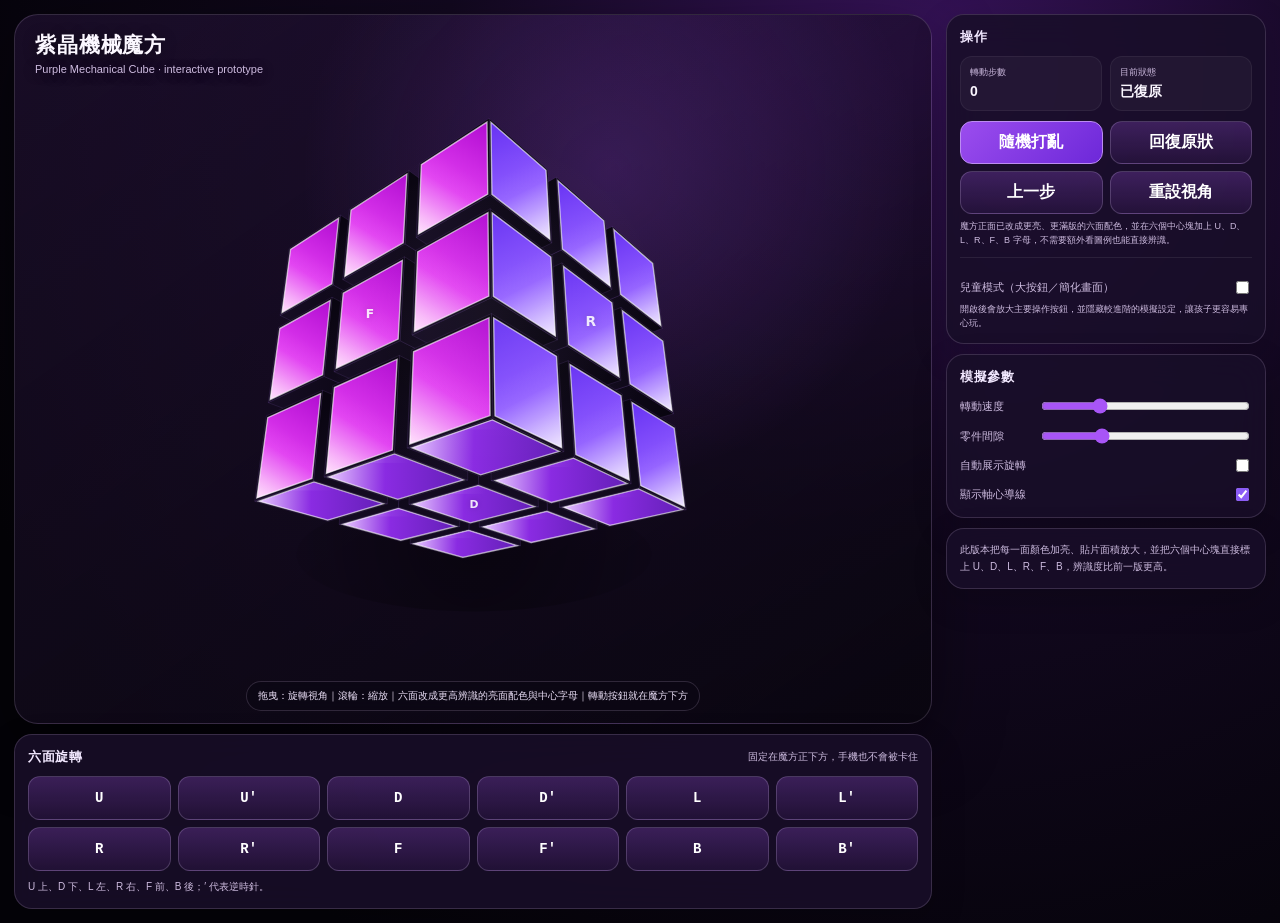
<file: purple-magic-cube/index.html>
<!doctype html>
<html lang="zh-Hant">
<head>
<meta charset="utf-8">
<meta name="viewport" content="width=device-width,initial-scale=1,viewport-fit=cover">
<title>紫晶機械魔方｜3D 模擬器</title>
<link rel="stylesheet" href="style.css">
</head>
<body>
<div class="app">
  <main class="main">
    <section class="stage" id="stage">
      <canvas id="cubeCanvas" aria-label="可操作 3D 魔術方塊"></canvas>
      <div class="brand"><h1>紫晶機械魔方</h1><p>Purple Mechanical Cube · interactive prototype</p></div>
      <div class="hint">拖曳：旋轉視角｜滾輪：縮放｜六面改成更高辨識的亮面配色與中心字母｜轉動按鈕就在魔方下方</div>
    </section>

    <section class="card move-card">
      <div class="move-head"><h2>六面旋轉</h2><small>固定在魔方正下方，手機也不會被卡住</small></div>
      <div class="moves" id="movePad">
        <button data-move="U">U</button><button data-move="U'">U′</button>
        <button data-move="D">D</button><button data-move="D'">D′</button>
        <button data-move="L">L</button><button data-move="L'">L′</button>
        <button data-move="R">R</button><button data-move="R'">R′</button>
        <button data-move="F">F</button><button data-move="F'">F′</button>
        <button data-move="B">B</button><button data-move="B'">B′</button>
      </div>
      <div class="legend">U 上、D 下、L 左、R 右、F 前、B 後；′ 代表逆時針。</div>
    </section>
  </main>

  <aside class="sidebar">
    <section class="card">
      <h2>操作</h2>
      <div class="status">
        <div class="metric"><span>轉動步數</span><strong id="moveCount">0</strong></div>
        <div class="metric"><span>目前狀態</span><strong id="stateText">已復原</strong></div>
      </div>
      <div class="toolbar">
        <button class="primary" id="shuffleBtn">隨機打亂</button>
        <button id="resetBtn">回復原狀</button>
        <button id="undoBtn">上一步</button>
        <button id="cameraBtn">重設視角</button>
      </div>

      <div class="child-copy">魔方正面已改成更亮、更滿版的六面配色，並在六個中心塊加上 U、D、L、R、F、B 字母，不需要額外看圖例也能直接辨識。</div>
      <div class="child-toggle">
        <label class="switch"><span>兒童模式（大按鈕／簡化畫面）</span><input id="childMode" type="checkbox"></label>
        <div class="child-copy">開啟後會放大主要操作按鈕，並隱藏較進階的模擬設定，讓孩子更容易專心玩。</div>
      </div>
    </section>

    <section class="card advanced-card">
      <h2>模擬參數</h2>
      <div class="row"><label>轉動速度</label><input id="speedRange" type="range" min="120" max="650" step="10" value="260"></div>
      <div class="row"><label>零件間隙</label><input id="gapRange" type="range" min="100" max="122" step="1" value="106"></div>
      <label class="switch"><span>自動展示旋轉</span><input id="autoSpin" type="checkbox"></label>
      <label class="switch"><span>顯示軸心導線</span><input id="axisGuide" type="checkbox" checked></label>
    </section>

    <section class="card note note-card">此版本把每一面顏色加亮、貼片面積放大，並把六個中心塊直接標上 U、D、L、R、F、B，辨識度比前一版更高。</section>
  </aside>
</div>

<div class="completion" id="completion" aria-hidden="true">
  <div class="completion-card">
    <div class="confetti" id="confetti"></div>
    <div class="completion-icon">✨🟪✨</div>
    <h3>完成了！</h3>
    <p id="completionText">魔方已經成功復原。</p>
    <button class="primary" id="continueBtn">再玩一次</button>
  </div>
</div>

<script src="app.js" defer></script>
</body>
</html>
</file>
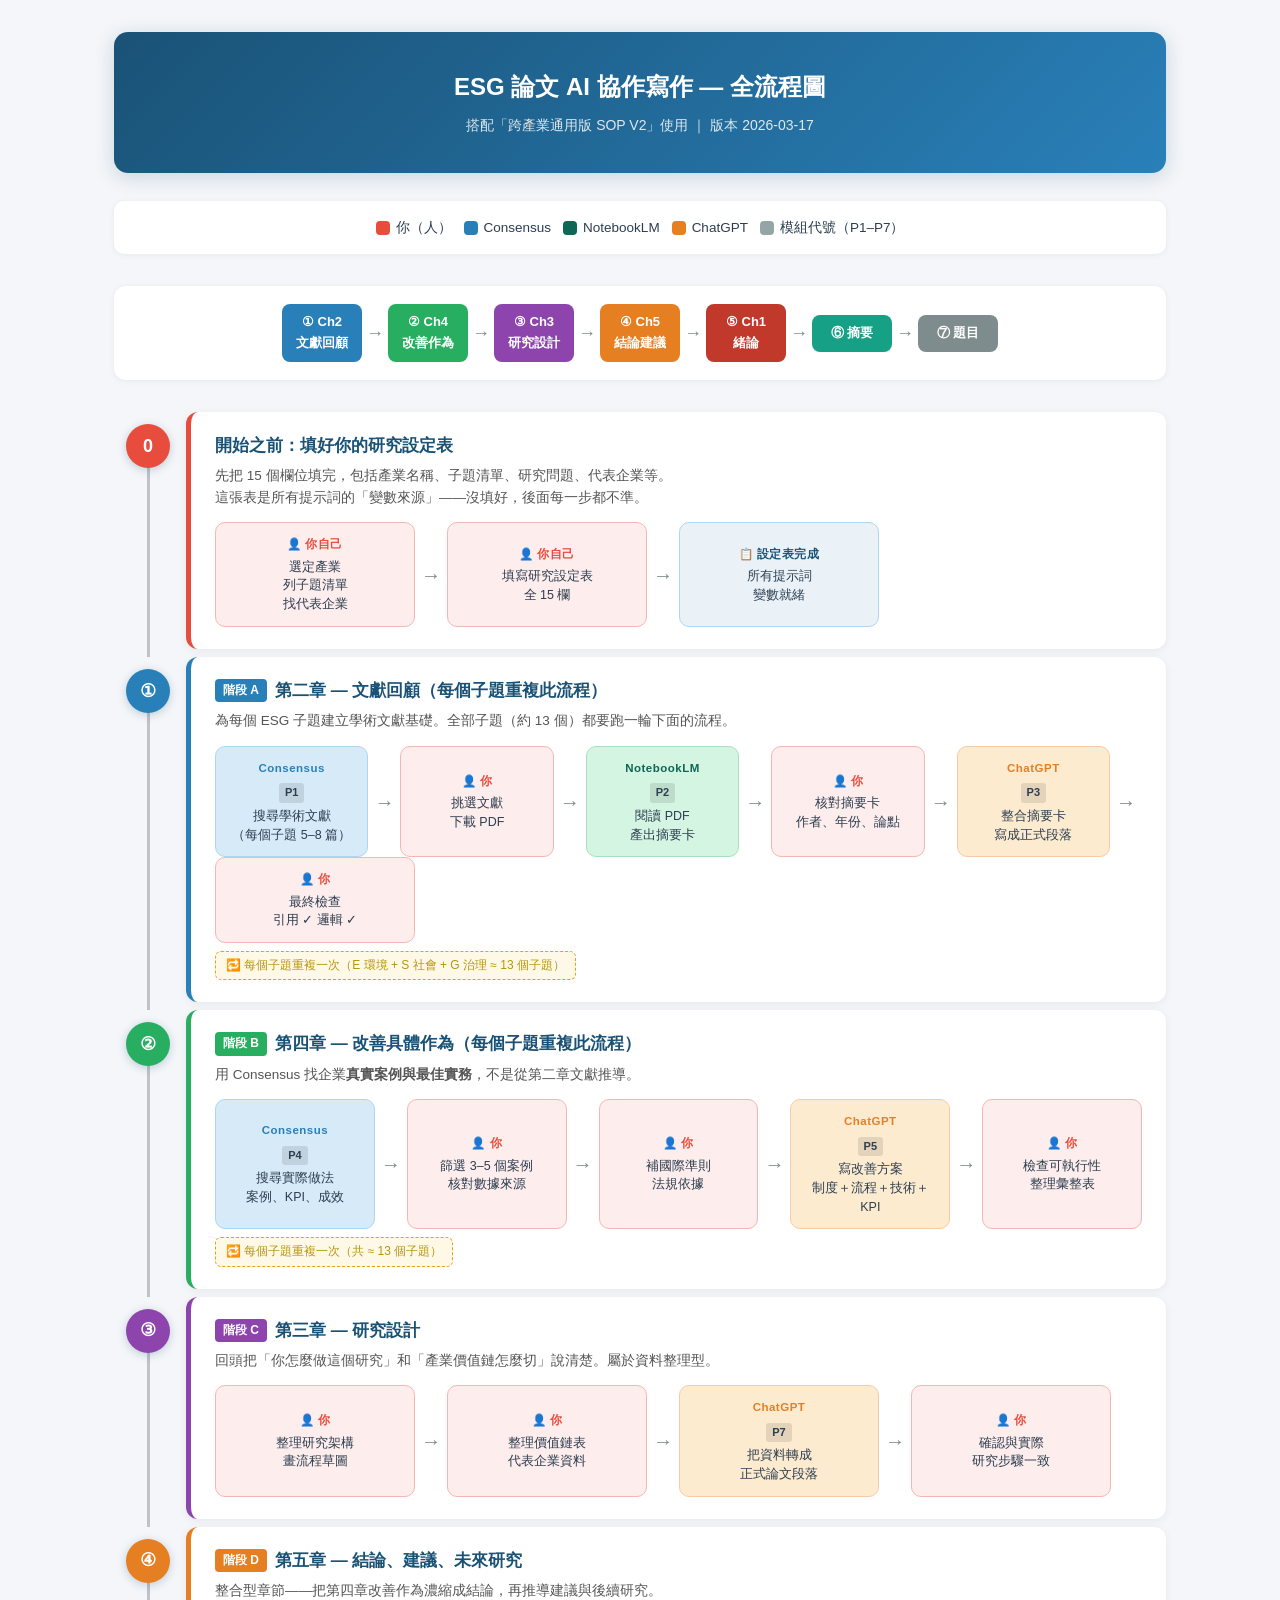
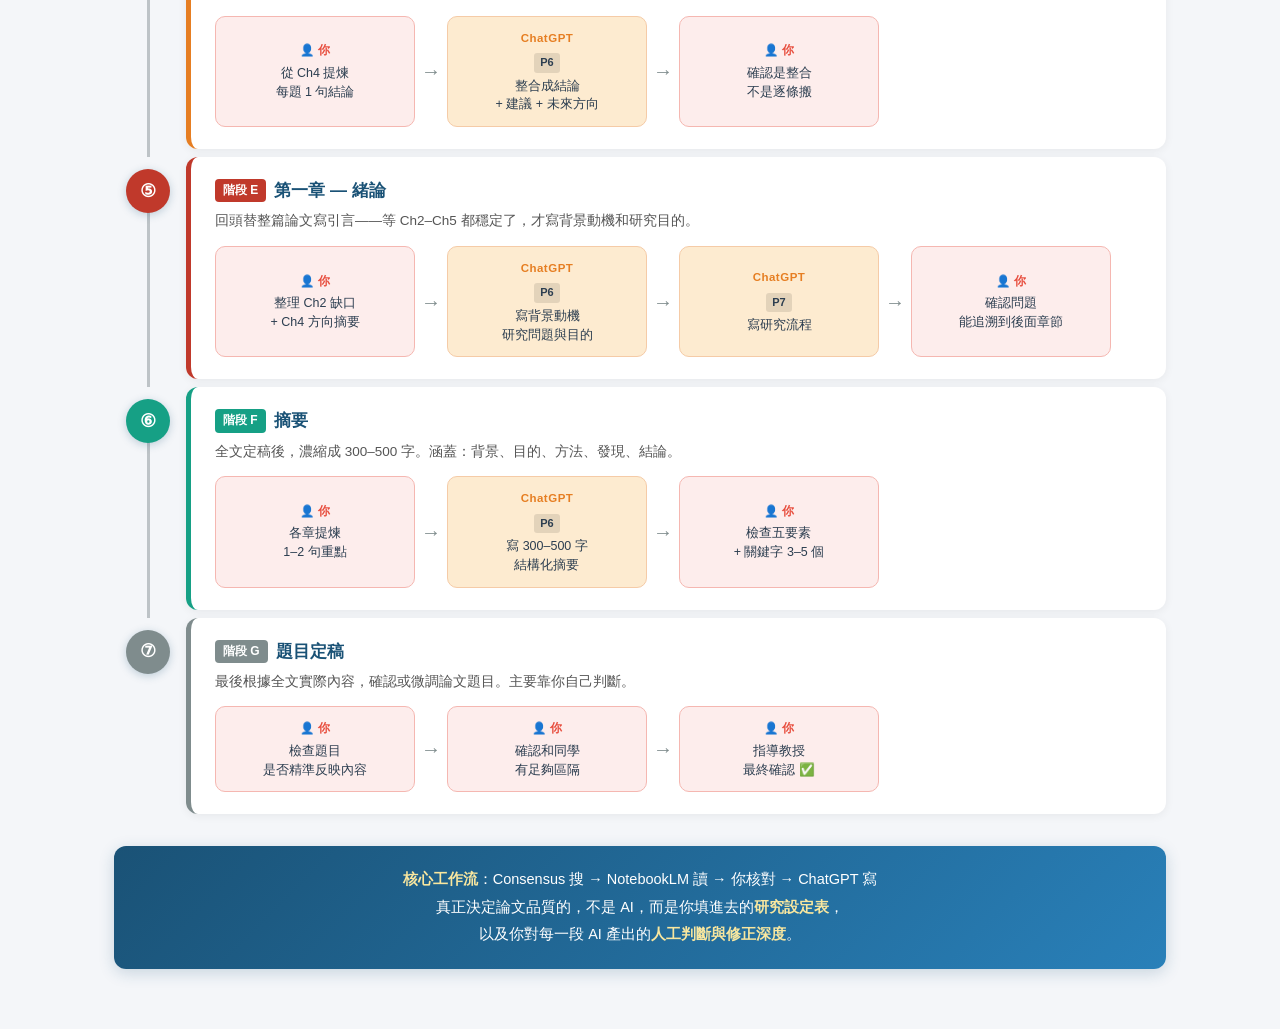
<file: 20260316_ESG論文AI寫作SOP_全流程圖.html>
<!DOCTYPE html>
<html lang="zh-Hant">
<head>
<meta charset="UTF-8">
<meta name="viewport" content="width=device-width, initial-scale=1.0">
<title>ESG 論文 AI 協作寫作 SOP — 全流程圖</title>
<style>
  :root {
    --bg: #f4f6f9;
    --human: #e74c3c;
    --human-bg: #fdedec;
    --consensus: #2980b9;
    --consensus-bg: #d6eaf8;
    --nlm: #0e6655;
    --nlm-bg: #d5f5e3;
    --gpt: #e67e22;
    --gpt-bg: #fdebd0;
    --ch-e: #27ae60;
    --ch-s: #e67e22;
    --ch-g: #8e44ad;
    --primary: #1a5276;
    --surface: #ffffff;
    --border: #ccd1d9;
    --text: #2c3e50;
    --arrow: #7f8c8d;
  }
  * { box-sizing: border-box; margin: 0; padding: 0; }
  body {
    font-family: "Noto Sans TC", "Microsoft JhengHei", "PingFang TC", sans-serif;
    background: var(--bg); color: var(--text);
    line-height: 1.6; padding: 0;
  }

  /* ── 頁面容器 ── */
  .page {
    max-width: 1100px; margin: 0 auto; padding: 32px 24px 60px;
  }

  /* ── 標題區 ── */
  .hero {
    background: linear-gradient(135deg, #1a5276, #2980b9);
    color: #fff; text-align: center;
    padding: 36px 24px; border-radius: 14px;
    margin-bottom: 28px;
    box-shadow: 0 4px 20px rgba(26,82,118,.2);
  }
  .hero h1 { font-size: 24px; margin-bottom: 8px; }
  .hero p { font-size: 14px; opacity: .85; }

  /* ── 圖例 ── */
  .legend {
    display: flex; flex-wrap: wrap; gap: 12px;
    justify-content: center; margin-bottom: 32px;
    padding: 16px 20px; background: #fff; border-radius: 10px;
    box-shadow: 0 1px 6px rgba(0,0,0,.06);
  }
  .legend-item {
    display: flex; align-items: center; gap: 6px; font-size: 13.5px;
  }
  .legend-dot {
    width: 14px; height: 14px; border-radius: 4px; flex-shrink: 0;
  }

  /* ── 主流程 ── */
  .flow { position: relative; }

  /* 階段區塊 */
  .stage {
    position: relative;
    margin-bottom: 8px;
    padding-left: 72px;
  }
  .stage::before {
    content: '';
    position: absolute; left: 33px; top: 44px; bottom: -8px;
    width: 3px; background: #bdc3c7;
  }
  .stage:last-child::before { display: none; }

  .stage-num {
    position: absolute; left: 12px; top: 12px;
    width: 44px; height: 44px; border-radius: 50%;
    background: var(--primary); color: #fff;
    display: flex; align-items: center; justify-content: center;
    font-size: 18px; font-weight: 800;
    box-shadow: 0 2px 8px rgba(26,82,118,.25);
    z-index: 2;
  }

  .stage-card {
    background: #fff; border-radius: 12px;
    padding: 20px 24px 22px;
    box-shadow: 0 2px 10px rgba(0,0,0,.06);
    border-left: 5px solid var(--primary);
  }
  .stage-card h2 {
    font-size: 17px; margin-bottom: 6px; color: var(--primary);
    display: flex; align-items: center; gap: 8px;
  }
  .stage-card h2 .ch-label {
    font-size: 12px; padding: 2px 8px; border-radius: 4px;
    color: #fff; font-weight: 600;
  }
  .stage-card .desc {
    font-size: 13.5px; color: #555; margin-bottom: 14px;
  }

  /* 子步驟流 */
  .sub-flow {
    display: flex; flex-wrap: wrap; align-items: stretch;
    gap: 0; margin: 0;
  }
  .sub-step {
    flex: 1 1 0;
    min-width: 130px;
    max-width: 200px;
    padding: 12px 14px;
    border-radius: 10px;
    font-size: 12.5px;
    text-align: center;
    position: relative;
    display: flex; flex-direction: column;
    align-items: center; justify-content: center;
    gap: 4px;
  }
  .sub-step .tool-name {
    font-weight: 700; font-size: 11.5px; letter-spacing: .5px;
  }
  .sub-step .module-tag {
    display: inline-block;
    font-size: 11px; font-weight: 700;
    background: rgba(0,0,0,.1); border-radius: 3px;
    padding: 1px 6px; margin-top: 2px;
  }
  .sub-step .action { font-size: 12.5px; line-height: 1.5; }

  /* 箭頭 */
  .sub-arrow {
    display: flex; align-items: center; justify-content: center;
    width: 32px; flex-shrink: 0;
    font-size: 20px; color: var(--arrow); font-weight: 700;
  }

  /* 工具顏色 */
  .tool-consensus { background: var(--consensus-bg); border: 1.5px solid #aed6f1; }
  .tool-consensus .tool-name { color: var(--consensus); }
  .tool-nlm { background: var(--nlm-bg); border: 1.5px solid #a9dfbf; }
  .tool-nlm .tool-name { color: var(--nlm); }
  .tool-gpt { background: var(--gpt-bg); border: 1.5px solid #f5cba7; }
  .tool-gpt .tool-name { color: var(--gpt); }
  .tool-human { background: var(--human-bg); border: 1.5px solid #f5b7b1; }
  .tool-human .tool-name { color: var(--human); }

  /* ── 準備階段特殊 ── */
  .prep-stage .stage-card {
    border-left-color: var(--human);
  }
  .prep-stage .stage-num {
    background: var(--human);
  }

  /* ── 章節色碼 ── */
  .border-ch2 { border-left-color: #2980b9; }
  .border-ch4 { border-left-color: #27ae60; }
  .border-ch3 { border-left-color: #8e44ad; }
  .border-ch5 { border-left-color: #e67e22; }
  .border-ch1 { border-left-color: #c0392b; }
  .border-abs { border-left-color: #16a085; }
  .border-title { border-left-color: #7f8c8d; }
  .num-ch2 { background: #2980b9 !important; }
  .num-ch4 { background: #27ae60 !important; }
  .num-ch3 { background: #8e44ad !important; }
  .num-ch5 { background: #e67e22 !important; }
  .num-ch1 { background: #c0392b !important; }
  .num-abs { background: #16a085 !important; }
  .num-title { background: #7f8c8d !important; }

  /* ── 底部提醒 ── */
  .bottom-note {
    margin-top: 32px; padding: 20px 24px;
    background: linear-gradient(135deg, #1a5276, #2980b9);
    color: #fff; border-radius: 12px; font-size: 14.5px;
    line-height: 1.9; text-align: center;
    box-shadow: 0 4px 16px rgba(26,82,118,.2);
  }
  .bottom-note strong { color: #f9e79f; }

  /* ── 整體流程圖概覽（頂部簡圖） ── */
  .overview {
    display: flex; flex-wrap: wrap;
    align-items: center; justify-content: center;
    gap: 0; margin-bottom: 32px;
    padding: 18px 16px; background: #fff;
    border-radius: 12px; box-shadow: 0 1px 6px rgba(0,0,0,.06);
  }
  .ov-box {
    padding: 8px 14px; border-radius: 8px;
    font-size: 13px; font-weight: 700;
    text-align: center; color: #fff;
    min-width: 80px;
  }
  .ov-arrow {
    font-size: 18px; color: var(--arrow);
    padding: 0 4px; font-weight: 700;
  }

  /* ── 每個子題循環提示 ── */
  .loop-hint {
    display: inline-block;
    background: #fef9e7; border: 1px dashed #f39c12;
    border-radius: 6px; padding: 4px 10px;
    font-size: 12px; color: #b7950b; margin-top: 8px;
  }

  /* ── 響應式 ── */
  @media (max-width: 700px) {
    .page { padding: 16px 10px 40px; }
    .stage { padding-left: 56px; }
    .stage-num { left: 4px; width: 36px; height: 36px; font-size: 15px; }
    .stage::before { left: 21px; }
    .sub-flow { flex-direction: column; align-items: stretch; }
    .sub-step { max-width: 100%; }
    .sub-arrow { width: 100%; height: 24px; transform: rotate(90deg); }
    .overview { flex-direction: column; }
    .ov-arrow { transform: rotate(90deg); padding: 4px 0; }
  }

  @media print {
    .page { max-width: 100%; padding: 12px; }
    .stage-card { break-inside: avoid; }
  }
</style>
</head>
<body>
<div class="page">

<!-- ════════ 標題 ════════ -->
<div class="hero">
  <h1>ESG 論文 AI 協作寫作 — 全流程圖</h1>
  <p>搭配「跨產業通用版 SOP V2」使用 ｜ 版本 2026-03-17</p>
</div>

<!-- ════════ 圖例 ════════ -->
<div class="legend">
  <div class="legend-item"><div class="legend-dot" style="background:var(--human)"></div>你（人）</div>
  <div class="legend-item"><div class="legend-dot" style="background:var(--consensus)"></div>Consensus</div>
  <div class="legend-item"><div class="legend-dot" style="background:var(--nlm)"></div>NotebookLM</div>
  <div class="legend-item"><div class="legend-dot" style="background:var(--gpt)"></div>ChatGPT</div>
  <div class="legend-item"><div class="legend-dot" style="background:#95a5a6"></div>模組代號（P1–P7）</div>
</div>

<!-- ════════ 寫作順序概覽 ════════ -->
<div class="overview">
  <div class="ov-box" style="background:#2980b9">① Ch2<br>文獻回顧</div>
  <span class="ov-arrow">→</span>
  <div class="ov-box" style="background:#27ae60">② Ch4<br>改善作為</div>
  <span class="ov-arrow">→</span>
  <div class="ov-box" style="background:#8e44ad">③ Ch3<br>研究設計</div>
  <span class="ov-arrow">→</span>
  <div class="ov-box" style="background:#e67e22">④ Ch5<br>結論建議</div>
  <span class="ov-arrow">→</span>
  <div class="ov-box" style="background:#c0392b">⑤ Ch1<br>緒論</div>
  <span class="ov-arrow">→</span>
  <div class="ov-box" style="background:#16a085">⑥ 摘要</div>
  <span class="ov-arrow">→</span>
  <div class="ov-box" style="background:#7f8c8d">⑦ 題目</div>
</div>

<!-- ════════ 流程開始 ════════ -->
<div class="flow">

<!-- ────── 步驟 0：準備 ────── -->
<div class="stage prep-stage">
  <div class="stage-num" style="background:var(--human)">0</div>
  <div class="stage-card" style="border-left-color:var(--human)">
    <h2>開始之前：填好你的研究設定表</h2>
    <p class="desc">先把 15 個欄位填完，包括產業名稱、子題清單、研究問題、代表企業等。<br>這張表是所有提示詞的「變數來源」——沒填好，後面每一步都不準。</p>
    <div class="sub-flow">
      <div class="sub-step tool-human">
        <span class="tool-name">👤 你自己</span>
        <span class="action">選定產業<br>列子題清單<br>找代表企業</span>
      </div>
      <div class="sub-arrow">→</div>
      <div class="sub-step tool-human">
        <span class="tool-name">👤 你自己</span>
        <span class="action">填寫研究設定表<br>全 15 欄</span>
      </div>
      <div class="sub-arrow">→</div>
      <div class="sub-step" style="background:#eaf2f8; border:1.5px solid #aed6f1;">
        <span class="tool-name" style="color:var(--primary)">📋 設定表完成</span>
        <span class="action">所有提示詞<br>變數就緒</span>
      </div>
    </div>
  </div>
</div>

<!-- ────── 步驟 ①：第二章 ────── -->
<div class="stage">
  <div class="stage-num num-ch2">①</div>
  <div class="stage-card border-ch2">
    <h2>
      <span class="ch-label" style="background:#2980b9">階段 A</span>
      第二章 — 文獻回顧（每個子題重複此流程）
    </h2>
    <p class="desc">為每個 ESG 子題建立學術文獻基礎。全部子題（約 13 個）都要跑一輪下面的流程。</p>
    <div class="sub-flow">
      <div class="sub-step tool-consensus">
        <span class="tool-name">Consensus</span>
        <span class="module-tag">P1</span>
        <span class="action">搜尋學術文獻<br>（每個子題 5–8 篇）</span>
      </div>
      <div class="sub-arrow">→</div>
      <div class="sub-step tool-human">
        <span class="tool-name">👤 你</span>
        <span class="action">挑選文獻<br>下載 PDF</span>
      </div>
      <div class="sub-arrow">→</div>
      <div class="sub-step tool-nlm">
        <span class="tool-name">NotebookLM</span>
        <span class="module-tag">P2</span>
        <span class="action">閱讀 PDF<br>產出摘要卡</span>
      </div>
      <div class="sub-arrow">→</div>
      <div class="sub-step tool-human">
        <span class="tool-name">👤 你</span>
        <span class="action">核對摘要卡<br>作者、年份、論點</span>
      </div>
      <div class="sub-arrow">→</div>
      <div class="sub-step tool-gpt">
        <span class="tool-name">ChatGPT</span>
        <span class="module-tag">P3</span>
        <span class="action">整合摘要卡<br>寫成正式段落</span>
      </div>
      <div class="sub-arrow">→</div>
      <div class="sub-step tool-human">
        <span class="tool-name">👤 你</span>
        <span class="action">最終檢查<br>引用 ✓ 邏輯 ✓</span>
      </div>
    </div>
    <div class="loop-hint">🔁 每個子題重複一次（E 環境 + S 社會 + G 治理 ≈ 13 個子題）</div>
  </div>
</div>

<!-- ────── 步驟 ②：第四章 ────── -->
<div class="stage">
  <div class="stage-num num-ch4">②</div>
  <div class="stage-card border-ch4">
    <h2>
      <span class="ch-label" style="background:#27ae60">階段 B</span>
      第四章 — 改善具體作為（每個子題重複此流程）
    </h2>
    <p class="desc">用 Consensus 找企業<strong>真實案例與最佳實務</strong>，不是從第二章文獻推導。</p>
    <div class="sub-flow">
      <div class="sub-step tool-consensus">
        <span class="tool-name">Consensus</span>
        <span class="module-tag">P4</span>
        <span class="action">搜尋實際做法<br>案例、KPI、成效</span>
      </div>
      <div class="sub-arrow">→</div>
      <div class="sub-step tool-human">
        <span class="tool-name">👤 你</span>
        <span class="action">篩選 3–5 個案例<br>核對數據來源</span>
      </div>
      <div class="sub-arrow">→</div>
      <div class="sub-step tool-human">
        <span class="tool-name">👤 你</span>
        <span class="action">補國際準則<br>法規依據</span>
      </div>
      <div class="sub-arrow">→</div>
      <div class="sub-step tool-gpt">
        <span class="tool-name">ChatGPT</span>
        <span class="module-tag">P5</span>
        <span class="action">寫改善方案<br>制度＋流程＋技術＋KPI</span>
      </div>
      <div class="sub-arrow">→</div>
      <div class="sub-step tool-human">
        <span class="tool-name">👤 你</span>
        <span class="action">檢查可執行性<br>整理彙整表</span>
      </div>
    </div>
    <div class="loop-hint">🔁 每個子題重複一次（共 ≈ 13 個子題）</div>
  </div>
</div>

<!-- ────── 步驟 ③：第三章 ────── -->
<div class="stage">
  <div class="stage-num num-ch3">③</div>
  <div class="stage-card border-ch3">
    <h2>
      <span class="ch-label" style="background:#8e44ad">階段 C</span>
      第三章 — 研究設計
    </h2>
    <p class="desc">回頭把「你怎麼做這個研究」和「產業價值鏈怎麼切」說清楚。屬於資料整理型。</p>
    <div class="sub-flow">
      <div class="sub-step tool-human">
        <span class="tool-name">👤 你</span>
        <span class="action">整理研究架構<br>畫流程草圖</span>
      </div>
      <div class="sub-arrow">→</div>
      <div class="sub-step tool-human">
        <span class="tool-name">👤 你</span>
        <span class="action">整理價值鏈表<br>代表企業資料</span>
      </div>
      <div class="sub-arrow">→</div>
      <div class="sub-step tool-gpt">
        <span class="tool-name">ChatGPT</span>
        <span class="module-tag">P7</span>
        <span class="action">把資料轉成<br>正式論文段落</span>
      </div>
      <div class="sub-arrow">→</div>
      <div class="sub-step tool-human">
        <span class="tool-name">👤 你</span>
        <span class="action">確認與實際<br>研究步驟一致</span>
      </div>
    </div>
  </div>
</div>

<!-- ────── 步驟 ④：第五章 ────── -->
<div class="stage">
  <div class="stage-num num-ch5">④</div>
  <div class="stage-card border-ch5">
    <h2>
      <span class="ch-label" style="background:#e67e22">階段 D</span>
      第五章 — 結論、建議、未來研究
    </h2>
    <p class="desc">整合型章節——把第四章改善作為濃縮成結論，再推導建議與後續研究。</p>
    <div class="sub-flow">
      <div class="sub-step tool-human">
        <span class="tool-name">👤 你</span>
        <span class="action">從 Ch4 提煉<br>每題 1 句結論</span>
      </div>
      <div class="sub-arrow">→</div>
      <div class="sub-step tool-gpt">
        <span class="tool-name">ChatGPT</span>
        <span class="module-tag">P6</span>
        <span class="action">整合成結論<br>+ 建議 + 未來方向</span>
      </div>
      <div class="sub-arrow">→</div>
      <div class="sub-step tool-human">
        <span class="tool-name">👤 你</span>
        <span class="action">確認是整合<br>不是逐條搬</span>
      </div>
    </div>
  </div>
</div>

<!-- ────── 步驟 ⑤：第一章 ────── -->
<div class="stage">
  <div class="stage-num num-ch1">⑤</div>
  <div class="stage-card border-ch1">
    <h2>
      <span class="ch-label" style="background:#c0392b">階段 E</span>
      第一章 — 緒論
    </h2>
    <p class="desc">回頭替整篇論文寫引言——等 Ch2–Ch5 都穩定了，才寫背景動機和研究目的。</p>
    <div class="sub-flow">
      <div class="sub-step tool-human">
        <span class="tool-name">👤 你</span>
        <span class="action">整理 Ch2 缺口<br>+ Ch4 方向摘要</span>
      </div>
      <div class="sub-arrow">→</div>
      <div class="sub-step tool-gpt">
        <span class="tool-name">ChatGPT</span>
        <span class="module-tag">P6</span>
        <span class="action">寫背景動機<br>研究問題與目的</span>
      </div>
      <div class="sub-arrow">→</div>
      <div class="sub-step tool-gpt">
        <span class="tool-name">ChatGPT</span>
        <span class="module-tag">P7</span>
        <span class="action">寫研究流程</span>
      </div>
      <div class="sub-arrow">→</div>
      <div class="sub-step tool-human">
        <span class="tool-name">👤 你</span>
        <span class="action">確認問題<br>能追溯到後面章節</span>
      </div>
    </div>
  </div>
</div>

<!-- ────── 步驟 ⑥：摘要 ────── -->
<div class="stage">
  <div class="stage-num num-abs">⑥</div>
  <div class="stage-card border-abs">
    <h2>
      <span class="ch-label" style="background:#16a085">階段 F</span>
      摘要
    </h2>
    <p class="desc">全文定稿後，濃縮成 300–500 字。涵蓋：背景、目的、方法、發現、結論。</p>
    <div class="sub-flow">
      <div class="sub-step tool-human">
        <span class="tool-name">👤 你</span>
        <span class="action">各章提煉<br>1–2 句重點</span>
      </div>
      <div class="sub-arrow">→</div>
      <div class="sub-step tool-gpt">
        <span class="tool-name">ChatGPT</span>
        <span class="module-tag">P6</span>
        <span class="action">寫 300–500 字<br>結構化摘要</span>
      </div>
      <div class="sub-arrow">→</div>
      <div class="sub-step tool-human">
        <span class="tool-name">👤 你</span>
        <span class="action">檢查五要素<br>+ 關鍵字 3–5 個</span>
      </div>
    </div>
  </div>
</div>

<!-- ────── 步驟 ⑦：題目 ────── -->
<div class="stage">
  <div class="stage-num num-title">⑦</div>
  <div class="stage-card border-title">
    <h2>
      <span class="ch-label" style="background:#7f8c8d">階段 G</span>
      題目定稿
    </h2>
    <p class="desc">最後根據全文實際內容，確認或微調論文題目。主要靠你自己判斷。</p>
    <div class="sub-flow">
      <div class="sub-step tool-human">
        <span class="tool-name">👤 你</span>
        <span class="action">檢查題目<br>是否精準反映內容</span>
      </div>
      <div class="sub-arrow">→</div>
      <div class="sub-step tool-human">
        <span class="tool-name">👤 你</span>
        <span class="action">確認和同學<br>有足夠區隔</span>
      </div>
      <div class="sub-arrow">→</div>
      <div class="sub-step tool-human">
        <span class="tool-name">👤 你</span>
        <span class="action">指導教授<br>最終確認 ✅</span>
      </div>
    </div>
  </div>
</div>

</div><!-- .flow end -->

<!-- ════════ 底部提醒 ════════ -->
<div class="bottom-note">
  <strong>核心工作流</strong>：Consensus 搜 → NotebookLM 讀 → 你核對 → ChatGPT 寫<br>
  真正決定論文品質的，不是 AI，而是你填進去的<strong>研究設定表</strong>，<br>
  以及你對每一段 AI 產出的<strong>人工判斷與修正深度</strong>。
</div>

</div><!-- .page end -->
</body>
</html>
</file>
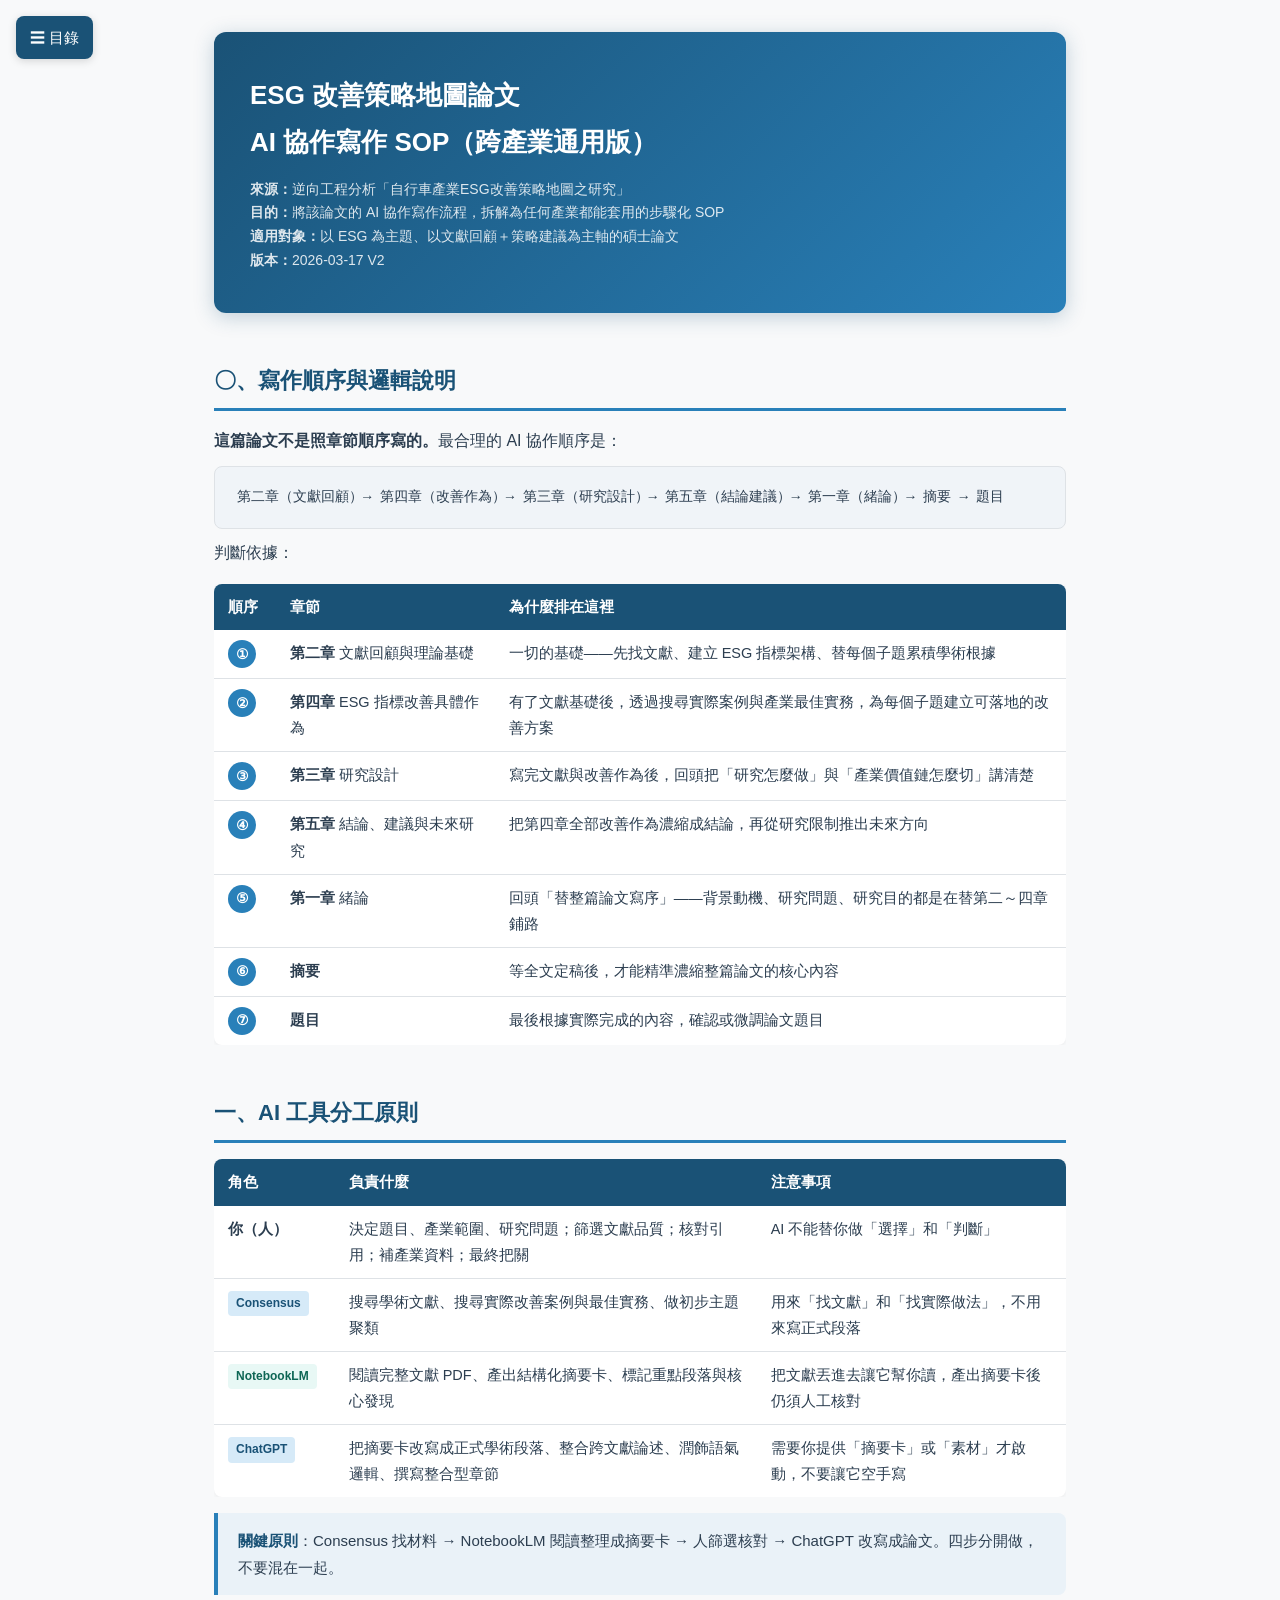
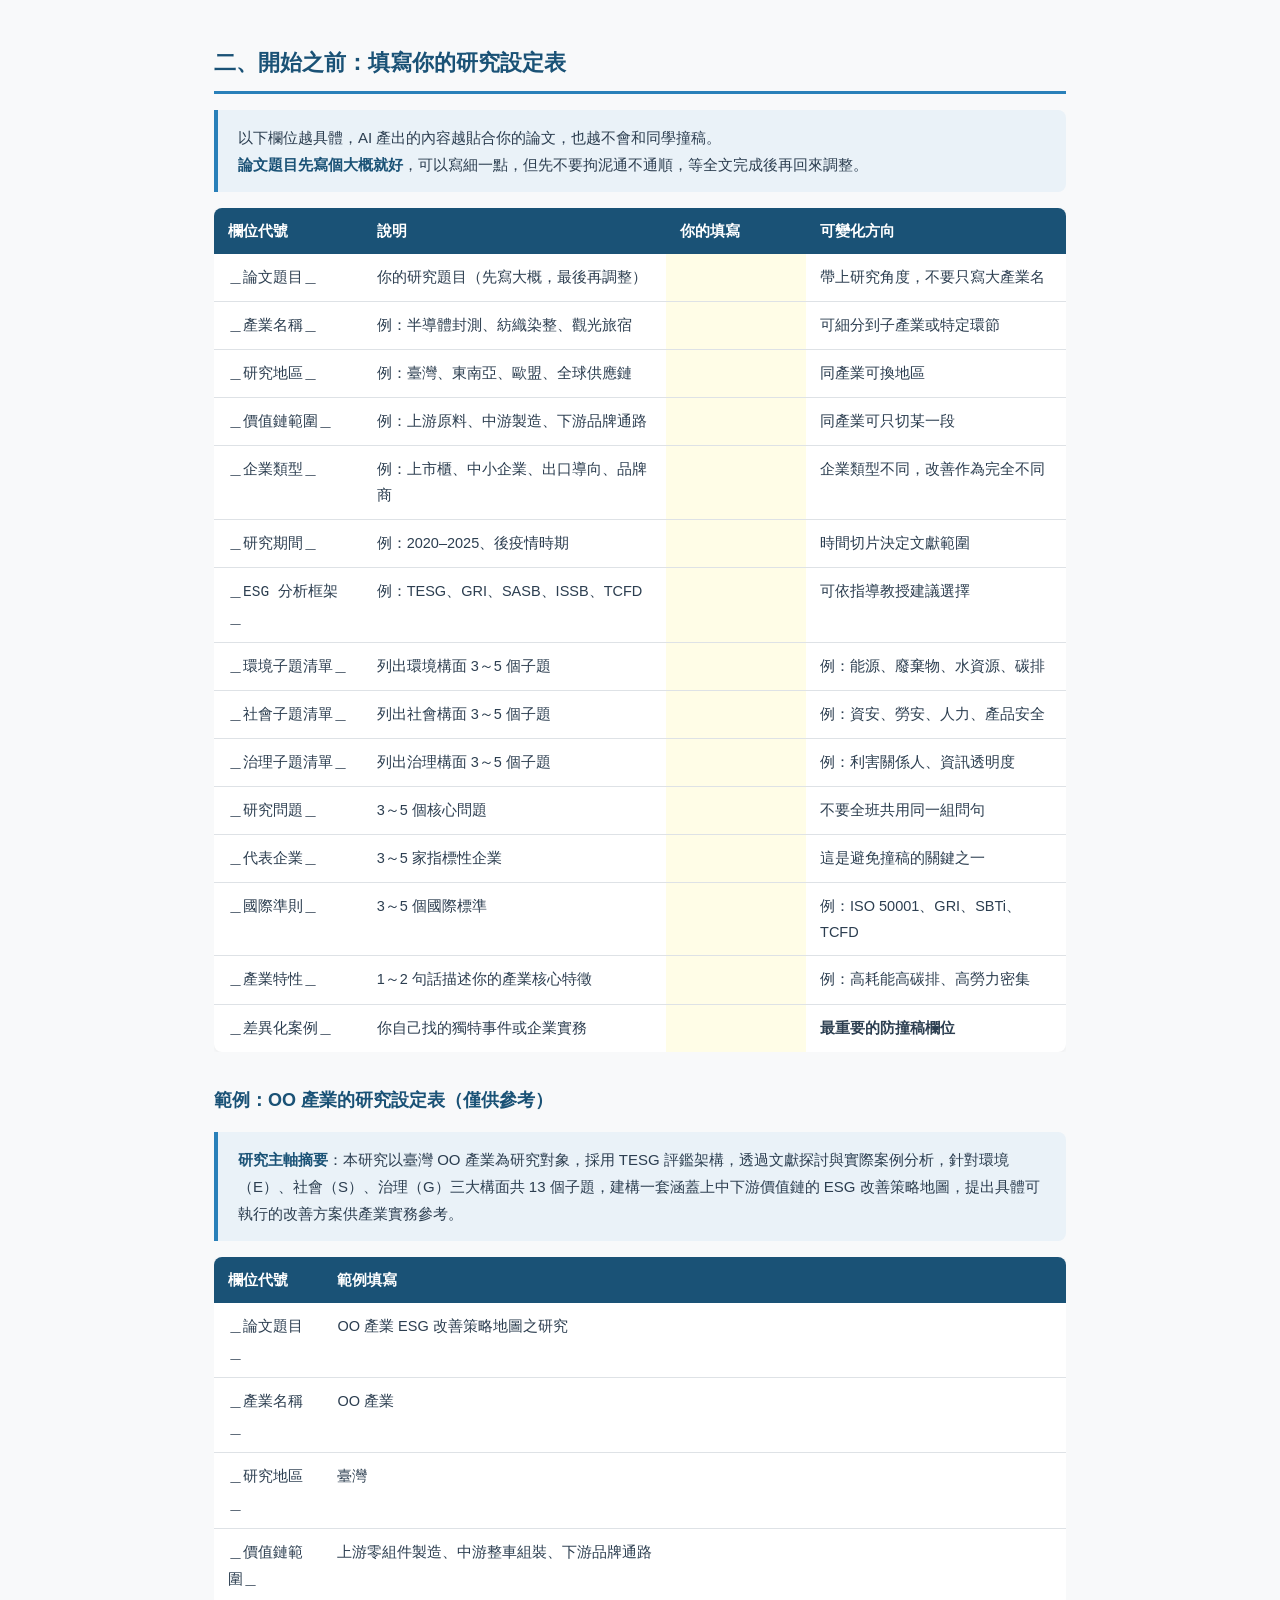
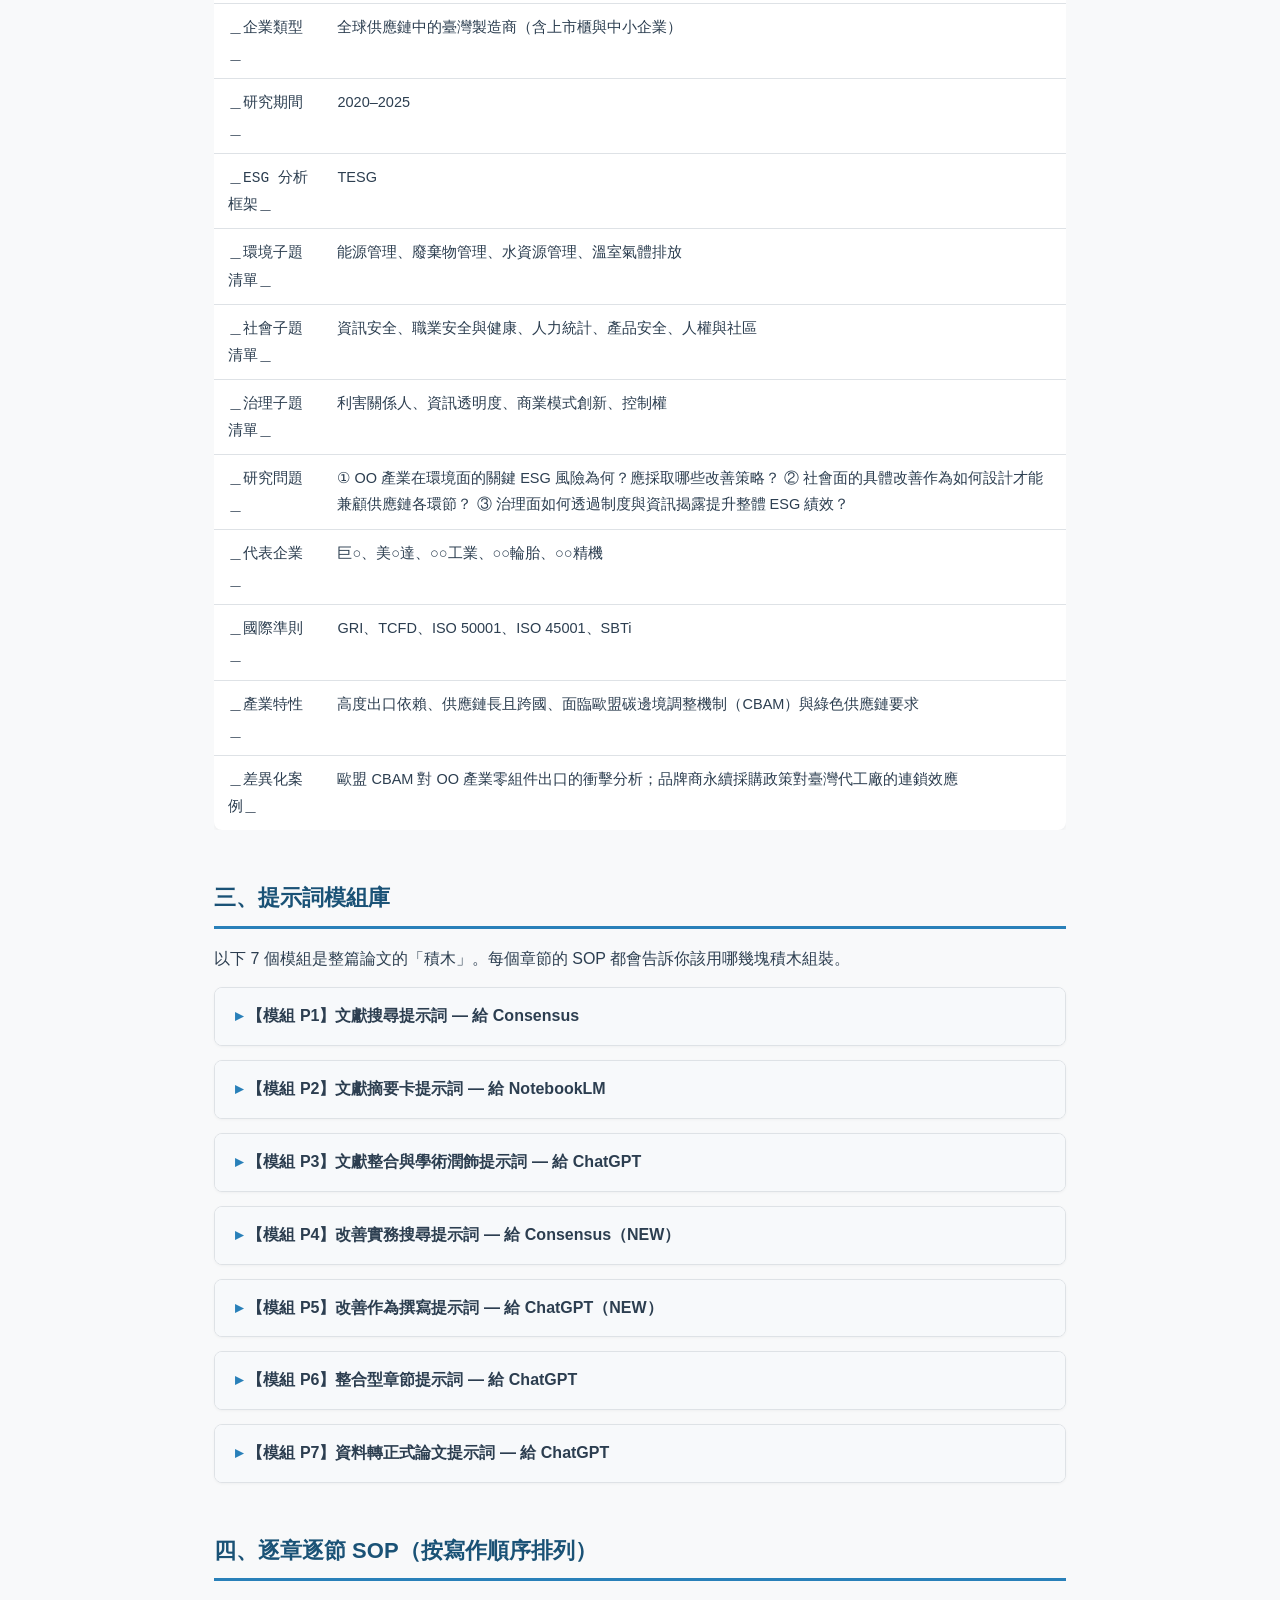
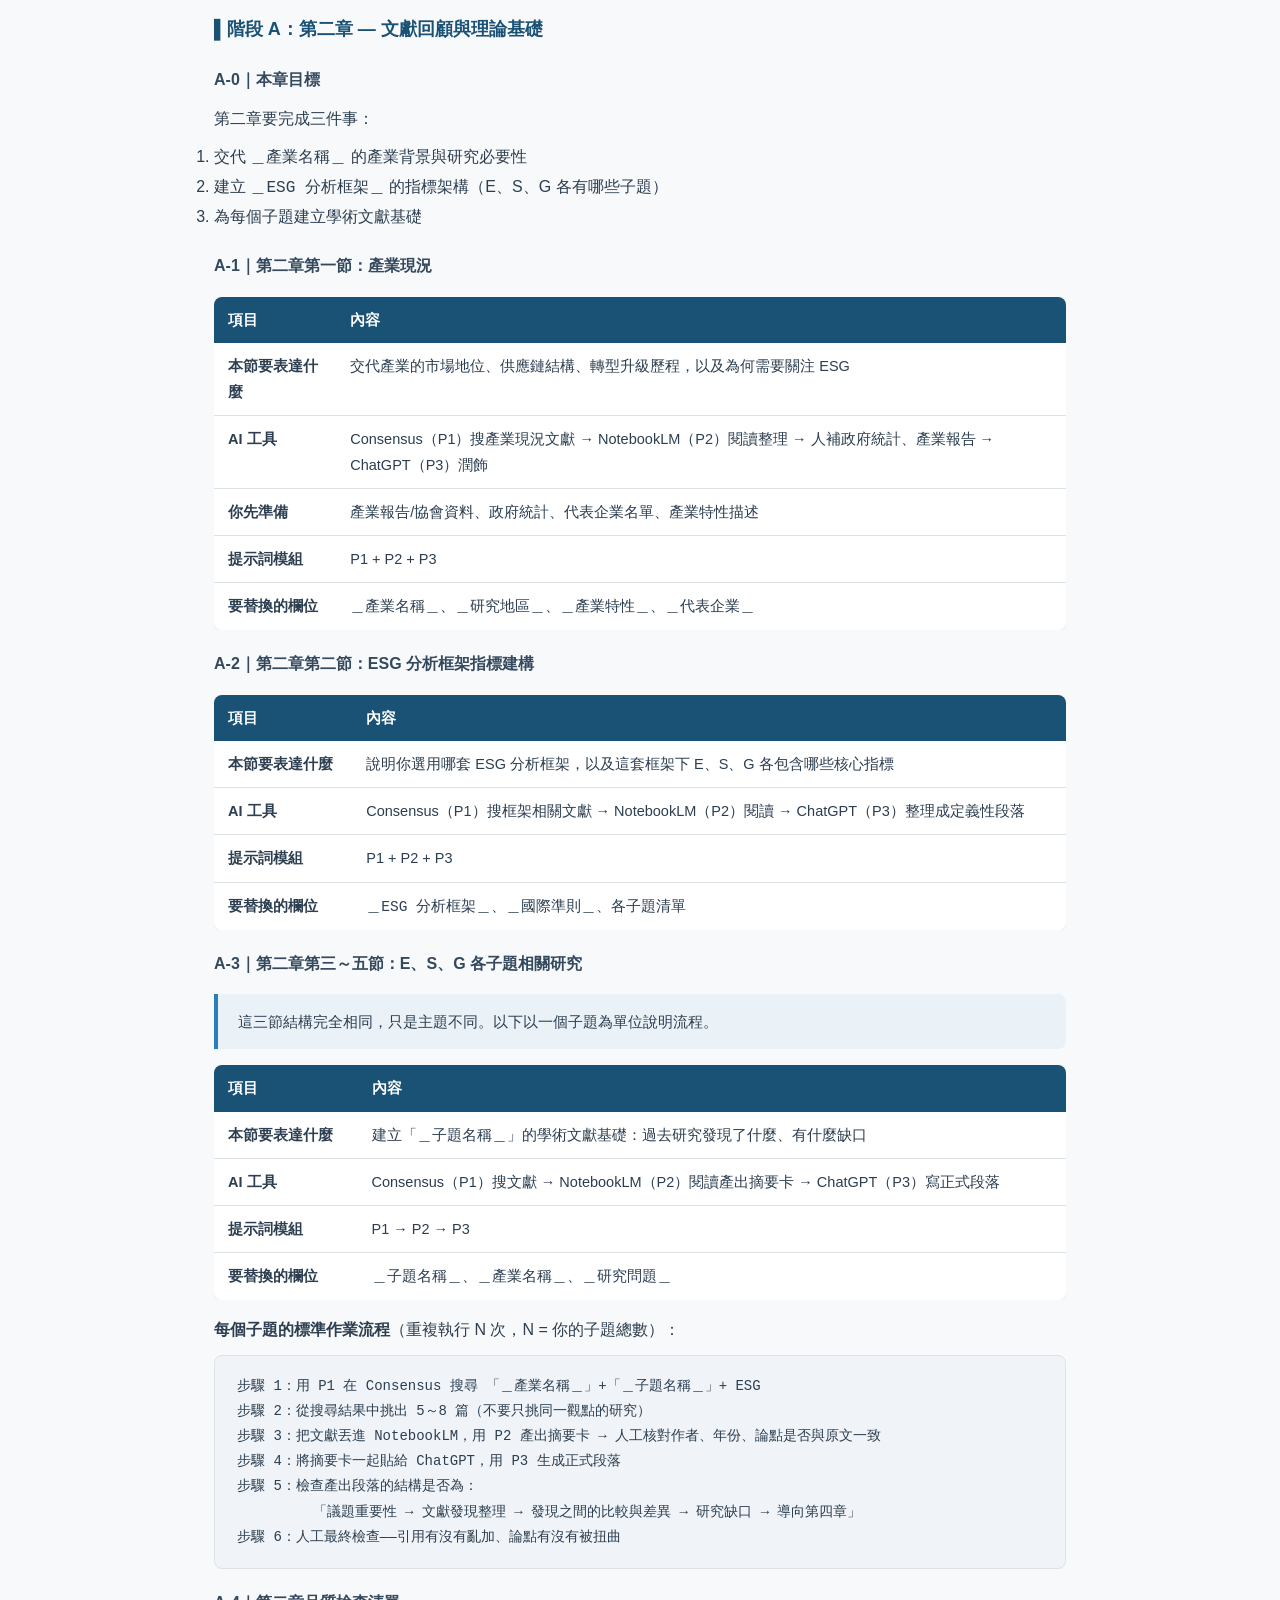
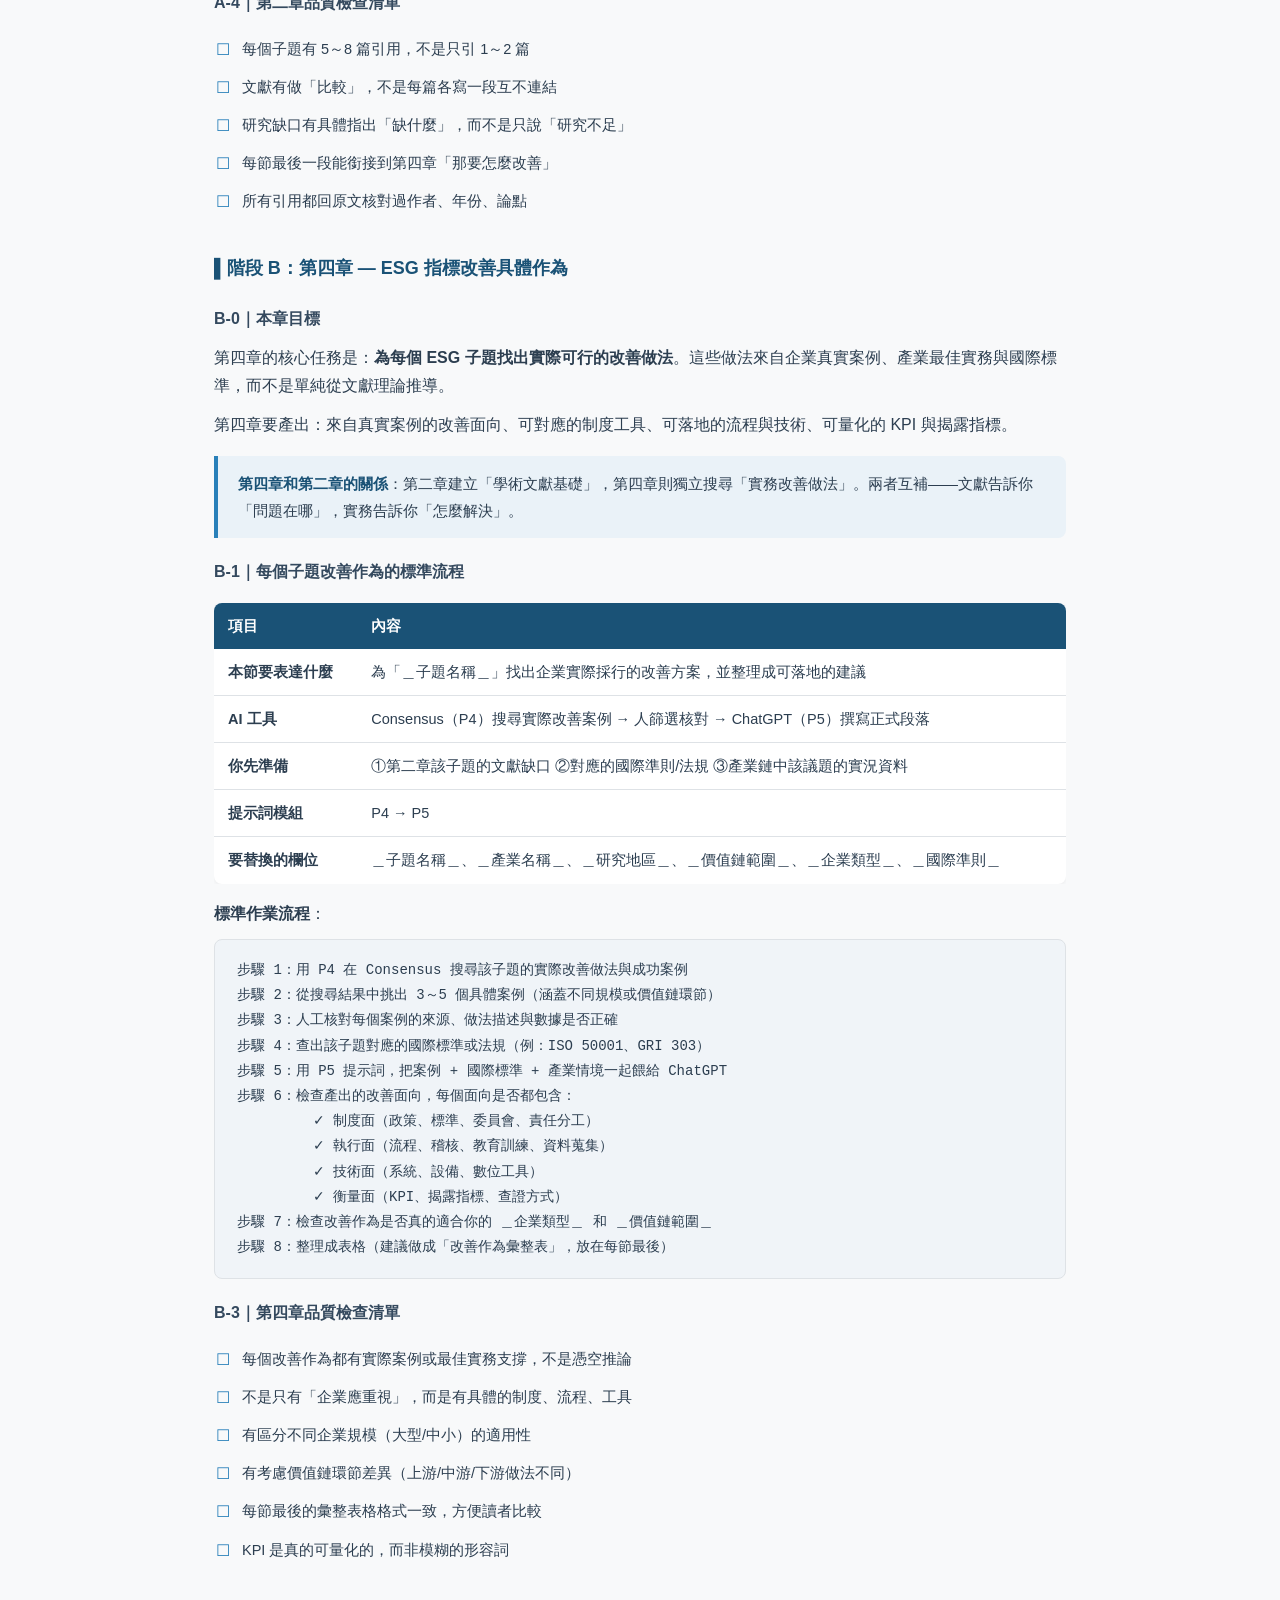
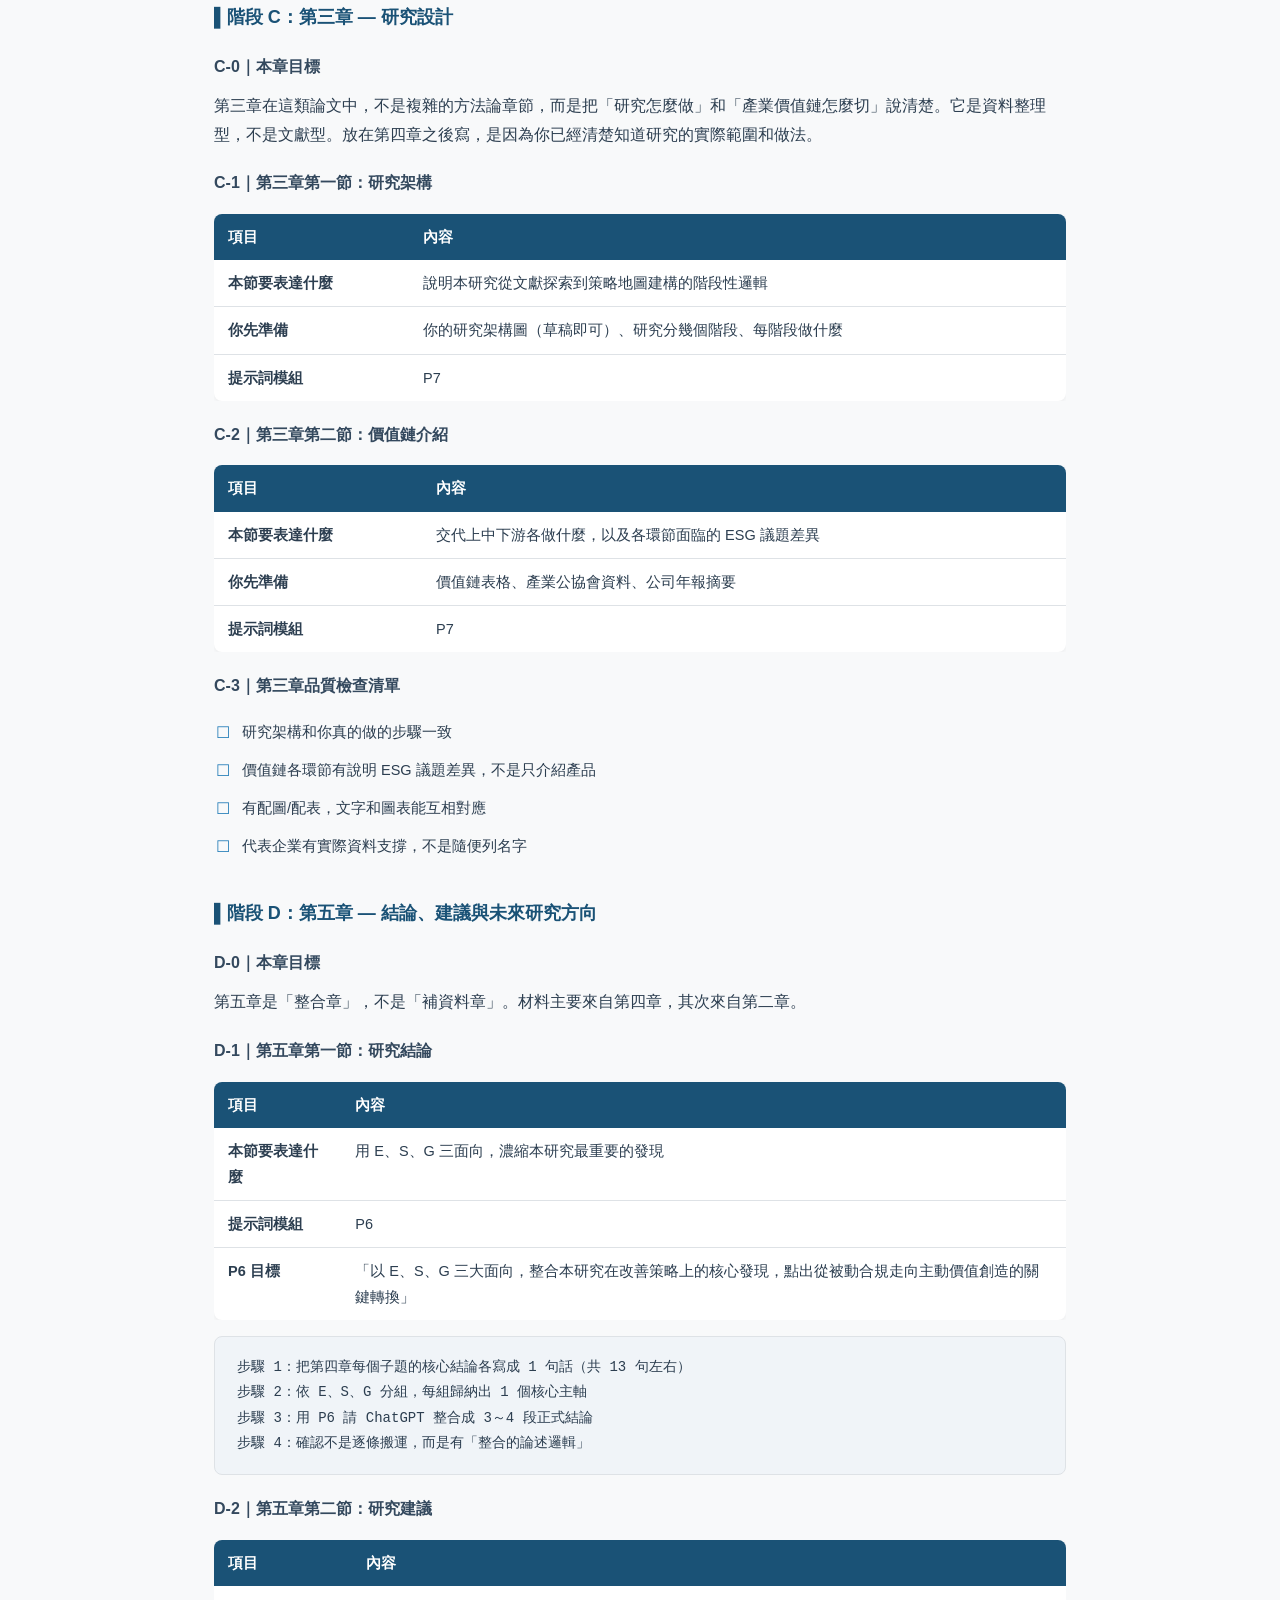
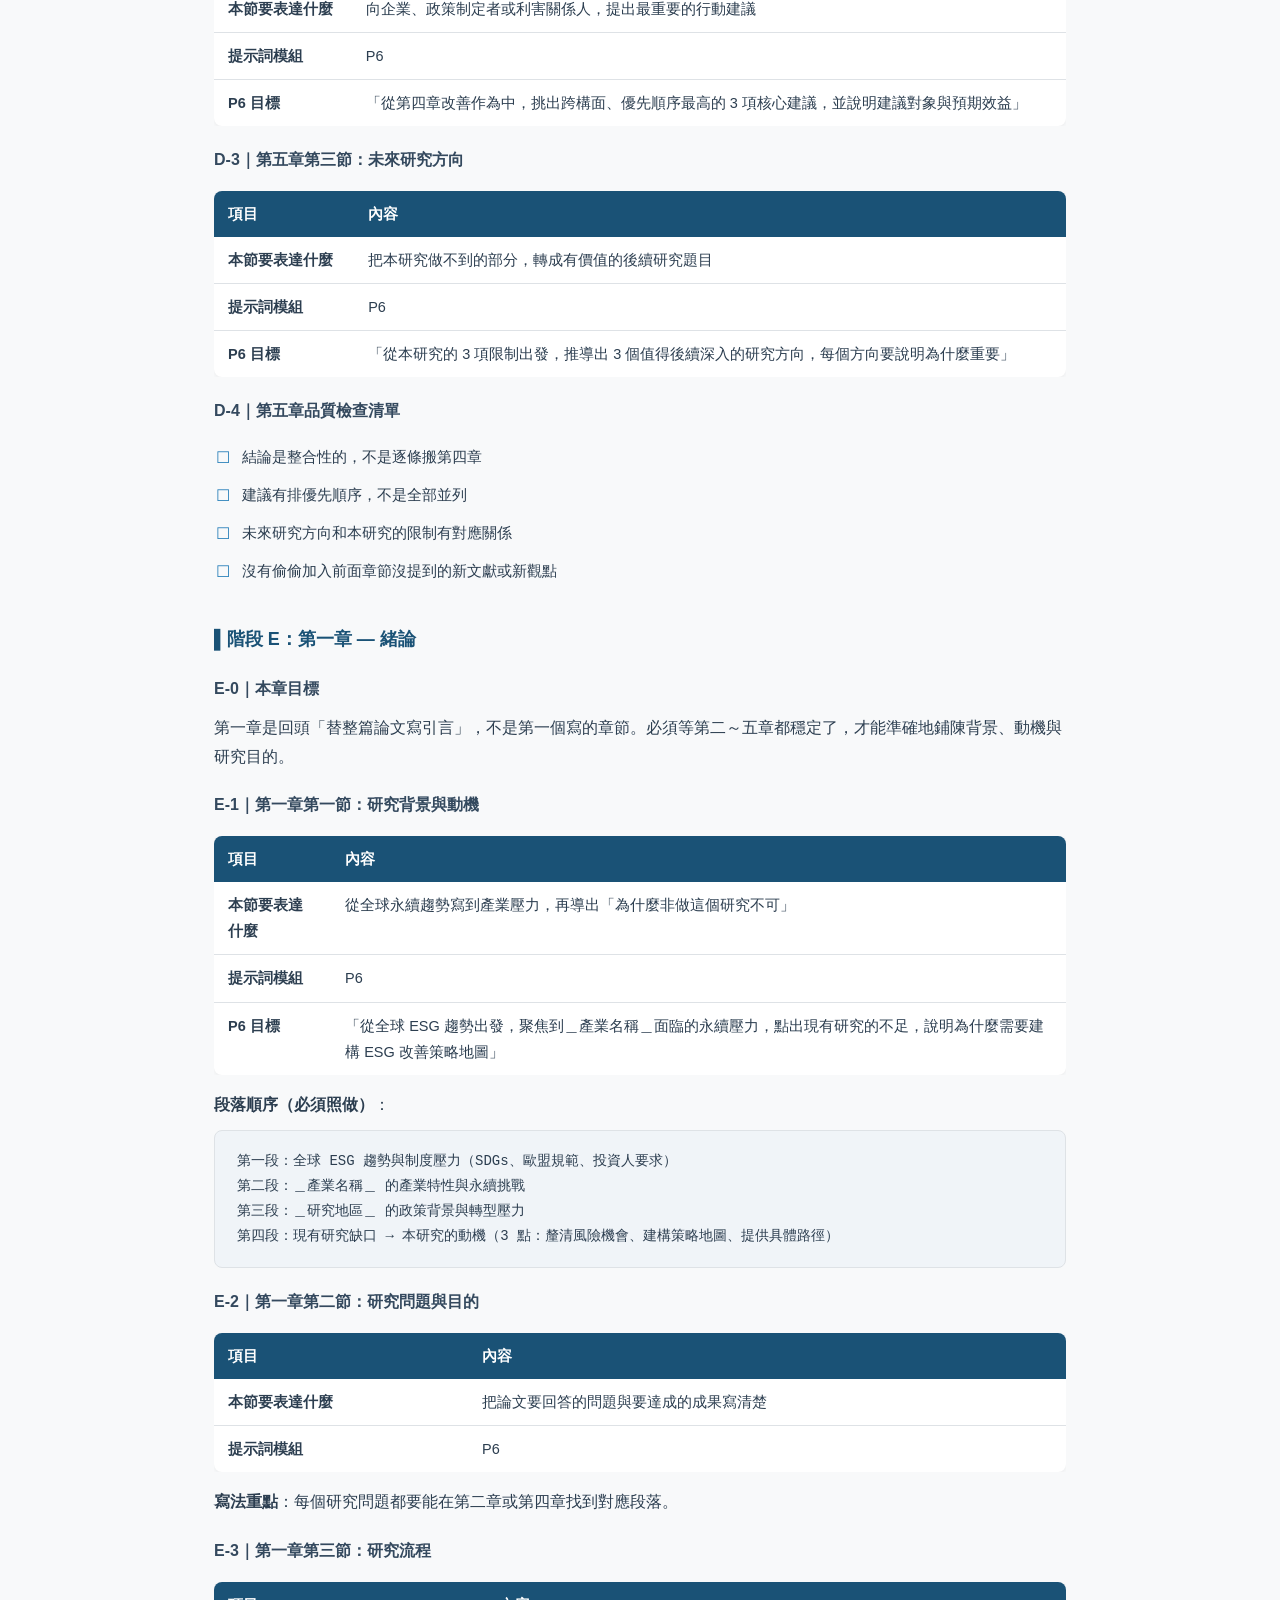
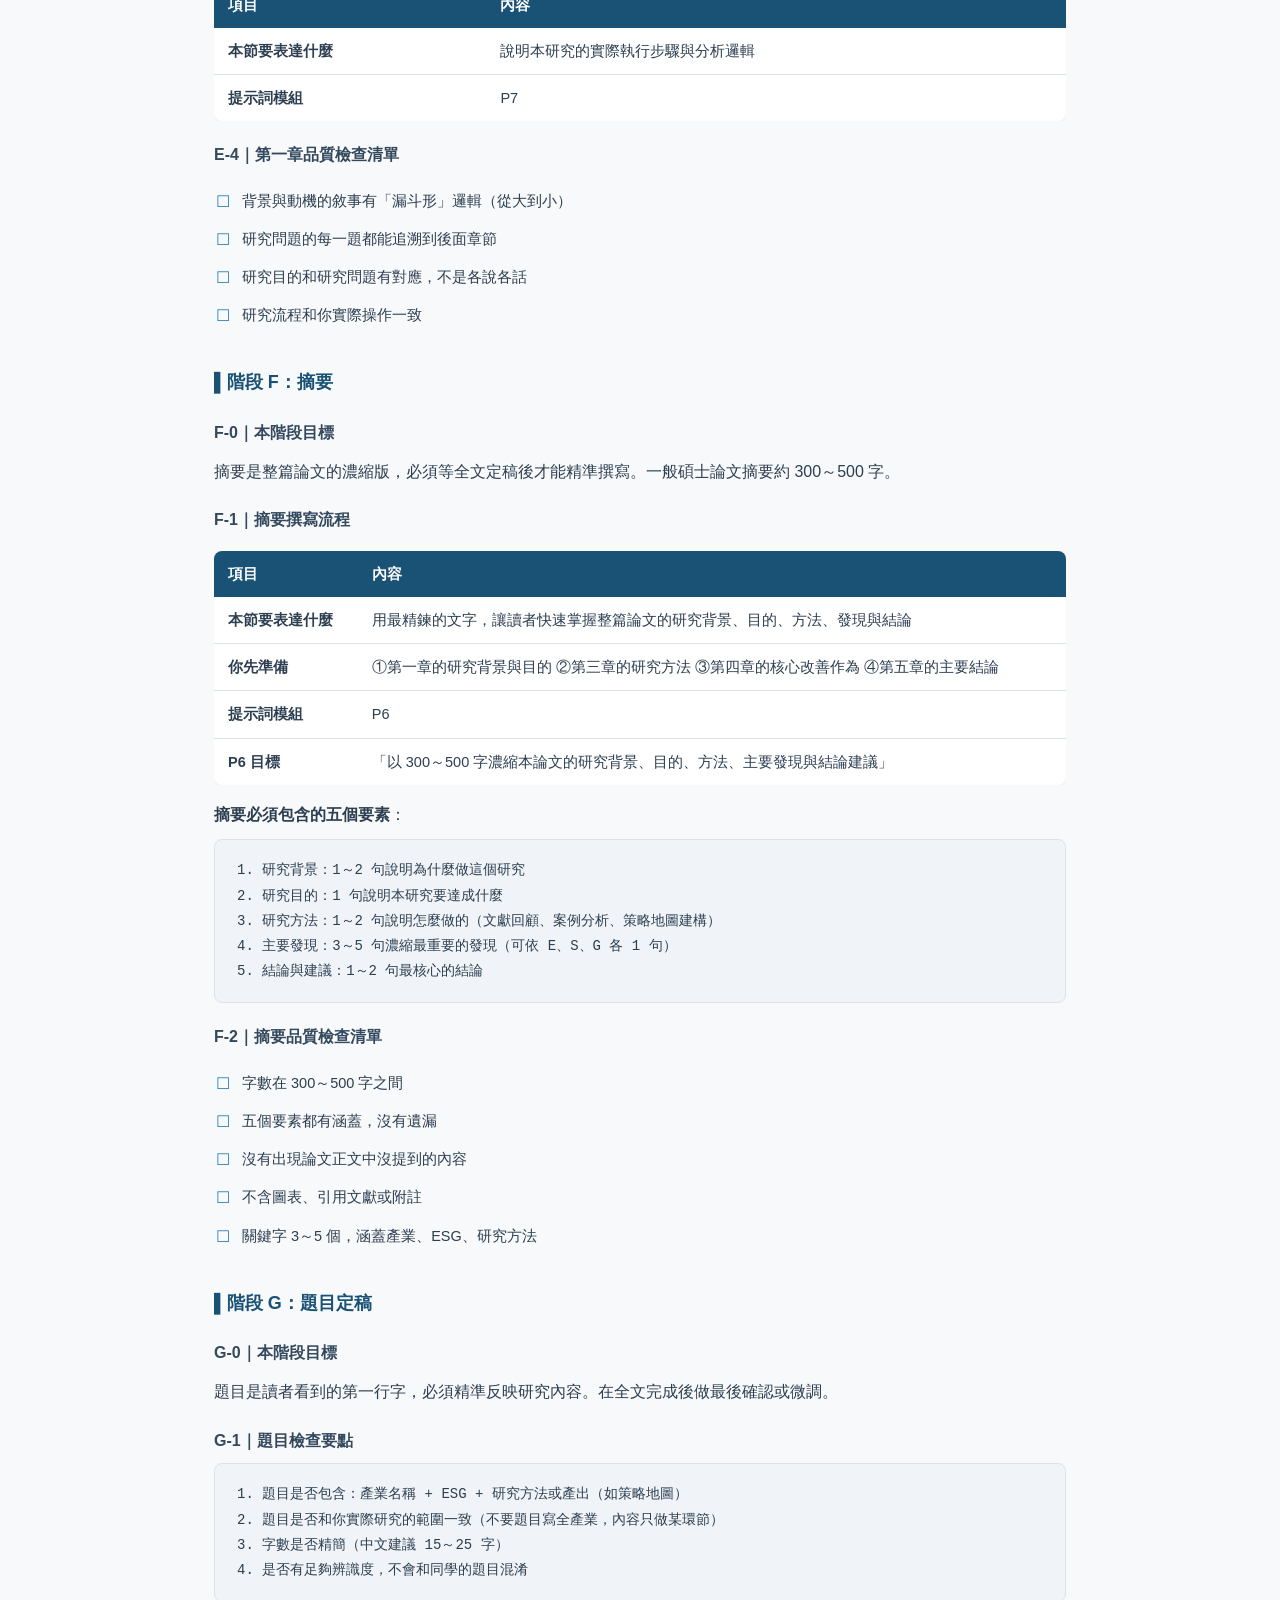
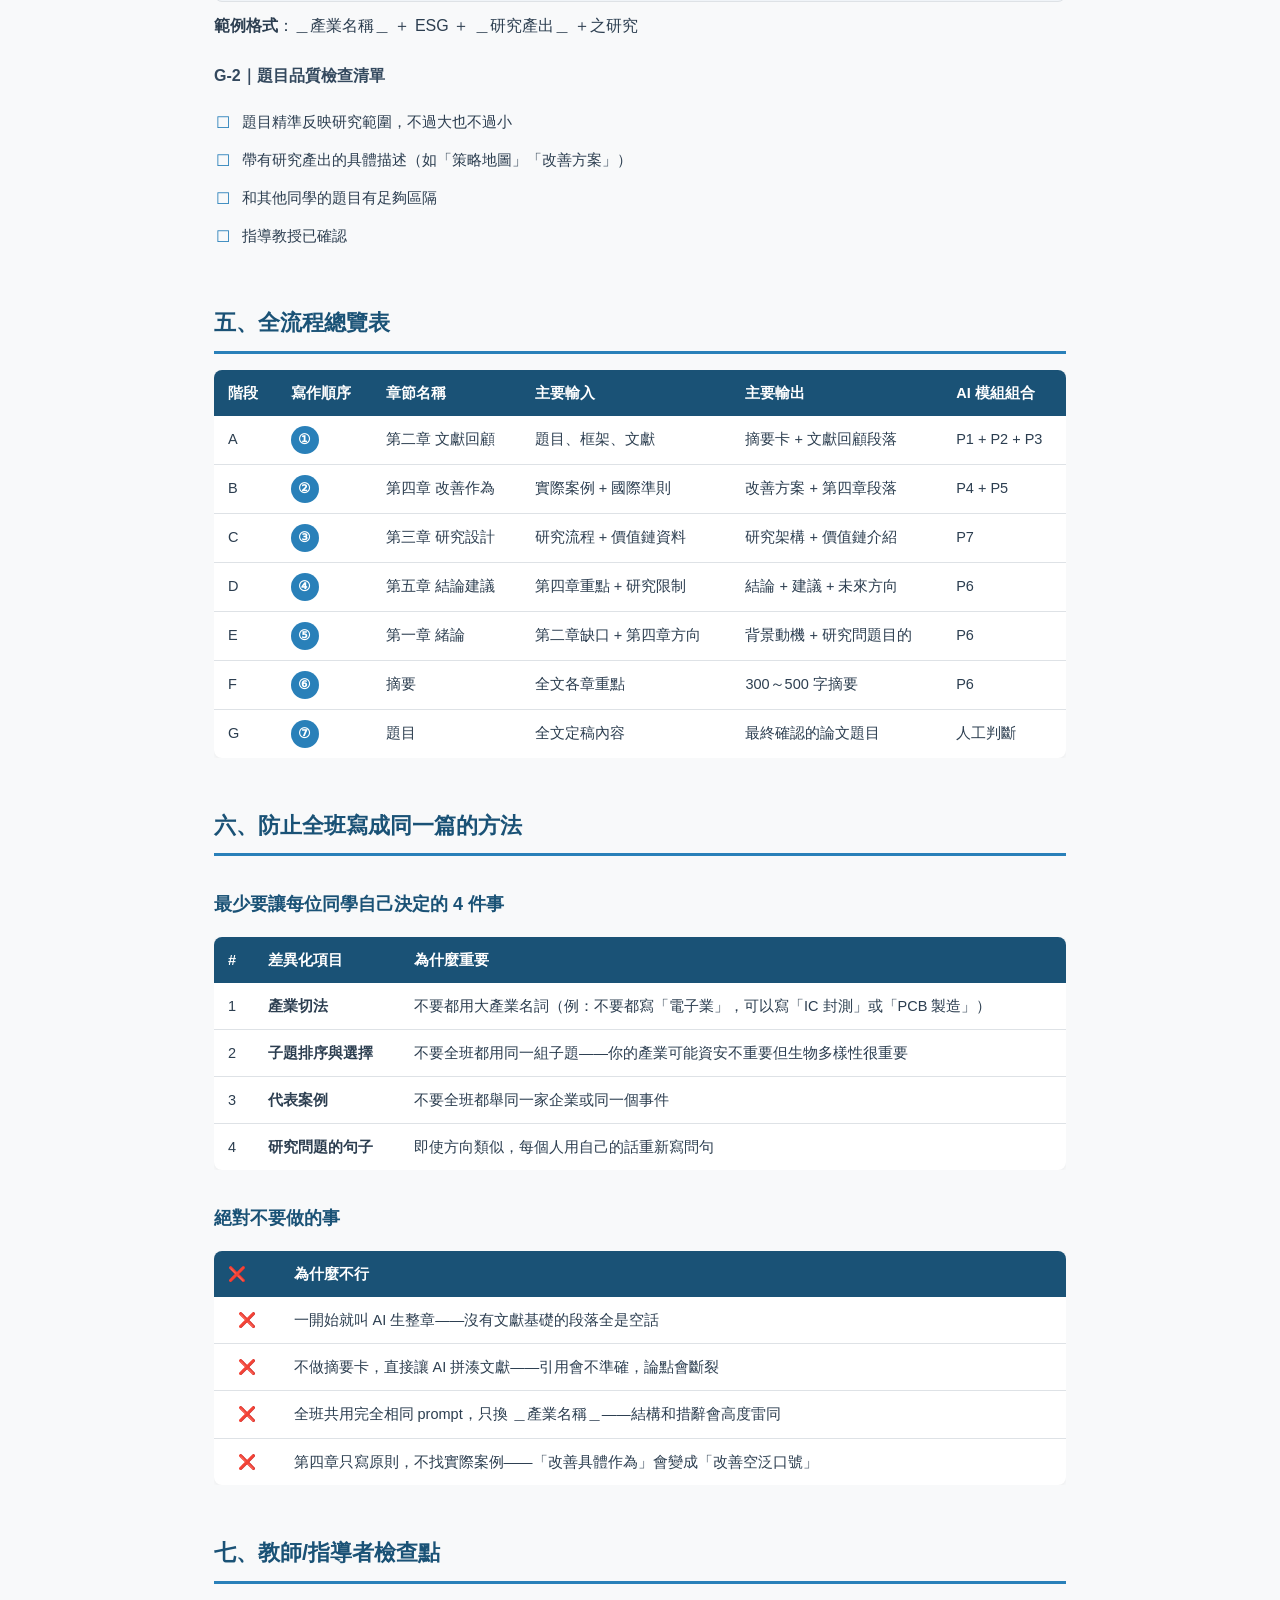
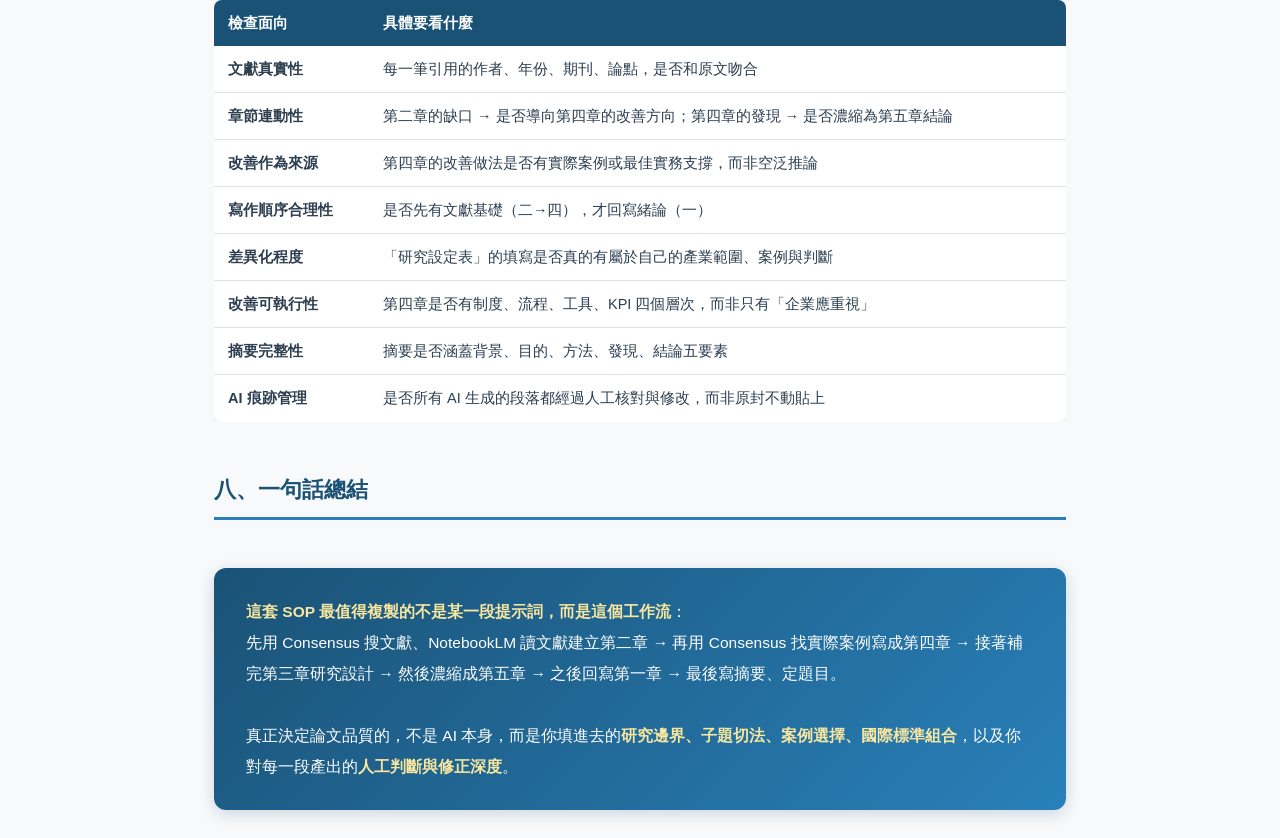
<file: 20260316_ESG論文AI寫作SOP_跨產業通用版_V2.html>
<!DOCTYPE html>
<html lang="zh-Hant">
<head>
<meta charset="UTF-8">
<meta name="viewport" content="width=device-width, initial-scale=1.0">
<title>ESG 改善策略地圖論文 — AI 協作寫作 SOP（跨產業通用版 V2）</title>
<style>
  :root {
    --bg: #f8f9fa;
    --surface: #ffffff;
    --primary: #1a5276;
    --primary-light: #2980b9;
    --accent-e: #27ae60;
    --accent-s: #e67e22;
    --accent-g: #8e44ad;
    --border: #dee2e6;
    --text: #2c3e50;
    --text-light: #6c757d;
    --code-bg: #f0f4f8;
    --warn: #e74c3c;
    --toc-width: 280px;
  }
  * { box-sizing: border-box; margin: 0; padding: 0; }
  html { scroll-behavior: smooth; }
  body {
    font-family: "Noto Sans TC", "Microsoft JhengHei", "PingFang TC", sans-serif;
    background: var(--bg);
    color: var(--text);
    line-height: 1.8;
    font-size: 16px;
  }

  /* ── 側邊目錄 ── */
  #toc-toggle { display: none; }
  .toc-btn {
    position: fixed; top: 16px; left: 16px; z-index: 1100;
    background: var(--primary); color: #fff; border: none; border-radius: 8px;
    padding: 8px 14px; font-size: 15px; cursor: pointer;
    box-shadow: 0 2px 8px rgba(0,0,0,.15);
  }
  .toc-btn:hover { background: var(--primary-light); }
  nav.toc {
    position: fixed; top: 0; left: -320px; width: var(--toc-width);
    height: 100vh; overflow-y: auto; background: var(--surface);
    border-right: 1px solid var(--border);
    padding: 60px 18px 24px; z-index: 1000;
    transition: left .3s ease; box-shadow: 2px 0 12px rgba(0,0,0,.08);
  }
  #toc-toggle:checked ~ nav.toc { left: 0; }
  nav.toc h3 { font-size: 14px; color: var(--primary); margin-bottom: 10px; text-transform: uppercase; letter-spacing: 1px; }
  nav.toc a {
    display: block; padding: 5px 0; font-size: 13.5px;
    color: var(--text); text-decoration: none; border-bottom: 1px solid #f0f0f0;
  }
  nav.toc a:hover { color: var(--primary-light); }
  nav.toc a.l2 { padding-left: 16px; font-size: 13px; color: var(--text-light); }
  nav.toc a.l3 { padding-left: 32px; font-size: 12.5px; color: var(--text-light); }

  /* ── 主內容 ── */
  main {
    max-width: 900px; margin: 0 auto; padding: 32px 24px 80px;
  }

  /* 頁首 banner */
  header.hero {
    background: linear-gradient(135deg, var(--primary) 0%, var(--primary-light) 100%);
    color: #fff; padding: 40px 36px; border-radius: 12px; margin-bottom: 36px;
    box-shadow: 0 4px 20px rgba(26,82,118,.25);
  }
  header.hero h1 { font-size: 26px; margin-bottom: 12px; }
  header.hero .meta { font-size: 14px; opacity: .85; line-height: 1.7; }

  /* 區段標題 */
  h2 {
    font-size: 22px; color: var(--primary); margin: 48px 0 16px;
    padding-bottom: 8px; border-bottom: 3px solid var(--primary-light);
  }
  h3 { font-size: 18px; color: var(--primary); margin: 32px 0 12px; }
  h4 { font-size: 16px; margin: 20px 0 8px; color: #34495e; }

  p { margin: 10px 0; }

  /* 表格 */
  .table-wrap { overflow-x: auto; margin: 16px 0; }
  table {
    width: 100%; border-collapse: collapse;
    font-size: 14.5px; background: var(--surface);
    border-radius: 8px; overflow: hidden;
    box-shadow: 0 1px 4px rgba(0,0,0,.06);
  }
  thead th {
    background: var(--primary); color: #fff;
    padding: 10px 14px; text-align: left; font-weight: 600;
  }
  tbody td {
    padding: 10px 14px; border-bottom: 1px solid var(--border);
    vertical-align: top;
  }
  tbody tr:last-child td { border-bottom: none; }
  tbody tr:hover { background: #f1f7fc; }

  /* 設定表：可填寫欄位高亮 */
  table.settings-table td:nth-child(3) {
    background: #fffde7; min-width: 140px; text-align: center; font-weight: 600;
  }

  /* 程式碼/提示詞區塊 */
  .prompt-block {
    background: var(--surface); border: 1px solid var(--border);
    border-left: 4px solid var(--primary-light);
    border-radius: 8px; padding: 20px 24px; margin: 14px 0 20px;
    font-size: 14px; line-height: 1.85; white-space: pre-wrap;
    word-break: break-word;
    box-shadow: 0 1px 4px rgba(0,0,0,.04);
  }
  .prompt-block .prompt-label {
    display: inline-block; background: var(--primary-light); color: #fff;
    font-size: 12px; padding: 2px 10px; border-radius: 4px;
    margin-bottom: 12px; font-weight: 600;
  }

  /* 流程步驟 code */
  pre.steps {
    background: var(--code-bg); border-radius: 8px; padding: 18px 22px;
    font-size: 14px; line-height: 1.8; overflow-x: auto;
    border: 1px solid var(--border);
  }

  /* 折疊面板（提示詞模組） */
  details {
    background: var(--surface); border: 1px solid var(--border);
    border-radius: 8px; margin: 14px 0; overflow: hidden;
    box-shadow: 0 1px 3px rgba(0,0,0,.04);
  }
  details summary {
    padding: 14px 20px; font-weight: 700; cursor: pointer;
    background: #f7f9fb; list-style: none; font-size: 16px;
  }
  details summary::before { content: "▸ "; color: var(--primary-light); }
  details[open] summary::before { content: "▾ "; }
  details summary::-webkit-details-marker { display: none; }
  details > .inner { padding: 6px 20px 20px; }

  /* 標籤 badge */
  .badge {
    display: inline-block; font-size: 12px; padding: 2px 8px;
    border-radius: 4px; font-weight: 600; margin-right: 4px;
  }
  .badge-e { background: #d5f5e3; color: #1e8449; }
  .badge-s { background: #fdebd0; color: #b9770e; }
  .badge-g { background: #e8daef; color: #6c3483; }
  .badge-ai { background: #d6eaf8; color: #1a5276; }
  .badge-nlm { background: #e8f8f5; color: #0e6655; }

  /* 品質檢查清單 */
  ul.checklist { list-style: none; padding-left: 0; margin: 12px 0; }
  ul.checklist li {
    padding: 6px 0 6px 28px; position: relative; font-size: 14.5px;
  }
  ul.checklist li::before {
    content: "☐"; position: absolute; left: 2px; top: 6px;
    font-size: 16px; color: var(--primary-light);
  }

  /* 禁止表 */
  .dont td:first-child { color: var(--warn); font-weight: 700; text-align: center; }

  /* blockquote 重點提示 */
  blockquote {
    background: #eaf2f8; border-left: 4px solid var(--primary-light);
    padding: 14px 20px; margin: 16px 0; border-radius: 0 8px 8px 0;
    font-size: 15px; color: #2c3e50;
  }
  blockquote strong { color: var(--primary); }

  /* 結尾金句 */
  .final-note {
    background: linear-gradient(135deg, #1a5276 0%, #2980b9 100%);
    color: #fff; padding: 28px 32px; border-radius: 12px;
    margin-top: 48px; font-size: 15.5px; line-height: 2;
    box-shadow: 0 4px 16px rgba(26,82,118,.2);
  }
  .final-note strong { color: #f9e79f; }

  /* 順序號碼圈 */
  .step-num {
    display: inline-flex; align-items: center; justify-content: center;
    width: 28px; height: 28px; border-radius: 50%;
    background: var(--primary-light); color: #fff;
    font-size: 14px; font-weight: 700; margin-right: 6px;
  }

  /* 響應式 */
  @media (max-width: 640px) {
    main { padding: 16px 12px 60px; }
    header.hero { padding: 24px 20px; }
    header.hero h1 { font-size: 20px; }
    table { font-size: 13px; }
    .prompt-block { padding: 14px 16px; font-size: 13px; }
  }

  /* 列印 */
  @media print {
    nav.toc, .toc-btn { display: none; }
    main { max-width: 100%; }
    details { break-inside: avoid; }
    details[open] summary ~ * { display: block !important; }
  }
</style>
</head>
<body>

<!-- 側邊目錄 -->
<input type="checkbox" id="toc-toggle">
<label class="toc-btn" for="toc-toggle">☰ 目錄</label>
<nav class="toc">
  <h3>目錄導覽</h3>
  <a href="#sec0">〇、寫作順序與邏輯</a>
  <a href="#sec1">一、AI 工具分工原則</a>
  <a href="#sec2">二、研究設定表</a>
  <a href="#sec3">三、提示詞模組庫</a>
  <a class="l2" href="#p1">P1 文獻搜尋（Consensus）</a>
  <a class="l2" href="#p2">P2 文獻摘要卡（NotebookLM）</a>
  <a class="l2" href="#p3">P3 文獻整合潤飾（ChatGPT）</a>
  <a class="l2" href="#p4">P4 改善實務搜尋（Consensus）</a>
  <a class="l2" href="#p5">P5 改善作為撰寫（ChatGPT）</a>
  <a class="l2" href="#p6">P6 整合型章節（ChatGPT）</a>
  <a class="l2" href="#p7">P7 資料轉正式論文（ChatGPT）</a>
  <a href="#sec4">四、逐章逐節 SOP</a>
  <a class="l2" href="#stageA">階段 A：第二章 文獻回顧</a>
  <a class="l2" href="#stageB">階段 B：第四章 改善作為</a>
  <a class="l2" href="#stageC">階段 C：第三章 研究設計</a>
  <a class="l2" href="#stageD">階段 D：第五章 結論建議</a>
  <a class="l2" href="#stageE">階段 E：第一章 緒論</a>
  <a class="l2" href="#stageF">階段 F：摘要</a>
  <a class="l2" href="#stageG">階段 G：題目定稿</a>
  <a href="#sec5">五、全流程總覽表</a>
  <a href="#sec6">六、防撞稿方法</a>
  <a href="#sec7">七、教師檢查點</a>
  <a href="#sec8">八、總結</a>
</nav>

<main>

<!-- ════════════════════ HERO ════════════════════ -->
<header class="hero">
  <h1>ESG 改善策略地圖論文<br>AI 協作寫作 SOP（跨產業通用版）</h1>
  <div class="meta">
    <strong>來源：</strong>逆向工程分析「自行車產業ESG改善策略地圖之研究」<br>
    <strong>目的：</strong>將該論文的 AI 協作寫作流程，拆解為任何產業都能套用的步驟化 SOP<br>
    <strong>適用對象：</strong>以 ESG 為主題、以文獻回顧＋策略建議為主軸的碩士論文<br>
    <strong>版本：</strong>2026-03-17 V2
  </div>
</header>

<!-- ════════════════════ 〇、寫作順序 ════════════════════ -->
<h2 id="sec0">〇、寫作順序與邏輯說明</h2>
<p><strong>這篇論文不是照章節順序寫的。</strong>最合理的 AI 協作順序是：</p>
<pre class="steps">第二章（文獻回顧）→ 第四章（改善作為）→ 第三章（研究設計）→ 第五章（結論建議）→ 第一章（緒論）→ 摘要 → 題目</pre>

<p>判斷依據：</p>
<div class="table-wrap">
<table>
  <thead><tr><th>順序</th><th>章節</th><th>為什麼排在這裡</th></tr></thead>
  <tbody>
    <tr><td><span class="step-num">①</span></td><td><strong>第二章</strong> 文獻回顧與理論基礎</td><td>一切的基礎——先找文獻、建立 ESG 指標架構、替每個子題累積學術根據</td></tr>
    <tr><td><span class="step-num">②</span></td><td><strong>第四章</strong> ESG 指標改善具體作為</td><td>有了文獻基礎後，透過搜尋實際案例與產業最佳實務，為每個子題建立可落地的改善方案</td></tr>
    <tr><td><span class="step-num">③</span></td><td><strong>第三章</strong> 研究設計</td><td>寫完文獻與改善作為後，回頭把「研究怎麼做」與「產業價值鏈怎麼切」講清楚</td></tr>
    <tr><td><span class="step-num">④</span></td><td><strong>第五章</strong> 結論、建議與未來研究</td><td>把第四章全部改善作為濃縮成結論，再從研究限制推出未來方向</td></tr>
    <tr><td><span class="step-num">⑤</span></td><td><strong>第一章</strong> 緒論</td><td>回頭「替整篇論文寫序」——背景動機、研究問題、研究目的都是在替第二～四章鋪路</td></tr>
    <tr><td><span class="step-num">⑥</span></td><td><strong>摘要</strong></td><td>等全文定稿後，才能精準濃縮整篇論文的核心內容</td></tr>
    <tr><td><span class="step-num">⑦</span></td><td><strong>題目</strong></td><td>最後根據實際完成的內容，確認或微調論文題目</td></tr>
  </tbody>
</table>
</div>

<!-- ════════════════════ 一、AI 工具分工 ════════════════════ -->
<h2 id="sec1">一、AI 工具分工原則</h2>
<div class="table-wrap">
<table>
  <thead><tr><th>角色</th><th>負責什麼</th><th>注意事項</th></tr></thead>
  <tbody>
    <tr><td><strong>你（人）</strong></td><td>決定題目、產業範圍、研究問題；篩選文獻品質；核對引用；補產業資料；最終把關</td><td>AI 不能替你做「選擇」和「判斷」</td></tr>
    <tr><td><span class="badge badge-ai">Consensus</span></td><td>搜尋學術文獻、搜尋實際改善案例與最佳實務、做初步主題聚類</td><td>用來「找文獻」和「找實際做法」，不用來寫正式段落</td></tr>
    <tr><td><span class="badge badge-nlm">NotebookLM</span></td><td>閱讀完整文獻 PDF、產出結構化摘要卡、標記重點段落與核心發現</td><td>把文獻丟進去讓它幫你讀，產出摘要卡後仍須人工核對</td></tr>
    <tr><td><span class="badge badge-ai">ChatGPT</span></td><td>把摘要卡改寫成正式學術段落、整合跨文獻論述、潤飾語氣邏輯、撰寫整合型章節</td><td>需要你提供「摘要卡」或「素材」才啟動，不要讓它空手寫</td></tr>
  </tbody>
</table>
</div>
<blockquote><strong>關鍵原則</strong>：Consensus 找材料 → NotebookLM 閱讀整理成摘要卡 → 人篩選核對 → ChatGPT 改寫成論文。四步分開做，不要混在一起。</blockquote>

<!-- ════════════════════ 二、研究設定表 ════════════════════ -->
<h2 id="sec2">二、開始之前：填寫你的研究設定表</h2>
<blockquote>以下欄位越具體，AI 產出的內容越貼合你的論文，也越不會和同學撞稿。<br><strong>論文題目先寫個大概就好</strong>，可以寫細一點，但先不要拘泥通不通順，等全文完成後再回來調整。</blockquote>
<div class="table-wrap">
<table class="settings-table">
  <thead><tr><th>欄位代號</th><th>說明</th><th>你的填寫</th><th>可變化方向</th></tr></thead>
  <tbody>
    <tr><td><code>＿論文題目＿</code></td><td>你的研究題目（先寫大概，最後再調整）</td><td></td><td>帶上研究角度，不要只寫大產業名</td></tr>
    <tr><td><code>＿產業名稱＿</code></td><td>例：半導體封測、紡織染整、觀光旅宿</td><td></td><td>可細分到子產業或特定環節</td></tr>
    <tr><td><code>＿研究地區＿</code></td><td>例：臺灣、東南亞、歐盟、全球供應鏈</td><td></td><td>同產業可換地區</td></tr>
    <tr><td><code>＿價值鏈範圍＿</code></td><td>例：上游原料、中游製造、下游品牌通路</td><td></td><td>同產業可只切某一段</td></tr>
    <tr><td><code>＿企業類型＿</code></td><td>例：上市櫃、中小企業、出口導向、品牌商</td><td></td><td>企業類型不同，改善作為完全不同</td></tr>
    <tr><td><code>＿研究期間＿</code></td><td>例：2020–2025、後疫情時期</td><td></td><td>時間切片決定文獻範圍</td></tr>
    <tr><td><code>＿ESG 分析框架＿</code></td><td>例：TESG、GRI、SASB、ISSB、TCFD</td><td></td><td>可依指導教授建議選擇</td></tr>
    <tr><td><code>＿環境子題清單＿</code></td><td>列出環境構面 3～5 個子題</td><td></td><td>例：能源、廢棄物、水資源、碳排</td></tr>
    <tr><td><code>＿社會子題清單＿</code></td><td>列出社會構面 3～5 個子題</td><td></td><td>例：資安、勞安、人力、產品安全</td></tr>
    <tr><td><code>＿治理子題清單＿</code></td><td>列出治理構面 3～5 個子題</td><td></td><td>例：利害關係人、資訊透明度</td></tr>
    <tr><td><code>＿研究問題＿</code></td><td>3～5 個核心問題</td><td></td><td>不要全班共用同一組問句</td></tr>
    <tr><td><code>＿代表企業＿</code></td><td>3～5 家指標性企業</td><td></td><td>這是避免撞稿的關鍵之一</td></tr>
    <tr><td><code>＿國際準則＿</code></td><td>3～5 個國際標準</td><td></td><td>例：ISO 50001、GRI、SBTi、TCFD</td></tr>
    <tr><td><code>＿產業特性＿</code></td><td>1～2 句話描述你的產業核心特徵</td><td></td><td>例：高耗能高碳排、高勞力密集</td></tr>
    <tr><td><code>＿差異化案例＿</code></td><td>你自己找的獨特事件或企業實務</td><td></td><td><strong>最重要的防撞稿欄位</strong></td></tr>
  </tbody>
</table>
</div>

<h3>範例：OO 產業的研究設定表（僅供參考）</h3>
<blockquote><strong>研究主軸摘要</strong>：本研究以臺灣 OO 產業為研究對象，採用 TESG 評鑑架構，透過文獻探討與實際案例分析，針對環境（E）、社會（S）、治理（G）三大構面共 13 個子題，建構一套涵蓋上中下游價值鏈的 ESG 改善策略地圖，提出具體可執行的改善方案供產業實務參考。</blockquote>
<div class="table-wrap">
<table>
  <thead><tr><th>欄位代號</th><th>範例填寫</th></tr></thead>
  <tbody>
    <tr><td><code>＿論文題目＿</code></td><td>OO 產業 ESG 改善策略地圖之研究</td></tr>
    <tr><td><code>＿產業名稱＿</code></td><td>OO 產業</td></tr>
    <tr><td><code>＿研究地區＿</code></td><td>臺灣</td></tr>
    <tr><td><code>＿價值鏈範圍＿</code></td><td>上游零組件製造、中游整車組裝、下游品牌通路</td></tr>
    <tr><td><code>＿企業類型＿</code></td><td>全球供應鏈中的臺灣製造商（含上市櫃與中小企業）</td></tr>
    <tr><td><code>＿研究期間＿</code></td><td>2020–2025</td></tr>
    <tr><td><code>＿ESG 分析框架＿</code></td><td>TESG</td></tr>
    <tr><td><code>＿環境子題清單＿</code></td><td>能源管理、廢棄物管理、水資源管理、溫室氣體排放</td></tr>
    <tr><td><code>＿社會子題清單＿</code></td><td>資訊安全、職業安全與健康、人力統計、產品安全、人權與社區</td></tr>
    <tr><td><code>＿治理子題清單＿</code></td><td>利害關係人、資訊透明度、商業模式創新、控制權</td></tr>
    <tr><td><code>＿研究問題＿</code></td><td>① OO 產業在環境面的關鍵 ESG 風險為何？應採取哪些改善策略？ ② 社會面的具體改善作為如何設計才能兼顧供應鏈各環節？ ③ 治理面如何透過制度與資訊揭露提升整體 ESG 績效？</td></tr>
    <tr><td><code>＿代表企業＿</code></td><td>巨○、美○達、○○工業、○○輪胎、○○精機</td></tr>
    <tr><td><code>＿國際準則＿</code></td><td>GRI、TCFD、ISO 50001、ISO 45001、SBTi</td></tr>
    <tr><td><code>＿產業特性＿</code></td><td>高度出口依賴、供應鏈長且跨國、面臨歐盟碳邊境調整機制（CBAM）與綠色供應鏈要求</td></tr>
    <tr><td><code>＿差異化案例＿</code></td><td>歐盟 CBAM 對 OO 產業零組件出口的衝擊分析；品牌商永續採購政策對臺灣代工廠的連鎖效應</td></tr>
  </tbody>
</table>
</div>

<!-- ════════════════════ 三、提示詞模組庫 ════════════════════ -->
<h2 id="sec3">三、提示詞模組庫</h2>
<p>以下 7 個模組是整篇論文的「積木」。每個章節的 SOP 都會告訴你該用哪幾塊積木組裝。</p>

<!-- P1 -->
<details id="p1">
  <summary>【模組 P1】文獻搜尋提示詞 — 給 Consensus</summary>
  <div class="inner">
    <p><span class="badge badge-ai">Consensus</span> <strong>用途</strong>：搜尋特定子題的學術文獻，產出初步整理</p>
    <div class="prompt-block"><span class="prompt-label">PROMPT</span>
請針對「＿產業名稱＿」在「＿子題名稱＿」上的 ESG 相關議題，搜尋學術文獻。

搜尋條件：
1. 時間範圍以 ＿研究期間＿ 為主。
2. 系統性文獻回顧、實證研究。
3. 若「＿產業名稱＿」的直接文獻不足，可納入相近產業的研究。
4. 每篇文獻請整理：
   - 題名、作者、年份
   - 研究方法
   - 核心發現
   - 對本研究哪個問題最有幫助
5. 若文獻與 ＿國際準則＿ 有連結，請特別標記。
6. 最後請輸出一段 300～500 字的初步文獻討論草稿。

重要限制：不要虛構文獻。若查無足夠結果，請說明並建議替代搜尋方向。</div>
  </div>
</details>

<!-- P2 -->
<details id="p2">
  <summary>【模組 P2】文獻摘要卡提示詞 — 給 NotebookLM</summary>
  <div class="inner">
    <p><span class="badge badge-nlm">NotebookLM</span> <strong>用途</strong>：讓 NotebookLM 閱讀文獻 PDF，整理成結構化的摘要卡，作為後續寫作材料</p>
    <div class="prompt-block"><span class="prompt-label">PROMPT</span>
請根據來源檔案文獻資料，整理成一張適合學術寫作使用的結構化摘要卡。

請輸出以下欄位：
1. APA 格式完整書目
2. 研究問題
3. 研究對象與樣本
4. 研究方法（量化/質化/混合/文獻回顧）
5. 核心發現（3～5 點）
6. 對「＿產業名稱＿」在「＿子題名稱＿」的啟示
7. 可被改寫為文獻回顧段落的重點句（2～3 句）</div>
  </div>
</details>

<!-- P3 -->
<details id="p3">
  <summary>【模組 P3】文獻整合與學術潤飾提示詞 — 給 ChatGPT</summary>
  <div class="inner">
    <p><span class="badge badge-ai">ChatGPT</span> <strong>用途</strong>：把摘要卡排列組合、整合成正式的第二章論文段落</p>
    <div class="prompt-block"><span class="prompt-label">PROMPT</span>
你現在是學術論文寫作助理。
請把以下文獻摘要卡，整合成「＿章節名稱＿」的正式論文段落。

寫作要求：
1. 繁體中文，碩士論文的學術語氣（不要口語、不要條列式摘要）
2. 段落結構：
   第一段：說明本節議題的重要性與研究必要性
   中間段：整理各文獻的研究發現，做出比較與歸納
   倒數段：指出現有研究的不足或缺口
   最後段：承上啟下，導向下一節或第四章
3. 所有引用必須保留 APA 格式，不可新增我沒提供的文獻
4. 若不同研究結論有衝突，要明確寫出差異而非迴避
5. 每段 150～250 字，整節控制在 800～1200 字

本節目標：
＿用 1～2 句話說明這一節主要要表達什麼＿

文獻摘要卡：
[在這裡貼上摘要卡]</div>

    <h4>補充參考：各節「本節目標」範例（以 OO 產業為例）</h4>
    <div class="table-wrap">
    <table>
      <thead><tr><th>章節</th><th>本節目標範例</th></tr></thead>
      <tbody>
        <tr><td>2-1 OO 產業概述</td><td>闡述 OO 產業的全球市場定位、供應鏈結構與近年轉型趨勢，說明該產業為何需要導入 ESG 管理</td></tr>
        <tr><td>2-2 TESG 指標架構</td><td>介紹本研究採用的 ESG 評鑑框架，定義 E、S、G 三構面下各子題的內涵與管理意義</td></tr>
        <tr><td>2-3-1 能源管理</td><td>整理 OO 產業在製造端能源使用與節能技術的研究成果，找出改善空間與文獻缺口</td></tr>
        <tr><td>2-3-2 廢棄物管理</td><td>歸納各價值鏈環節的廢棄物特性與減量策略文獻，比較不同研究的發現差異</td></tr>
        <tr><td>2-3-3 水資源管理</td><td>檢視 OO 產業的水資源使用現況與水風險管理相關研究</td></tr>
        <tr><td>2-3-4 溫室氣體排放</td><td>整理碳排放計算、減碳路徑與碳中和目標的學術討論</td></tr>
        <tr><td>2-4-1 資訊安全</td><td>探討數位轉型下 OO 產業面臨的資訊安全風險與防護機制</td></tr>
        <tr><td>2-4-2 職業安全與健康</td><td>彙整製造業職安相關研究，聚焦 OO 產業常見的工廠安全議題</td></tr>
        <tr><td>2-4-3 人力統計</td><td>分析 OO 產業的勞動力結構、多元化與人才發展文獻</td></tr>
        <tr><td>2-4-4 產品安全</td><td>整理產品安全標準與消費者保護相關研究</td></tr>
        <tr><td>2-4-5 人權與社區</td><td>檢視供應鏈人權議題與社區關係管理的學術探討</td></tr>
        <tr><td>2-5-1 利害關係人</td><td>歸納利害關係人識別與溝通策略的研究成果</td></tr>
        <tr><td>2-5-2 資訊透明度</td><td>整理 ESG 資訊揭露與透明度相關文獻</td></tr>
        <tr><td>2-5-3 商業模式創新</td><td>探討永續商業模式在 OO 產業的應用與轉型路徑</td></tr>
        <tr><td>2-5-4 控制權</td><td>分析公司治理結構與控制機制對 ESG 績效的影響</td></tr>
      </tbody>
    </table>
    </div>
  </div>
</details>

<!-- P4 -->
<details id="p4">
  <summary>【模組 P4】改善實務搜尋提示詞 — 給 Consensus（NEW）</summary>
  <div class="inner">
    <p><span class="badge badge-ai">Consensus</span> <strong>用途</strong>：針對每個 ESG 子題，搜尋企業實際採行的改善做法、最佳實務與成功案例</p>
    <div class="prompt-block"><span class="prompt-label">PROMPT</span>
請搜尋「＿產業名稱＿」（或相近製造業）在「＿子題名稱＿」方面，
企業實際採行的 ESG 改善做法、最佳實務（best practices）或成功案例。

搜尋重點：
1. 時間範圍以 ＿研究期間＿ 為主。
2. 優先找有具體做法描述的實證研究或案例分析（case study）。
3. 每個案例或做法請整理：
   - 來源（作者、年份、研究對象）
   - 改善做法的具體內容（制度、流程、技術、工具）
   - 實施成效或量化指標（KPI、減量數據、成本效益）
   - 適用對象（大型企業/中小企業/特定環節）
4. 若該產業的直接案例不足，可納入相近產業的實務經驗。
5. 若有對應的國際標準或法規依據（如 ＿國際準則＿），請標記。

重要限制：
- 不要虛構案例或數據。若資料不足請說明。
- 著重「實際做了什麼」而非「應該做什麼」。</div>
  </div>
</details>

<!-- P5 -->
<details id="p5">
  <summary>【模組 P5】改善作為撰寫提示詞 — 給 ChatGPT（NEW）</summary>
  <div class="inner">
    <p><span class="badge badge-ai">ChatGPT</span> <strong>用途</strong>：根據搜尋到的實際案例與產業做法，撰寫第四章每個子題的改善具體作為</p>
    <div class="prompt-block"><span class="prompt-label">PROMPT</span>
請根據以下蒐集到的實際改善案例與產業做法，撰寫「＿子題名稱＿ 改善具體作為」。

研究背景：
- 產業：＿產業名稱＿
- 地區：＿研究地區＿
- 價值鏈：＿價值鏈範圍＿
- 企業類型：＿企業類型＿

撰寫結構：
1. 開場（200字）：說明此議題在「＿產業名稱＿」面臨的風險、壓力與重要性
2. 法規連結（100字）：對應的國際準則或法規框架（如 ＿國際準則＿）
3. 改善面向（主體，每面向 200～300 字）：
   根據蒐集到的實際案例，提出 3 個主要改善面向，每個面向都要包含：
   - 制度面：政策、標準、責任分工
   - 流程面：執行步驟、稽核、教育訓練
   - 技術/工具面：系統、設備、平台
   - 可量化指標：KPI、揭露指標、查證方式
4. 收尾（150字）：說明這些作法如何提升 ESG 績效與產業競爭力

參考資料：
[貼上用 P4 在 Consensus 搜尋到的改善實務案例]
[貼上你蒐集的產業鏈資料或法規筆記]

限制：
- 每個建議必須有實際案例支撐，不能只有「企業應重視」之類空話
- 若某作法只適用大型企業，要標註適用範圍
- 引用仍保留 APA 格式</div>
  </div>
</details>

<!-- P6 -->
<details id="p6">
  <summary>【模組 P6】整合型章節提示詞 — 給 ChatGPT</summary>
  <div class="inner">
    <p><span class="badge badge-ai">ChatGPT</span> <strong>用途</strong>：撰寫第一章（緒論）與第五章（結論建議）這類不需要新文獻、而是整合前文的章節</p>
    <div class="prompt-block"><span class="prompt-label">PROMPT</span>
請根據以下章節摘要資料，撰寫論文中的「＿章節名稱＿」。

寫作要求：
1. 繁體中文，學術論文語氣。
2. 不要逐條重抄前文，要做思維層次的整合與收束。
3.【若是第一章第一節】：順序為「全球趨勢 → 產業壓力 → 研究缺口 → 研究必要性」
  【若是第一章第二節】：每個研究問題都要能對應到第二章或第四章的某個子題
  【若是第一章第三節】：描述要和你實際做的步驟一致
  【若是第五章第一節】：用 E、S、G 三面向濃縮最重要的發現
  【若是第五章第二節】：挑跨構面、執行優先順序高的建議，不是照搬第四章
  【若是第五章第三節】：從研究限制自然推導出後續研究題目
4. 不可新增我沒提供的新文獻。
5. 段落節奏：每段 150～250 字。

本節目標：
＿用 1～2 句話說明這一節主要要表達什麼＿

可用資料：
[貼上你從第二章、第四章、第五章整理出的重點摘要]
[貼上研究限制或方法限制筆記（若寫第五章第三節）]</div>
  </div>
</details>

<!-- P7 -->
<details id="p7">
  <summary>【模組 P7】資料轉正式論文提示詞 — 給 ChatGPT</summary>
  <div class="inner">
    <p><span class="badge badge-ai">ChatGPT</span> <strong>用途</strong>：把產業鏈資料、研究步驟、表格筆記等「原始資料」轉成第三章正式文字</p>
    <div class="prompt-block"><span class="prompt-label">PROMPT</span>
請根據以下資料，撰寫論文中的「＿章節名稱＿」。

資料內容：
[貼上：價值鏈表格、代表企業資料、政府統計數據、產業報告摘要、
你整理的研究流程步驟]

寫作要求：
1. 繁體中文，正式學術語氣。
2. 先說明本節目的。
3. 再解釋資料來源、分類方式與涵蓋範圍。
4. 若有上中下游或不同環節，要交代各環節在 ESG 上面臨的不同議題。
5. 讓文字可直接放進論文正文，不是工作筆記格式。
6. 若資料不足，請標示 [待補資料]，不要虛構。</div>
  </div>
</details>

<!-- ════════════════════ 四、逐章逐節 SOP ════════════════════ -->
<h2 id="sec4">四、逐章逐節 SOP（按寫作順序排列）</h2>

<!-- ── 階段 A：第二章 ── -->
<h3 id="stageA">▌階段 A：第二章 — 文獻回顧與理論基礎</h3>

<h4>A-0｜本章目標</h4>
<p>第二章要完成三件事：</p>
<ol>
  <li>交代 <code>＿產業名稱＿</code> 的產業背景與研究必要性</li>
  <li>建立 <code>＿ESG 分析框架＿</code> 的指標架構（E、S、G 各有哪些子題）</li>
  <li>為每個子題建立學術文獻基礎</li>
</ol>

<h4>A-1｜第二章第一節：產業現況</h4>
<div class="table-wrap">
<table>
  <thead><tr><th>項目</th><th>內容</th></tr></thead>
  <tbody>
    <tr><td><strong>本節要表達什麼</strong></td><td>交代產業的市場地位、供應鏈結構、轉型升級歷程，以及為何需要關注 ESG</td></tr>
    <tr><td><strong>AI 工具</strong></td><td>Consensus（P1）搜產業現況文獻 → NotebookLM（P2）閱讀整理 → 人補政府統計、產業報告 → ChatGPT（P3）潤飾</td></tr>
    <tr><td><strong>你先準備</strong></td><td>產業報告/協會資料、政府統計、代表企業名單、產業特性描述</td></tr>
    <tr><td><strong>提示詞模組</strong></td><td>P1 + P2 + P3</td></tr>
    <tr><td><strong>要替換的欄位</strong></td><td><code>＿產業名稱＿</code>、<code>＿研究地區＿</code>、<code>＿產業特性＿</code>、<code>＿代表企業＿</code></td></tr>
  </tbody>
</table>
</div>

<h4>A-2｜第二章第二節：ESG 分析框架指標建構</h4>
<div class="table-wrap">
<table>
  <thead><tr><th>項目</th><th>內容</th></tr></thead>
  <tbody>
    <tr><td><strong>本節要表達什麼</strong></td><td>說明你選用哪套 ESG 分析框架，以及這套框架下 E、S、G 各包含哪些核心指標</td></tr>
    <tr><td><strong>AI 工具</strong></td><td>Consensus（P1）搜框架相關文獻 → NotebookLM（P2）閱讀 → ChatGPT（P3）整理成定義性段落</td></tr>
    <tr><td><strong>提示詞模組</strong></td><td>P1 + P2 + P3</td></tr>
    <tr><td><strong>要替換的欄位</strong></td><td><code>＿ESG 分析框架＿</code>、<code>＿國際準則＿</code>、各子題清單</td></tr>
  </tbody>
</table>
</div>

<h4>A-3｜第二章第三～五節：E、S、G 各子題相關研究</h4>
<blockquote>這三節結構完全相同，只是主題不同。以下以一個子題為單位說明流程。</blockquote>
<div class="table-wrap">
<table>
  <thead><tr><th>項目</th><th>內容</th></tr></thead>
  <tbody>
    <tr><td><strong>本節要表達什麼</strong></td><td>建立「＿子題名稱＿」的學術文獻基礎：過去研究發現了什麼、有什麼缺口</td></tr>
    <tr><td><strong>AI 工具</strong></td><td>Consensus（P1）搜文獻 → NotebookLM（P2）閱讀產出摘要卡 → ChatGPT（P3）寫正式段落</td></tr>
    <tr><td><strong>提示詞模組</strong></td><td>P1 → P2 → P3</td></tr>
    <tr><td><strong>要替換的欄位</strong></td><td><code>＿子題名稱＿</code>、<code>＿產業名稱＿</code>、<code>＿研究問題＿</code></td></tr>
  </tbody>
</table>
</div>
<p><strong>每個子題的標準作業流程</strong>（重複執行 N 次，N = 你的子題總數）：</p>
<pre class="steps">步驟 1：用 P1 在 Consensus 搜尋 「＿產業名稱＿」+「＿子題名稱＿」+ ESG
步驟 2：從搜尋結果中挑出 5～8 篇（不要只挑同一觀點的研究）
步驟 3：把文獻丟進 NotebookLM，用 P2 產出摘要卡 → 人工核對作者、年份、論點是否與原文一致
步驟 4：將摘要卡一起貼給 ChatGPT，用 P3 生成正式段落
步驟 5：檢查產出段落的結構是否為：
         「議題重要性 → 文獻發現整理 → 發現之間的比較與差異 → 研究缺口 → 導向第四章」
步驟 6：人工最終檢查——引用有沒有亂加、論點有沒有被扭曲</pre>

<h4>A-4｜第二章品質檢查清單</h4>
<ul class="checklist">
  <li>每個子題有 5～8 篇引用，不是只引 1～2 篇</li>
  <li>文獻有做「比較」，不是每篇各寫一段互不連結</li>
  <li>研究缺口有具體指出「缺什麼」，而不是只說「研究不足」</li>
  <li>每節最後一段能銜接到第四章「那要怎麼改善」</li>
  <li>所有引用都回原文核對過作者、年份、論點</li>
</ul>

<!-- ── 階段 B：第四章 ── -->
<h3 id="stageB">▌階段 B：第四章 — ESG 指標改善具體作為</h3>

<h4>B-0｜本章目標</h4>
<p>第四章的核心任務是：<strong>為每個 ESG 子題找出實際可行的改善做法</strong>。這些做法來自企業真實案例、產業最佳實務與國際標準，而不是單純從文獻理論推導。</p>
<p>第四章要產出：來自真實案例的改善面向、可對應的制度工具、可落地的流程與技術、可量化的 KPI 與揭露指標。</p>
<blockquote><strong>第四章和第二章的關係</strong>：第二章建立「學術文獻基礎」，第四章則獨立搜尋「實務改善做法」。兩者互補——文獻告訴你「問題在哪」，實務告訴你「怎麼解決」。</blockquote>

<h4>B-1｜每個子題改善作為的標準流程</h4>
<div class="table-wrap">
<table>
  <thead><tr><th>項目</th><th>內容</th></tr></thead>
  <tbody>
    <tr><td><strong>本節要表達什麼</strong></td><td>為「＿子題名稱＿」找出企業實際採行的改善方案，並整理成可落地的建議</td></tr>
    <tr><td><strong>AI 工具</strong></td><td>Consensus（P4）搜尋實際改善案例 → 人篩選核對 → ChatGPT（P5）撰寫正式段落</td></tr>
    <tr><td><strong>你先準備</strong></td><td>①第二章該子題的文獻缺口 ②對應的國際準則/法規 ③產業鏈中該議題的實況資料</td></tr>
    <tr><td><strong>提示詞模組</strong></td><td>P4 → P5</td></tr>
    <tr><td><strong>要替換的欄位</strong></td><td><code>＿子題名稱＿</code>、<code>＿產業名稱＿</code>、<code>＿研究地區＿</code>、<code>＿價值鏈範圍＿</code>、<code>＿企業類型＿</code>、<code>＿國際準則＿</code></td></tr>
  </tbody>
</table>
</div>
<p><strong>標準作業流程</strong>：</p>
<pre class="steps">步驟 1：用 P4 在 Consensus 搜尋該子題的實際改善做法與成功案例
步驟 2：從搜尋結果中挑出 3～5 個具體案例（涵蓋不同規模或價值鏈環節）
步驟 3：人工核對每個案例的來源、做法描述與數據是否正確
步驟 4：查出該子題對應的國際標準或法規（例：ISO 50001、GRI 303）
步驟 5：用 P5 提示詞，把案例 + 國際標準 + 產業情境一起餵給 ChatGPT
步驟 6：檢查產出的改善面向，每個面向是否都包含：
         ✓ 制度面（政策、標準、委員會、責任分工）
         ✓ 執行面（流程、稽核、教育訓練、資料蒐集）
         ✓ 技術面（系統、設備、數位工具）
         ✓ 衡量面（KPI、揭露指標、查證方式）
步驟 7：檢查改善作為是否真的適合你的 ＿企業類型＿ 和 ＿價值鏈範圍＿
步驟 8：整理成表格（建議做成「改善作為彙整表」，放在每節最後）</pre>

<h4>B-3｜第四章品質檢查清單</h4>
<ul class="checklist">
  <li>每個改善作為都有實際案例或最佳實務支撐，不是憑空推論</li>
  <li>不是只有「企業應重視」，而是有具體的制度、流程、工具</li>
  <li>有區分不同企業規模（大型/中小）的適用性</li>
  <li>有考慮價值鏈環節差異（上游/中游/下游做法不同）</li>
  <li>每節最後的彙整表格格式一致，方便讀者比較</li>
  <li>KPI 是真的可量化的，而非模糊的形容詞</li>
</ul>

<!-- ── 階段 C：第三章 ── -->
<h3 id="stageC">▌階段 C：第三章 — 研究設計</h3>

<h4>C-0｜本章目標</h4>
<p>第三章在這類論文中，不是複雜的方法論章節，而是把「研究怎麼做」和「產業價值鏈怎麼切」說清楚。它是資料整理型，不是文獻型。放在第四章之後寫，是因為你已經清楚知道研究的實際範圍和做法。</p>

<h4>C-1｜第三章第一節：研究架構</h4>
<div class="table-wrap">
<table>
  <thead><tr><th>項目</th><th>內容</th></tr></thead>
  <tbody>
    <tr><td><strong>本節要表達什麼</strong></td><td>說明本研究從文獻探索到策略地圖建構的階段性邏輯</td></tr>
    <tr><td><strong>你先準備</strong></td><td>你的研究架構圖（草稿即可）、研究分幾個階段、每階段做什麼</td></tr>
    <tr><td><strong>提示詞模組</strong></td><td>P7</td></tr>
  </tbody>
</table>
</div>

<h4>C-2｜第三章第二節：價值鏈介紹</h4>
<div class="table-wrap">
<table>
  <thead><tr><th>項目</th><th>內容</th></tr></thead>
  <tbody>
    <tr><td><strong>本節要表達什麼</strong></td><td>交代上中下游各做什麼，以及各環節面臨的 ESG 議題差異</td></tr>
    <tr><td><strong>你先準備</strong></td><td>價值鏈表格、產業公協會資料、公司年報摘要</td></tr>
    <tr><td><strong>提示詞模組</strong></td><td>P7</td></tr>
  </tbody>
</table>
</div>

<h4>C-3｜第三章品質檢查清單</h4>
<ul class="checklist">
  <li>研究架構和你真的做的步驟一致</li>
  <li>價值鏈各環節有說明 ESG 議題差異，不是只介紹產品</li>
  <li>有配圖/配表，文字和圖表能互相對應</li>
  <li>代表企業有實際資料支撐，不是隨便列名字</li>
</ul>

<!-- ── 階段 D：第五章 ── -->
<h3 id="stageD">▌階段 D：第五章 — 結論、建議與未來研究方向</h3>

<h4>D-0｜本章目標</h4>
<p>第五章是「整合章」，不是「補資料章」。材料主要來自第四章，其次來自第二章。</p>

<h4>D-1｜第五章第一節：研究結論</h4>
<div class="table-wrap">
<table>
  <thead><tr><th>項目</th><th>內容</th></tr></thead>
  <tbody>
    <tr><td><strong>本節要表達什麼</strong></td><td>用 E、S、G 三面向，濃縮本研究最重要的發現</td></tr>
    <tr><td><strong>提示詞模組</strong></td><td>P6</td></tr>
    <tr><td><strong>P6 目標</strong></td><td>「以 E、S、G 三大面向，整合本研究在改善策略上的核心發現，點出從被動合規走向主動價值創造的關鍵轉換」</td></tr>
  </tbody>
</table>
</div>
<pre class="steps">步驟 1：把第四章每個子題的核心結論各寫成 1 句話（共 13 句左右）
步驟 2：依 E、S、G 分組，每組歸納出 1 個核心主軸
步驟 3：用 P6 請 ChatGPT 整合成 3～4 段正式結論
步驟 4：確認不是逐條搬運，而是有「整合的論述邏輯」</pre>

<h4>D-2｜第五章第二節：研究建議</h4>
<div class="table-wrap">
<table>
  <thead><tr><th>項目</th><th>內容</th></tr></thead>
  <tbody>
    <tr><td><strong>本節要表達什麼</strong></td><td>向企業、政策制定者或利害關係人，提出最重要的行動建議</td></tr>
    <tr><td><strong>提示詞模組</strong></td><td>P6</td></tr>
    <tr><td><strong>P6 目標</strong></td><td>「從第四章改善作為中，挑出跨構面、優先順序最高的 3 項核心建議，並說明建議對象與預期效益」</td></tr>
  </tbody>
</table>
</div>

<h4>D-3｜第五章第三節：未來研究方向</h4>
<div class="table-wrap">
<table>
  <thead><tr><th>項目</th><th>內容</th></tr></thead>
  <tbody>
    <tr><td><strong>本節要表達什麼</strong></td><td>把本研究做不到的部分，轉成有價值的後續研究題目</td></tr>
    <tr><td><strong>提示詞模組</strong></td><td>P6</td></tr>
    <tr><td><strong>P6 目標</strong></td><td>「從本研究的 3 項限制出發，推導出 3 個值得後續深入的研究方向，每個方向要說明為什麼重要」</td></tr>
  </tbody>
</table>
</div>

<h4>D-4｜第五章品質檢查清單</h4>
<ul class="checklist">
  <li>結論是整合性的，不是逐條搬第四章</li>
  <li>建議有排優先順序，不是全部並列</li>
  <li>未來研究方向和本研究的限制有對應關係</li>
  <li>沒有偷偷加入前面章節沒提到的新文獻或新觀點</li>
</ul>

<!-- ── 階段 E：第一章 ── -->
<h3 id="stageE">▌階段 E：第一章 — 緒論</h3>

<h4>E-0｜本章目標</h4>
<p>第一章是回頭「替整篇論文寫引言」，不是第一個寫的章節。必須等第二～五章都穩定了，才能準確地鋪陳背景、動機與研究目的。</p>

<h4>E-1｜第一章第一節：研究背景與動機</h4>
<div class="table-wrap">
<table>
  <thead><tr><th>項目</th><th>內容</th></tr></thead>
  <tbody>
    <tr><td><strong>本節要表達什麼</strong></td><td>從全球永續趨勢寫到產業壓力，再導出「為什麼非做這個研究不可」</td></tr>
    <tr><td><strong>提示詞模組</strong></td><td>P6</td></tr>
    <tr><td><strong>P6 目標</strong></td><td>「從全球 ESG 趨勢出發，聚焦到＿產業名稱＿面臨的永續壓力，點出現有研究的不足，說明為什麼需要建構 ESG 改善策略地圖」</td></tr>
  </tbody>
</table>
</div>
<p><strong>段落順序（必須照做）</strong>：</p>
<pre class="steps">第一段：全球 ESG 趨勢與制度壓力（SDGs、歐盟規範、投資人要求）
第二段：＿產業名稱＿ 的產業特性與永續挑戰
第三段：＿研究地區＿ 的政策背景與轉型壓力
第四段：現有研究缺口 → 本研究的動機（3 點：釐清風險機會、建構策略地圖、提供具體路徑）</pre>

<h4>E-2｜第一章第二節：研究問題與目的</h4>
<div class="table-wrap">
<table>
  <thead><tr><th>項目</th><th>內容</th></tr></thead>
  <tbody>
    <tr><td><strong>本節要表達什麼</strong></td><td>把論文要回答的問題與要達成的成果寫清楚</td></tr>
    <tr><td><strong>提示詞模組</strong></td><td>P6</td></tr>
  </tbody>
</table>
</div>
<p><strong>寫法重點</strong>：每個研究問題都要能在第二章或第四章找到對應段落。</p>

<h4>E-3｜第一章第三節：研究流程</h4>
<div class="table-wrap">
<table>
  <thead><tr><th>項目</th><th>內容</th></tr></thead>
  <tbody>
    <tr><td><strong>本節要表達什麼</strong></td><td>說明本研究的實際執行步驟與分析邏輯</td></tr>
    <tr><td><strong>提示詞模組</strong></td><td>P7</td></tr>
  </tbody>
</table>
</div>

<h4>E-4｜第一章品質檢查清單</h4>
<ul class="checklist">
  <li>背景與動機的敘事有「漏斗形」邏輯（從大到小）</li>
  <li>研究問題的每一題都能追溯到後面章節</li>
  <li>研究目的和研究問題有對應，不是各說各話</li>
  <li>研究流程和你實際操作一致</li>
</ul>

<!-- ── 階段 F：摘要 ── -->
<h3 id="stageF">▌階段 F：摘要</h3>

<h4>F-0｜本階段目標</h4>
<p>摘要是整篇論文的濃縮版，必須等全文定稿後才能精準撰寫。一般碩士論文摘要約 300～500 字。</p>

<h4>F-1｜摘要撰寫流程</h4>
<div class="table-wrap">
<table>
  <thead><tr><th>項目</th><th>內容</th></tr></thead>
  <tbody>
    <tr><td><strong>本節要表達什麼</strong></td><td>用最精鍊的文字，讓讀者快速掌握整篇論文的研究背景、目的、方法、發現與結論</td></tr>
    <tr><td><strong>你先準備</strong></td><td>①第一章的研究背景與目的 ②第三章的研究方法 ③第四章的核心改善作為 ④第五章的主要結論</td></tr>
    <tr><td><strong>提示詞模組</strong></td><td>P6</td></tr>
    <tr><td><strong>P6 目標</strong></td><td>「以 300～500 字濃縮本論文的研究背景、目的、方法、主要發現與結論建議」</td></tr>
  </tbody>
</table>
</div>
<p><strong>摘要必須包含的五個要素</strong>：</p>
<pre class="steps">1. 研究背景：1～2 句說明為什麼做這個研究
2. 研究目的：1 句說明本研究要達成什麼
3. 研究方法：1～2 句說明怎麼做的（文獻回顧、案例分析、策略地圖建構）
4. 主要發現：3～5 句濃縮最重要的發現（可依 E、S、G 各 1 句）
5. 結論與建議：1～2 句最核心的結論</pre>

<h4>F-2｜摘要品質檢查清單</h4>
<ul class="checklist">
  <li>字數在 300～500 字之間</li>
  <li>五個要素都有涵蓋，沒有遺漏</li>
  <li>沒有出現論文正文中沒提到的內容</li>
  <li>不含圖表、引用文獻或附註</li>
  <li>關鍵字 3～5 個，涵蓋產業、ESG、研究方法</li>
</ul>

<!-- ── 階段 G：題目 ── -->
<h3 id="stageG">▌階段 G：題目定稿</h3>

<h4>G-0｜本階段目標</h4>
<p>題目是讀者看到的第一行字，必須精準反映研究內容。在全文完成後做最後確認或微調。</p>

<h4>G-1｜題目檢查要點</h4>
<pre class="steps">1. 題目是否包含：產業名稱 + ESG + 研究方法或產出（如策略地圖）
2. 題目是否和你實際研究的範圍一致（不要題目寫全產業，內容只做某環節）
3. 字數是否精簡（中文建議 15～25 字）
4. 是否有足夠辨識度，不會和同學的題目混淆</pre>
<p><strong>範例格式</strong>：<code>＿產業名稱＿</code> ＋ ESG ＋ <code>＿研究產出＿</code> ＋之研究</p>

<h4>G-2｜題目品質檢查清單</h4>
<ul class="checklist">
  <li>題目精準反映研究範圍，不過大也不過小</li>
  <li>帶有研究產出的具體描述（如「策略地圖」「改善方案」）</li>
  <li>和其他同學的題目有足夠區隔</li>
  <li>指導教授已確認</li>
</ul>

<!-- ════════════════════ 五、全流程總覽表 ════════════════════ -->
<h2 id="sec5">五、全流程總覽表</h2>
<div class="table-wrap">
<table>
  <thead><tr><th>階段</th><th>寫作順序</th><th>章節名稱</th><th>主要輸入</th><th>主要輸出</th><th>AI 模組組合</th></tr></thead>
  <tbody>
    <tr><td>A</td><td><span class="step-num">①</span></td><td>第二章 文獻回顧</td><td>題目、框架、文獻</td><td>摘要卡 + 文獻回顧段落</td><td>P1 + P2 + P3</td></tr>
    <tr><td>B</td><td><span class="step-num">②</span></td><td>第四章 改善作為</td><td>實際案例 + 國際準則</td><td>改善方案 + 第四章段落</td><td>P4 + P5</td></tr>
    <tr><td>C</td><td><span class="step-num">③</span></td><td>第三章 研究設計</td><td>研究流程 + 價值鏈資料</td><td>研究架構 + 價值鏈介紹</td><td>P7</td></tr>
    <tr><td>D</td><td><span class="step-num">④</span></td><td>第五章 結論建議</td><td>第四章重點 + 研究限制</td><td>結論 + 建議 + 未來方向</td><td>P6</td></tr>
    <tr><td>E</td><td><span class="step-num">⑤</span></td><td>第一章 緒論</td><td>第二章缺口 + 第四章方向</td><td>背景動機 + 研究問題目的</td><td>P6</td></tr>
    <tr><td>F</td><td><span class="step-num">⑥</span></td><td>摘要</td><td>全文各章重點</td><td>300～500 字摘要</td><td>P6</td></tr>
    <tr><td>G</td><td><span class="step-num">⑦</span></td><td>題目</td><td>全文定稿內容</td><td>最終確認的論文題目</td><td>人工判斷</td></tr>
  </tbody>
</table>
</div>

<!-- ════════════════════ 六、防撞稿 ════════════════════ -->
<h2 id="sec6">六、防止全班寫成同一篇的方法</h2>

<h3>最少要讓每位同學自己決定的 4 件事</h3>
<div class="table-wrap">
<table>
  <thead><tr><th>#</th><th>差異化項目</th><th>為什麼重要</th></tr></thead>
  <tbody>
    <tr><td>1</td><td><strong>產業切法</strong></td><td>不要都用大產業名詞（例：不要都寫「電子業」，可以寫「IC 封測」或「PCB 製造」）</td></tr>
    <tr><td>2</td><td><strong>子題排序與選擇</strong></td><td>不要全班都用同一組子題——你的產業可能資安不重要但生物多樣性很重要</td></tr>
    <tr><td>3</td><td><strong>代表案例</strong></td><td>不要全班都舉同一家企業或同一個事件</td></tr>
    <tr><td>4</td><td><strong>研究問題的句子</strong></td><td>即使方向類似，每個人用自己的話重新寫問句</td></tr>
  </tbody>
</table>
</div>

<h3>絕對不要做的事</h3>
<div class="table-wrap">
<table class="dont">
  <thead><tr><th>❌</th><th>為什麼不行</th></tr></thead>
  <tbody>
    <tr><td>❌</td><td>一開始就叫 AI 生整章——沒有文獻基礎的段落全是空話</td></tr>
    <tr><td>❌</td><td>不做摘要卡，直接讓 AI 拼湊文獻——引用會不準確，論點會斷裂</td></tr>
    <tr><td>❌</td><td>全班共用完全相同 prompt，只換 <code>＿產業名稱＿</code>——結構和措辭會高度雷同</td></tr>
    <tr><td>❌</td><td>第四章只寫原則，不找實際案例——「改善具體作為」會變成「改善空泛口號」</td></tr>
  </tbody>
</table>
</div>

<!-- ════════════════════ 七、教師檢查 ════════════════════ -->
<h2 id="sec7">七、教師/指導者檢查點</h2>
<div class="table-wrap">
<table>
  <thead><tr><th>檢查面向</th><th>具體要看什麼</th></tr></thead>
  <tbody>
    <tr><td><strong>文獻真實性</strong></td><td>每一筆引用的作者、年份、期刊、論點，是否和原文吻合</td></tr>
    <tr><td><strong>章節連動性</strong></td><td>第二章的缺口 → 是否導向第四章的改善方向；第四章的發現 → 是否濃縮為第五章結論</td></tr>
    <tr><td><strong>改善作為來源</strong></td><td>第四章的改善做法是否有實際案例或最佳實務支撐，而非空泛推論</td></tr>
    <tr><td><strong>寫作順序合理性</strong></td><td>是否先有文獻基礎（二→四），才回寫緒論（一）</td></tr>
    <tr><td><strong>差異化程度</strong></td><td>「研究設定表」的填寫是否真的有屬於自己的產業範圍、案例與判斷</td></tr>
    <tr><td><strong>改善可執行性</strong></td><td>第四章是否有制度、流程、工具、KPI 四個層次，而非只有「企業應重視」</td></tr>
    <tr><td><strong>摘要完整性</strong></td><td>摘要是否涵蓋背景、目的、方法、發現、結論五要素</td></tr>
    <tr><td><strong>AI 痕跡管理</strong></td><td>是否所有 AI 生成的段落都經過人工核對與修改，而非原封不動貼上</td></tr>
  </tbody>
</table>
</div>

<!-- ════════════════════ 八、總結 ════════════════════ -->
<h2 id="sec8">八、一句話總結</h2>
<div class="final-note">
  <strong>這套 SOP 最值得複製的不是某一段提示詞，而是這個工作流</strong>：<br>
  先用 Consensus 搜文獻、NotebookLM 讀文獻建立第二章 → 再用 Consensus 找實際案例寫成第四章 → 接著補完第三章研究設計 → 然後濃縮成第五章 → 之後回寫第一章 → 最後寫摘要、定題目。<br><br>
  真正決定論文品質的，不是 AI 本身，而是你填進去的<strong>研究邊界、子題切法、案例選擇、國際標準組合</strong>，以及你對每一段產出的<strong>人工判斷與修正深度</strong>。
</div>

</main>
</body>
</html>
</file>
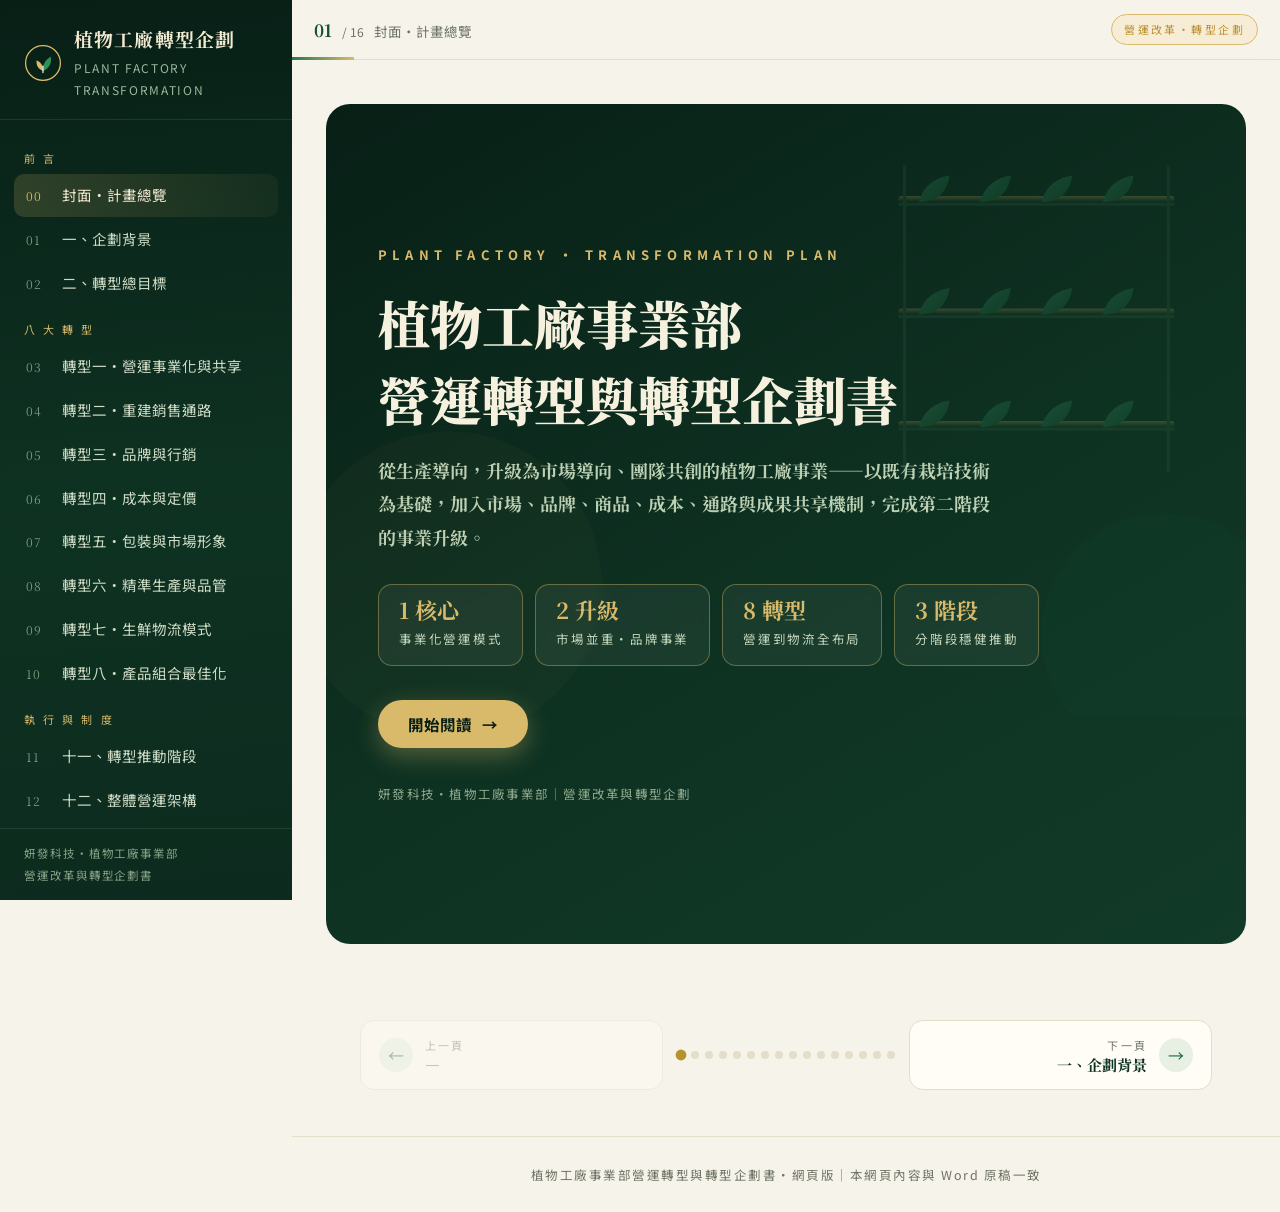
<file: 20260816_植物工廠事業部營運改革與轉型企劃書.html>
<!DOCTYPE html>
<html lang="zh-Hant">
<head>
<meta charset="UTF-8">
<meta name="viewport" content="width=device-width, initial-scale=1.0">
<title>植物工廠事業部營運轉型與轉型企劃書</title>
<link rel="preconnect" href="https://fonts.googleapis.com">
<link rel="preconnect" href="https://fonts.gstatic.com" crossorigin>
<link href="https://fonts.googleapis.com/css2?family=Noto+Sans+TC:wght@400;500;700&family=Noto+Serif+TC:wght@600;700;900&display=swap" rel="stylesheet">
<style>
:root{
  --ink:#232920; --muted:#6d7464; --paper:#f6f3ea; --card:#fffdf6; --line:#e4ddc9;
  --g950:#081f16; --g900:#0e3222; --g800:#155034; --g700:#1c6540; --g600:#237a4c;
  --g500:#2f8f5b; --g100:#e7f0e2; --g50:#f1f6ec;
  --gold:#b8912f; --gold2:#d8ba6a; --goldbg:#f7edd6;
  --amber:#9c5c10; --amberbg:#faf0dd; --amberline:#e8d3ab;
  --serif:"Noto Serif TC","Songti TC",serif;
  --sans:"Noto Sans TC","PingFang TC","Microsoft JhengHei",sans-serif;
  --shadow:0 10px 30px rgba(20,40,25,.08);
  --rad:16px;
}
*{margin:0;padding:0;box-sizing:border-box}
html{scroll-behavior:smooth}
body{font-family:var(--sans);background:var(--paper);color:var(--ink);line-height:1.85;font-size:16px}
::selection{background:var(--gold2);color:var(--g950)}
h1,h2,h3,.serif{font-family:var(--serif)}

/* ---------- 側邊導覽 ---------- */
#side{position:fixed;inset:0 auto 0 0;width:292px;z-index:60;display:flex;flex-direction:column;
  background:linear-gradient(175deg,var(--g950) 0%,var(--g900) 55%,#0c2b1e 100%);color:#e9efe2;
  transition:transform .35s ease}
#side .brand{padding:26px 24px 18px;border-bottom:1px solid rgba(255,255,255,.09)}
#side .brand .row{display:flex;align-items:center;gap:12px}
#side .brand svg{width:38px;height:38px;flex:none}
#side .brand b{font-family:var(--serif);font-size:19px;letter-spacing:.06em;color:#f3ead2;display:block;line-height:1.4}
#side .brand small{display:block;color:#9db59a;font-size:12px;letter-spacing:.14em;margin-top:4px}
#side nav{flex:1;overflow-y:auto;padding:14px 14px 24px;scrollbar-width:thin;scrollbar-color:#2c5a41 transparent}
#side nav::-webkit-scrollbar{width:5px}
#side nav::-webkit-scrollbar-thumb{background:#2c5a41;border-radius:4px}
.ngroup{margin:14px 10px 6px;font-size:11px;letter-spacing:.28em;color:var(--gold2)}
#side a{display:flex;gap:12px;align-items:baseline;padding:8px 12px;margin:1px 0;border-radius:10px;
  color:#cfdcc6;text-decoration:none;font-size:14.5px;transition:.2s}
#side a .no{font-family:var(--serif);font-size:12px;color:#7e9a7d;min-width:24px;letter-spacing:.05em}
#side a:hover{background:rgba(255,255,255,.07);color:#fff}
#side a.active{background:linear-gradient(90deg,rgba(216,186,106,.18),rgba(216,186,106,.05));color:#f3ead2}
#side a.active .no{color:var(--gold2)}
#side .foot{padding:14px 24px;border-top:1px solid rgba(255,255,255,.09);font-size:11.5px;color:#87a086;letter-spacing:.08em}

/* ---------- 頂欄 ---------- */
#top{position:fixed;top:0;left:292px;right:0;height:60px;z-index:50;display:flex;align-items:center;gap:14px;
  padding:0 22px;background:rgba(246,243,234,.86);backdrop-filter:blur(10px);border-bottom:1px solid var(--line)}
#burger{display:none;border:1px solid var(--line);background:var(--card);border-radius:10px;width:40px;height:40px;
  cursor:pointer;align-items:center;justify-content:center;flex:none}
#burger span{display:block;width:18px;height:2px;background:var(--g800);margin:2.5px 0;border-radius:2px}
#crumb{display:flex;align-items:baseline;gap:10px;min-width:0}
#pgNow{font-family:var(--serif);font-weight:700;font-size:17px;color:var(--g800)}
#pgTotal{font-size:12px;color:var(--muted)}
#pgTitle{font-size:13.5px;color:var(--muted);white-space:nowrap;overflow:hidden;text-overflow:ellipsis}
#top .spacer{flex:1}
#top .tag{font-size:11px;letter-spacing:.22em;color:var(--gold);border:1px solid var(--gold2);border-radius:999px;
  padding:4px 12px;background:var(--goldbg);white-space:nowrap}
#barwrap{position:absolute;left:0;right:0;bottom:-1px;height:3px;background:transparent}
#bar{display:block;height:100%;width:0;background:linear-gradient(90deg,var(--g600),var(--gold2));transition:width .4s ease}

/* ---------- 主內容 ---------- */
#main{margin-left:292px;padding:60px 0 0}
.wrap{max-width:920px;margin:0 auto;padding:44px 34px 30px}
.page{display:none}
.page.active{display:block;animation:fadeUp .5s ease both}
@keyframes fadeUp{from{opacity:0;transform:translateY(14px)}to{opacity:1;transform:none}}
@media (prefers-reduced-motion:reduce){.page.active{animation:none}}

/* 章節標頭 */
.phead{display:flex;gap:22px;align-items:flex-start;margin-bottom:30px}
.pnum{font-family:var(--serif);font-weight:900;font-size:64px;line-height:1;color:transparent;
  -webkit-text-stroke:1.5px var(--gold);flex:none;padding-top:4px}
.kicker{font-size:12px;letter-spacing:.3em;color:var(--g600);margin-bottom:6px;font-weight:700}
.phead h2{font-size:clamp(24px,3.4vw,34px);font-weight:900;color:var(--g900);line-height:1.4}
.phead h2::after{content:"";display:block;width:56px;height:4px;border-radius:2px;margin-top:12px;
  background:linear-gradient(90deg,var(--gold),var(--gold2))}

/* 內容元件 */
p.body{margin:0 0 14px;color:#3a4136}
.lead{font-size:17.5px;color:var(--g900);font-weight:500}
.block{background:var(--card);border:1px solid var(--line);border-radius:var(--rad);padding:26px 28px;margin:0 0 20px;box-shadow:var(--shadow)}
.block h3{display:flex;align-items:center;gap:10px;font-size:19px;color:var(--g900);margin-bottom:14px;letter-spacing:.04em}
.block h3 .ic{width:34px;height:34px;flex:none;border-radius:10px;display:flex;align-items:center;justify-content:center}
.block h3 .ic svg{width:18px;height:18px}
.block.pain{border-left:5px solid var(--amber)}
.block.pain .ic{background:var(--amberbg);color:var(--amber)}
.block.way{border-left:5px solid var(--g600)}
.block.way .ic{background:var(--g100);color:var(--g700)}
.sub{font-family:var(--serif);font-size:17px;font-weight:700;color:var(--g800);margin:20px 0 10px;display:flex;align-items:center;gap:10px}
.sub .n{width:26px;height:26px;flex:none;border-radius:8px;background:var(--g800);color:var(--gold2);
  font-size:13px;display:flex;align-items:center;justify-content:center;font-family:var(--serif)}
.chips{display:flex;flex-wrap:wrap;gap:9px;margin:12px 0}
.chips span{border:1px solid var(--line);background:var(--g50);color:var(--g800);border-radius:999px;
  padding:5px 14px;font-size:13.5px;font-weight:500}
.chips.gold span{background:var(--goldbg);border-color:var(--amberline);color:var(--amber)}
ul.dots{list-style:none;margin:8px 0}
ul.dots li{position:relative;padding-left:24px;margin:7px 0;color:#3a4136}
ul.dots li::before{content:"";position:absolute;left:6px;top:.72em;width:8px;height:8px;border-radius:50%;
  background:var(--g500);box-shadow:0 0 0 3px var(--g100)}
.grid2{display:grid;grid-template-columns:1fr 1fr;gap:14px;margin:14px 0}
.mini{border:1px solid var(--line);border-radius:12px;background:var(--paper);padding:14px 16px}
.mini b{display:block;color:var(--g800);font-size:15px;margin-bottom:4px}
.mini p{font-size:14px;color:var(--muted);line-height:1.7}
.callout{border-radius:12px;padding:16px 20px;margin:14px 0;font-weight:500}
.callout.green{background:var(--g100);color:var(--g900);border:1px dashed var(--g500)}
.callout.gold{background:var(--goldbg);color:#6d4d0d;border:1px dashed var(--gold)}
.formula{font-family:var(--serif);background:var(--g950);color:var(--gold2);border-radius:12px;
  padding:14px 20px;margin:12px 0;font-size:15.5px;letter-spacing:.05em;text-align:center}
.chain{display:flex;flex-wrap:wrap;align-items:center;gap:6px 4px;margin:14px 0}
.chain span{background:var(--card);border:1px solid var(--line);border-radius:10px;padding:7px 14px;
  font-size:14px;font-weight:500;color:var(--g800)}
.chain span:not(:last-child)::after{content:"→";color:var(--gold);margin-left:10px;font-weight:700}
.chain.dark span{background:var(--g900);border-color:var(--g800);color:#e8efdd}
.chain.dark span:not(:last-child)::after{color:var(--gold2)}

/* 目標橫幅 */
.goal{border-radius:var(--rad);padding:24px 28px;margin:24px 0 6px;color:#eef3e4;position:relative;overflow:hidden;
  background:linear-gradient(120deg,var(--g950),var(--g800) 70%,var(--g700))}
.goal::before{content:"";position:absolute;right:-40px;top:-40px;width:180px;height:180px;border-radius:50%;
  background:radial-gradient(circle,rgba(216,186,106,.25),transparent 70%)}
.goal .glabel{display:inline-flex;align-items:center;gap:8px;font-size:12px;letter-spacing:.3em;color:var(--gold2);
  font-weight:700;margin-bottom:10px}
.goal p{color:#e6edda;font-size:15.5px}
.goal p+p{margin-top:8px}
.goal b{color:#fff}

/* 卡片陣列 */
.cards{display:grid;grid-template-columns:repeat(2,1fr);gap:14px;margin:14px 0}
.cards.c4{grid-template-columns:repeat(4,1fr)}
.cards.c3{grid-template-columns:repeat(3,1fr)}
.card{border:1px solid var(--line);border-radius:14px;background:var(--card);padding:18px;transition:.25s;position:relative}
.card:hover{transform:translateY(-3px);box-shadow:var(--shadow);border-color:var(--g500)}
.card .ci{width:40px;height:40px;border-radius:12px;background:var(--g100);color:var(--g700);
  display:flex;align-items:center;justify-content:center;margin-bottom:10px}
.card .ci svg{width:20px;height:20px}
.card b{display:block;font-family:var(--serif);font-size:16.5px;color:var(--g900);margin-bottom:6px}
.card p,.card li{font-size:14px;color:var(--muted);line-height:1.75}
.card ul{list-style:none}
.card ul li{padding-left:16px;position:relative;margin:3px 0}
.card ul li::before{content:"·";position:absolute;left:2px;color:var(--g500);font-weight:900}

/* 表格 */
.tblwrap{overflow-x:auto;border:1px solid var(--line);border-radius:14px;background:var(--card);box-shadow:var(--shadow)}
table{width:100%;border-collapse:collapse;font-size:14.5px;min-width:520px}
thead th{background:var(--g900);color:var(--gold2);font-family:var(--serif);letter-spacing:.12em;
  padding:13px 18px;text-align:left;font-size:14px}
tbody td{padding:12px 18px;border-top:1px solid var(--line);color:#3a4136;vertical-align:top}
tbody tr:nth-child(even){background:var(--g50)}
tbody td:first-child{font-weight:700;color:var(--g800);white-space:nowrap}
td .oo{font-family:var(--serif);color:var(--gold);font-weight:700}

/* 時程 */
.tl{position:relative;margin:20px 0 6px;padding-left:34px}
.tl::before{content:"";position:absolute;left:11px;top:8px;bottom:8px;width:2px;
  background:linear-gradient(var(--g500),var(--gold2))}
.phase{position:relative;margin:0 0 22px}
.phase::before{content:"";position:absolute;left:-30px;top:6px;width:16px;height:16px;border-radius:50%;
  background:var(--gold2);border:3px solid var(--g800);box-shadow:0 0 0 4px var(--g100)}
.phase .ph{font-family:var(--serif);font-size:20px;font-weight:900;color:var(--g900)}
.phase .ph small{font-size:12px;letter-spacing:.2em;color:var(--gold);margin-left:10px;font-weight:700}
.phase .core{margin-top:10px;border-radius:10px;background:var(--goldbg);border:1px dashed var(--gold);
  color:#6d4d0d;padding:10px 16px;font-size:14.5px}
.phase .core b{color:var(--g800)}

/* 封面 */
#cover{min-height:calc(100vh - 60px);display:flex;flex-direction:column;justify-content:center;position:relative;overflow:hidden;
  border-radius:24px;background:linear-gradient(150deg,var(--g950) 0%,var(--g900) 55%,#123a28 100%);color:#eef3e2;
  padding:56px 52px;margin-bottom:26px}
#cover .deco{position:absolute;inset:0;pointer-events:none;opacity:.5}
#cover .k{letter-spacing:.4em;color:var(--gold2);font-size:13px;font-weight:700;margin-bottom:18px}
#cover h1{font-size:clamp(30px,4.6vw,52px);font-weight:900;line-height:1.45;color:#f6f1de;max-width:16em}
#cover .sub{color:#bcd0b4;font-size:clamp(15px,1.8vw,18px);margin:18px 0 30px;max-width:34em}
#cover .stats{display:flex;flex-wrap:wrap;gap:12px;margin-bottom:34px}
#cover .stat{border:1px solid rgba(216,186,106,.4);background:rgba(255,255,255,.05);border-radius:14px;
  padding:12px 20px;backdrop-filter:blur(4px)}
#cover .stat b{font-family:var(--serif);font-size:22px;color:var(--gold2);display:block;line-height:1.2}
#cover .stat span{font-size:12.5px;letter-spacing:.14em;color:#c4d6bc}
#cover .cta{display:inline-flex;align-self:flex-start;align-items:center;gap:10px;background:var(--gold2);color:var(--g950);
  border:none;border-radius:999px;padding:13px 30px;font-size:15.5px;font-weight:700;cursor:pointer;
  font-family:var(--sans);transition:.25s;box-shadow:0 8px 24px rgba(216,186,106,.35)}
#cover .cta:hover{transform:translateY(-2px);box-shadow:0 12px 30px rgba(216,186,106,.45)}
#cover .meta{margin-top:34px;font-size:12.5px;color:#8fa88c;letter-spacing:.1em}

/* 分頁器 */
#pager{display:flex;align-items:center;gap:14px;max-width:920px;margin:10px auto 0;padding:10px 34px 46px}
#pager button{flex:1;display:flex;align-items:center;gap:12px;border:1px solid var(--line);background:var(--card);
  border-radius:14px;padding:14px 18px;cursor:pointer;font-family:var(--sans);transition:.2s;text-align:left}
#pager button:hover:not(:disabled){border-color:var(--g500);box-shadow:var(--shadow);transform:translateY(-2px)}
#pager button:disabled{opacity:.4;cursor:default}
#pager button .d{font-size:11px;letter-spacing:.2em;color:var(--muted)}
#pager button .t{font-family:var(--serif);font-weight:700;color:var(--g900);font-size:15px}
#pager button.next{flex-direction:row-reverse;text-align:right}
#pager .arrow{width:34px;height:34px;flex:none;border-radius:50%;background:var(--g100);color:var(--g700);
  display:flex;align-items:center;justify-content:center;font-size:16px}
#dots{display:flex;gap:6px;flex-wrap:wrap;justify-content:center;max-width:220px}
#dots i{width:8px;height:8px;border-radius:50%;background:var(--line);cursor:pointer;transition:.2s}
#dots i.on{background:var(--gold);transform:scale(1.35)}

footer{border-top:1px solid var(--line);padding:26px 34px;text-align:center;color:var(--muted);font-size:12.5px;letter-spacing:.12em}

/* 資訊圖 */
.fig{margin:22px 0 6px;border-radius:var(--rad);overflow:hidden;border:1px solid var(--line);box-shadow:var(--shadow);background:#fff}
.fig img{display:block;width:100%;height:auto}
.fig figcaption{padding:12px 18px;font-size:13px;color:var(--muted);background:var(--card);letter-spacing:.08em}

/* ---------- 響應式 ---------- */
#scrim{position:fixed;inset:0;background:rgba(8,20,12,.45);z-index:55;opacity:0;pointer-events:none;transition:.3s}
@media (max-width:1080px){
  #side{transform:translateX(-100%);width:300px;box-shadow:20px 0 60px rgba(0,0,0,.25)}
  #side.open{transform:none}
  #scrim.show{opacity:1;pointer-events:auto}
  #top{left:0}
  #main{margin-left:0}
  #burger{display:flex}
  #top .tag{display:none}
}
@media (max-width:760px){
  .wrap{padding:30px 18px 20px}
  #pager{padding:6px 18px 36px;flex-wrap:wrap}
  #dots{order:3;width:100%;max-width:none}
  .grid2,.cards{grid-template-columns:1fr}
  .cards.c4,.cards.c3{grid-template-columns:1fr 1fr}
  #cover{padding:40px 26px;border-radius:18px}
  .phead{gap:14px}
  .pnum{font-size:46px}
  .block{padding:20px 18px}
  #pgTitle{display:none}
}
@media (max-width:480px){
  .cards.c4,.cards.c3{grid-template-columns:1fr}
  #pager button .t{font-size:13px}
}
</style>
</head>
<body>

<!-- SVG 圖示庫 -->
<svg style="display:none" xmlns="http://www.w3.org/2000/svg">
  <symbol id="i-leaf" viewBox="0 0 24 24" fill="none" stroke="currentColor" stroke-width="2" stroke-linecap="round" stroke-linejoin="round"><path d="M11 20A7 7 0 0 1 9.8 6.1C15.5 5 17 4.48 19 2c1 2 2 4.18 2 8 0 5.5-4.78 10-10 10Z"/><path d="M2 21c0-3 1.85-5.36 5.08-6C9.5 14.52 12 13 13 12"/></symbol>
  <symbol id="i-alert" viewBox="0 0 24 24" fill="none" stroke="currentColor" stroke-width="2" stroke-linecap="round" stroke-linejoin="round"><path d="m21.73 18-8-14a2 2 0 0 0-3.48 0l-8 14A2 2 0 0 0 4 21h16a2 2 0 0 0 1.73-3Z"/><path d="M12 9v4"/><path d="M12 17h.01"/></symbol>
  <symbol id="i-compass" viewBox="0 0 24 24" fill="none" stroke="currentColor" stroke-width="2" stroke-linecap="round" stroke-linejoin="round"><circle cx="12" cy="12" r="10"/><polygon points="16.24 7.76 14.12 14.12 7.76 16.24 9.88 9.88 16.24 7.76"/></symbol>
  <symbol id="i-users" viewBox="0 0 24 24" fill="none" stroke="currentColor" stroke-width="2" stroke-linecap="round" stroke-linejoin="round"><path d="M16 21v-2a4 4 0 0 0-4-4H6a4 4 0 0 0-4 4v2"/><circle cx="9" cy="7" r="4"/><path d="M22 21v-2a4 4 0 0 0-3-3.87"/><path d="M16 3.13a4 4 0 0 1 0 7.75"/></symbol>
  <symbol id="i-store" viewBox="0 0 24 24" fill="none" stroke="currentColor" stroke-width="2" stroke-linecap="round" stroke-linejoin="round"><path d="m2 7 4.41-4.41A2 2 0 0 1 7.83 2h8.34a2 2 0 0 1 1.42.59L22 7"/><path d="M4 12v8a2 2 0 0 0 2 2h12a2 2 0 0 0 2-2v-8"/><path d="M15 22v-4a2 2 0 0 0-2-2h-2a2 2 0 0 0-2 2v4"/><path d="M2 7h20"/><path d="M22 7v3a2 2 0 0 1-2 2a2.7 2.7 0 0 1-1.59-.63.7.7 0 0 0-.82 0A2.7 2.7 0 0 1 16 12a2.7 2.7 0 0 1-1.59-.63.7.7 0 0 0-.82 0A2.7 2.7 0 0 1 12 12a2.7 2.7 0 0 1-1.59-.63.7.7 0 0 0-.82 0A2.7 2.7 0 0 1 8 12a2.7 2.7 0 0 1-1.59-.63.7.7 0 0 0-.82 0A2.7 2.7 0 0 1 4 12a2 2 0 0 1-2-2V7"/></symbol>
  <symbol id="i-mega" viewBox="0 0 24 24" fill="none" stroke="currentColor" stroke-width="2" stroke-linecap="round" stroke-linejoin="round"><path d="m3 11 18-5v12L3 14v-3z"/><path d="M11.6 16.8a3 3 0 1 1-5.8-1.6"/></symbol>
  <symbol id="i-coin" viewBox="0 0 24 24" fill="none" stroke="currentColor" stroke-width="2" stroke-linecap="round" stroke-linejoin="round"><circle cx="12" cy="12" r="9"/><path d="M12 7v10"/><path d="M15 9.5c0-1.1-1.34-2-3-2s-3 .9-3 2 1.34 2 3 2 3 .9 3 2-1.34 2-3 2-3-.9-3-2"/></symbol>
  <symbol id="i-box" viewBox="0 0 24 24" fill="none" stroke="currentColor" stroke-width="2" stroke-linecap="round" stroke-linejoin="round"><path d="M21 8a2 2 0 0 0-1-1.73l-7-4a2 2 0 0 0-2 0l-7 4A2 2 0 0 0 3 8v8a2 2 0 0 0 1 1.73l7 4a2 2 0 0 0 2 0l7-4A2 2 0 0 0 21 16Z"/><path d="m3.3 7 8.7 5 8.7-5"/><path d="M12 22V12"/></symbol>
  <symbol id="i-target" viewBox="0 0 24 24" fill="none" stroke="currentColor" stroke-width="2"><circle cx="12" cy="12" r="9"/><circle cx="12" cy="12" r="5"/><circle cx="12" cy="12" r="1"/></symbol>
  <symbol id="i-truck" viewBox="0 0 24 24" fill="none" stroke="currentColor" stroke-width="2" stroke-linecap="round" stroke-linejoin="round"><path d="M14 18V6a2 2 0 0 0-2-2H4a2 2 0 0 0-2 2v11a1 1 0 0 0 1 1h2"/><path d="M15 18H9"/><path d="M19 18h2a1 1 0 0 0 1-1v-3.65a1 1 0 0 0-.22-.62l-3.48-4.35A1 1 0 0 0 17.52 8H14"/><circle cx="17" cy="18" r="2"/><circle cx="7" cy="18" r="2"/></symbol>
  <symbol id="i-grid" viewBox="0 0 24 24" fill="none" stroke="currentColor" stroke-width="2"><rect x="3" y="3" width="7" height="7" rx="1.5"/><rect x="14" y="3" width="7" height="7" rx="1.5"/><rect x="3" y="14" width="7" height="7" rx="1.5"/><rect x="14" y="14" width="7" height="7" rx="1.5"/></symbol>
  <symbol id="i-chart" viewBox="0 0 24 24" fill="none" stroke="currentColor" stroke-width="2" stroke-linecap="round"><path d="M3 3v18h18"/><path d="M7 15v3"/><path d="M11 11v7"/><path d="M15 7v11"/><path d="M19 10v8"/></symbol>
  <symbol id="i-flag" viewBox="0 0 24 24" fill="none" stroke="currentColor" stroke-width="2" stroke-linecap="round" stroke-linejoin="round"><path d="M4 22V4a1 1 0 0 1 .4-.8A6 6 0 0 1 8 2c3 0 5 2 7.33 2q2 0 3.67-1v11q-1.67 1-3.67 1C13 15 11 13 8 13a6 6 0 0 0-4 1.17"/></symbol>
  <symbol id="i-loop" viewBox="0 0 24 24" fill="none" stroke="currentColor" stroke-width="2" stroke-linecap="round" stroke-linejoin="round"><path d="M17 2.1 21 6l-4 3.9"/><path d="M3 11V9a4 4 0 0 1 4-4h14"/><path d="M7 21.9 3 18l4-3.9"/><path d="M21 13v2a4 4 0 0 1-4 4H3"/></symbol>
  <symbol id="i-gift" viewBox="0 0 24 24" fill="none" stroke="currentColor" stroke-width="2" stroke-linecap="round" stroke-linejoin="round"><rect x="3" y="8" width="18" height="4" rx="1"/><path d="M12 8v13"/><path d="M19 12v7a2 2 0 0 1-2 2H7a2 2 0 0 1-2-2v-7"/><path d="M7.5 8a2.5 2.5 0 0 1 0-5C11 3 12 8 12 8s1-5 4.5-5a2.5 2.5 0 0 1 0 5"/></symbol>
  <symbol id="i-sprout" viewBox="0 0 24 24" fill="none" stroke="currentColor" stroke-width="2" stroke-linecap="round" stroke-linejoin="round"><path d="M7 20h10"/><path d="M12 20v-9"/><path d="M12 11C12 6 8 4 4 4c0 5 3 7 8 7Z"/><path d="M12 11c0-4 3-6 8-6 0 4-3 6-8 6Z"/></symbol>
</svg>

<aside id="side">
  <div class="brand">
    <div class="row">
      <svg viewBox="0 0 48 48" fill="none"><circle cx="24" cy="24" r="22" stroke="#d8ba6a" stroke-width="1.6"/><path d="M24 34c0-8 2-14 10-18 1 8-2 15-10 18Z" fill="#2f8f5b"/><path d="M24 34c0-6-1.6-10.5-8-13.5-.8 6 1.6 11 8 13.5Z" fill="#d8ba6a"/><path d="M24 36v-8" stroke="#e9efe2" stroke-width="1.6" stroke-linecap="round"/></svg>
      <div><b>植物工廠轉型企劃</b><small>PLANT FACTORY TRANSFORMATION</small></div>
    </div>
  </div>
  <nav id="snav">
    <p class="ngroup">前 言</p>
    <a data-target="0" href="#p0"><span class="no">00</span>封面・計畫總覽</a>
    <a data-target="1" href="#p1"><span class="no">01</span>一、企劃背景</a>
    <a data-target="2" href="#p2"><span class="no">02</span>二、轉型總目標</a>
    <p class="ngroup">八 大 轉 型</p>
    <a data-target="3" href="#p3"><span class="no">03</span>轉型一・營運事業化與共享</a>
    <a data-target="4" href="#p4"><span class="no">04</span>轉型二・重建銷售通路</a>
    <a data-target="5" href="#p5"><span class="no">05</span>轉型三・品牌與行銷</a>
    <a data-target="6" href="#p6"><span class="no">06</span>轉型四・成本與定價</a>
    <a data-target="7" href="#p7"><span class="no">07</span>轉型五・包裝與市場形象</a>
    <a data-target="8" href="#p8"><span class="no">08</span>轉型六・精準生產與品管</a>
    <a data-target="9" href="#p9"><span class="no">09</span>轉型七・生鮮物流模式</a>
    <a data-target="10" href="#p10"><span class="no">10</span>轉型八・產品組合最佳化</a>
    <p class="ngroup">執 行 與 制 度</p>
    <a data-target="11" href="#p11"><span class="no">11</span>十一、轉型推動階段</a>
    <a data-target="12" href="#p12"><span class="no">12</span>十二、整體營運架構</a>
    <a data-target="13" href="#p13"><span class="no">13</span>十三、營運觀察指標</a>
    <a data-target="14" href="#p14"><span class="no">14</span>十四、激勵與分潤制度</a>
    <p class="ngroup">結 語</p>
    <a data-target="15" href="#p15"><span class="no">15</span>十五、整體轉型戰略</a>
  </nav>
  <div class="foot">妍發科技・植物工廠事業部<br>營運改革與轉型企劃書</div>
</aside>
<div id="scrim"></div>

<header id="top">
  <button id="burger" aria-label="開啟目錄"><span></span><span></span><span></span></button>
  <div id="crumb"><span id="pgNow">01</span><span id="pgTotal">/ 16</span><span id="pgTitle">封面・計畫總覽</span></div>
  <div class="spacer"></div>
  <span class="tag">營運改革・轉型企劃</span>
  <div id="barwrap"><span id="bar"></span></div>
</header>

<main id="main">

<!-- ============ 00 封面 ============ -->
<section class="page" id="p0" data-title="封面・計畫總覽">
  <div class="wrap" style="max-width:1040px">
    <div id="cover">
      <svg class="deco" viewBox="0 0 900 600" preserveAspectRatio="xMidYMid slice" aria-hidden="true">
        <defs>
          <linearGradient id="glow" x1="0" y1="0" x2="0" y2="1"><stop offset="0" stop-color="#d8ba6a" stop-opacity=".8"/><stop offset="1" stop-color="#d8ba6a" stop-opacity="0"/></linearGradient>
          <linearGradient id="leafg" x1="0" y1="0" x2="1" y2="1"><stop offset="0" stop-color="#3fa06a"/><stop offset="1" stop-color="#1c6540"/></linearGradient>
        </defs>
        <g opacity=".55">
          <rect x="560" y="90" width="270" height="6" rx="3" fill="url(#glow)"/><rect x="560" y="200" width="270" height="6" rx="3" fill="url(#glow)"/><rect x="560" y="310" width="270" height="6" rx="3" fill="url(#glow)"/>
          <g fill="url(#leafg)">
            <path d="M580 96c4-16 16-24 30-26-2 16-12 26-30 26Z"/><path d="M640 96c4-16 16-24 30-26-2 16-12 26-30 26Z"/><path d="M700 96c4-16 16-24 30-26-2 16-12 26-30 26Z"/><path d="M760 96c4-16 16-24 30-26-2 16-12 26-30 26Z"/>
            <path d="M580 206c4-16 16-24 30-26-2 16-12 26-30 26Z"/><path d="M640 206c4-16 16-24 30-26-2 16-12 26-30 26Z"/><path d="M700 206c4-16 16-24 30-26-2 16-12 26-30 26Z"/><path d="M760 206c4-16 16-24 30-26-2 16-12 26-30 26Z"/>
            <path d="M580 316c4-16 16-24 30-26-2 16-12 26-30 26Z"/><path d="M640 316c4-16 16-24 30-26-2 16-12 26-30 26Z"/><path d="M700 316c4-16 16-24 30-26-2 16-12 26-30 26Z"/><path d="M760 316c4-16 16-24 30-26-2 16-12 26-30 26Z"/>
          </g>
          <g stroke="#2c5a41" stroke-width="3"><line x1="560" y1="98" x2="830" y2="98"/><line x1="560" y1="208" x2="830" y2="208"/><line x1="560" y1="318" x2="830" y2="318"/><line x1="566" y1="60" x2="566" y2="360"/><line x1="824" y1="60" x2="824" y2="360"/></g>
        </g>
        <circle cx="120" cy="470" r="150" fill="#d8ba6a" opacity=".06"/>
        <circle cx="820" cy="520" r="120" fill="#2f8f5b" opacity=".08"/>
      </svg>
      <p class="k">PLANT FACTORY · TRANSFORMATION PLAN</p>
      <h1>植物工廠事業部<br>營運轉型與轉型企劃書</h1>
      <p class="sub">從生產導向，升級為市場導向、團隊共創的植物工廠事業——以既有栽培技術為基礎，加入市場、品牌、商品、成本、通路與成果共享機制，完成第二階段的事業升級。</p>
      <div class="stats">
        <div class="stat"><b>1 核心</b><span>事業化營運模式</span></div>
        <div class="stat"><b>2 升級</b><span>市場並重・品牌事業</span></div>
        <div class="stat"><b>8 轉型</b><span>營運到物流全布局</span></div>
        <div class="stat"><b>3 階段</b><span>分階段穩健推動</span></div>
      </div>
      <button class="cta" onclick="go(1)">開始閱讀 <span aria-hidden="true">→</span></button>
      <p class="meta">妍發科技・植物工廠事業部｜營運改革與轉型企劃</p>
    </div>
  </div>
</section>

<!-- ============ 01 企劃背景 ============ -->
<section class="page" id="p1" data-title="一、企劃背景">
  <div class="wrap">
    <header class="phead"><div class="pnum">01</div><div><p class="kicker">第一章・BACKGROUND</p><h2>一、企劃背景</h2></div></header>
    <p class="body lead">公司植物工廠事業經過多年投入，目前已累積水培蔬菜栽培技術、生產設備、環境控制能力及相關營運經驗，也建立了一定的產品與市場基礎。</p>
    <p class="body">然而，植物工廠是一項同時涉及農業技術、生產管理、生鮮食品、品牌、通路與物流的複合型事業，單靠生產技術進步，仍不足以支撐事業長期成長。</p>
    <p class="body">目前植物工廠所面臨的課題，並非單一部門或單一環節的問題，而是隨著事業發展，原有營運模式需要進一步整合。例如：</p>
    <div class="grid2">
      <div class="mini"><b>市場連結</b><p>生產與市場需求之間需要更緊密連結。</p></div>
      <div class="mini"><b>通路拓展</b><p>銷售通路仍有相當大的拓展空間。</p></div>
      <div class="mini"><b>品牌認知</b><p>品牌與產品價值尚未充分被市場認識。</p></div>
      <div class="mini"><b>成本掌握</b><p>生產成本及各通路獲利情形需要更清楚掌握。</p></div>
      <div class="mini"><b>商品設計</b><p>包裝及商品設計仍有升級空間。</p></div>
      <div class="mini"><b>需求預測</b><p>生產計畫與市場需求預測需要進一步連結。</p></div>
      <div class="mini"><b>物流配送</b><p>生鮮產品的物流與配送模式仍需持續改善。</p></div>
      <div class="mini"><b>共享激勵</b><p>團隊努力與事業成果之間，可建立更明確的共享與激勵機制。</p></div>
    </div>
    <div class="callout green">因此，本次轉型希望在目前已累積的生產技術與經驗基礎上，補強市場、行銷、成本、商品及營運管理能力，並建立合理的成果共享制度，讓植物工廠進入下一階段的發展。</div>
  </div>
</section>

<!-- ============ 02 轉型總目標 ============ -->
<section class="page" id="p2" data-title="二、轉型總目標">
  <div class="wrap">
    <header class="phead"><div class="pnum">02</div><div><p class="kicker">第二章・VISION</p><h2>二、轉型總目標</h2></div></header>
    <div class="block way">
      <h3><span class="ic"><svg><use href="#i-target"/></svg></span>本次轉型的核心定位為：</h3>
      <p class="body lead" style="font-family:var(--serif);font-size:20px">從以生產為核心的植物工廠，進一步升級為<b style="color:var(--g600)">市場導向、團隊共創</b>的植物工廠事業。</p>
      <p class="body" style="margin-top:10px">未來不只關注「如何把菜種好」，還要進一步思考：</p>
      <div class="cards">
        <div class="card"><b>01｜市場需求</b><p>市場真正需要什麼產品？</p></div>
        <div class="card"><b>02｜生產匹配</b><p>哪些產品最適合公司的植物工廠生產？</p></div>
        <div class="card"><b>03｜通路選擇</b><p>哪些通路最適合公司發展？</p></div>
        <div class="card"><b>04｜包裝定價</b><p>不同產品應該如何包裝與定價？</p></div>
        <div class="card"><b>05｜產銷物流</b><p>如何讓生產、銷售及物流彼此配合？</p></div>
        <div class="card"><b>06｜資源效益</b><p>如何提高設備、人力與空間的使用效益？</p></div>
        <div class="card"><b>07｜團隊連結</b><p>如何讓團隊的努力與事業成長形成正向連結？</p></div>
        <div class="card"><b>08｜營運模式</b><p>如何逐步建立穩定且具成長性的營運模式？</p></div>
      </div>
    </div>
    <div class="block">
      <h3><span class="ic"><svg><use href="#i-loop"/></svg></span>未來希望形成：</h3>
      <div class="chain dark">
        <span>市場需求</span><span>銷售預測</span><span>生產規劃</span><span>品質管理</span><span>包裝</span><span>物流</span><span>銷售</span><span>營運分析</span><span>成果共享</span><span>再回饋市場與生產</span>
      </div>
      <p class="body" style="margin-top:10px">的完整營運循環。</p>
    </div>
  </div>
</section>

<!-- ============ 03 轉型一 ============ -->
<section class="page" id="p3" data-title="轉型一・營運事業化與共享">
  <div class="wrap">
    <header class="phead"><div class="pnum">03</div><div><p class="kicker">第三章・轉型一</p><h2>建立植物工廠事業化營運中心與成果共享機制</h2></div></header>

    <div class="block pain">
      <h3><span class="ic"><svg><use href="#i-alert"/></svg></span>（一）目前問題與痛點</h3>
      <p class="body">植物工廠過去發展重點主要集中在栽培技術、設備、生產品質與產量，因此現有團隊在生產端已累積相當多經驗。但隨著事業進入下一階段，單純以生產作為主要營運模式，已不足以因應市場競爭。目前需要進一步整合的包括：</p>
      <div class="chips"><span>生產資訊</span><span>銷售資訊</span><span>成本資訊</span><span>市場資訊</span><span>庫存及損耗</span><span>通路需求</span><span>商品開發</span><span>行銷規劃</span><span>物流安排</span></div>
      <p class="body">若這些資訊分散在不同單位，植物工廠團隊即使具有良好生產能力，也較難完整掌握市場狀況與整體營運成果。</p>
      <p class="body">此外，如果團隊投入更多心力改善產能、良率、成本、客戶服務及銷售，但事業成果與團隊之間缺乏明確的共享機制，也較不容易形成長期的共同經營動能。因此，本項轉型的重點不是增加個別人員壓力，而是：</p>
      <div class="callout green">讓植物工廠團隊取得更完整的營運資訊、資源、決策支援與成果共享機會。</div>
    </div>

    <div class="block way">
      <h3><span class="ic"><svg><use href="#i-compass"/></svg></span>（二）轉型方向</h3>
      <p class="body lead">將植物工廠逐步朝向「事業化營運中心」發展。</p>
      <p class="body">公司應協助建立較完整的營運架構，讓植物工廠不只是生產端，而能與業務、行銷、財務、採購及物流共同形成一個事業團隊。未來可建立植物工廠專屬營運報表，定期檢視：</p>
      <div class="chips"><span>銷售成果</span><span>市場需求</span><span>生產狀況</span><span>成本變化</span><span>庫存與損耗</span><span>客戶回饋</span><span>各通路發展</span><span>各產品表現</span><span>整體營運成果</span></div>
      <p class="body">讓所有相關單位以相同資料共同討論改善方向。</p>
    </div>

    <div class="block way">
      <h3><span class="ic"><svg><use href="#i-coin"/></svg></span>（三）建立營運中心激勵與分潤制度</h3>
      <p class="body">為鼓勵團隊主動參與事業經營，可建立「<b>基本薪酬＋營運激勵＋成果分潤</b>」的制度。制度原則如下：</p>

      <p class="sub"><span class="n">1</span>基本薪酬維持穩定</p>
      <p class="body">既有人員原有薪資與基本待遇維持既有制度，使團隊在轉型過程中具有穩定性。轉型的目的不是把營運風險轉嫁給員工，而是在原有薪酬之外，增加「事業做得越好，團隊可以共同分享成果」的激勵機制。</p>

      <p class="sub"><span class="n">2</span>設立營運績效獎金</p>
      <p class="body">可依每月或每季營運表現，提列 <b class="oo" style="color:var(--gold)">OO％</b> 作為營運績效獎金。評估項目可包含：</p>
      <div class="chips"><span>營收成長</span><span>毛利改善</span><span>成本改善</span><span>良率提升</span><span>損耗降低</span><span>產能利用改善</span><span>新客戶或新通路成果</span><span>客戶滿意度</span><span>團隊協作成果</span></div>
      <p class="body">績效獎金應採團隊導向，避免過度集中於個人競爭。</p>

      <p class="sub"><span class="n">3</span>建立年度事業成果分潤</p>
      <p class="body">當植物工廠達到公司設定的年度營運條件後，可自可分配營運成果中提列 <b style="color:var(--gold)">OO％</b> 作為團隊年度分潤。概念可設定為：</p>
      <div class="formula">年度可分配營運成果 × OO％ ＝ 植物工廠團隊分潤池</div>
      <p class="body">分潤池再依職務參與程度、工作投入、團隊績效及特殊貢獻進行分配。</p>

      <p class="sub"><span class="n">4</span>新通路或新客戶開發獎勵</p>
      <p class="body">針對成功開發新通路、新客戶或大型訂單者，可依該客戶實際產生的毛利或營收，另外提列 <b style="color:var(--gold)">OO％</b> 作為專案獎勵。例如：</p>
      <div class="formula">新客戶首年度實現毛利 × OO％ ＝ 專案開發獎勵</div>
      <p class="body">此獎勵不限於業務人員，如植物工廠、生產、研發、行政或其他同仁促成合作，也可納入。</p>

      <p class="sub"><span class="n">5</span>成本改善共享</p>
      <p class="body">若團隊提出改善方案，在不影響品質與食安的前提下，實際降低能源、包材、人工、耗材或物流成本，可將經確認的年度節省金額提列 <b style="color:var(--gold)">OO％</b> 作為改善獎勵。例如：</p>
      <div class="formula">經確認之年度成本節省金額 × OO％ ＝ 改善成果獎勵</div>
      <p class="body">讓節能、降低損耗、提升良率及流程改善，都能與團隊形成直接正向連結。</p>

      <p class="sub"><span class="n">6</span>激勵制度原則</p>
      <p class="body">激勵制度應遵循以下原則：</p>
      <ul class="dots">
        <li>先確保公司整體營運安全，再進行分潤。</li>
        <li>以實際實現的營運成果為計算基礎。</li>
        <li>不以單純衝高營收作為唯一標準。</li>
        <li>同時考量毛利、品質、損耗與客戶穩定度。</li>
        <li>鼓勵團隊合作，不製造內部競爭。</li>
        <li>分潤公式與計算方式事前公開，讓制度透明。</li>
        <li>每年依植物工廠發展階段檢討調整。</li>
      </ul>
    </div>

    <div class="goal">
      <p class="glabel"><svg width="15" height="15"><use href="#i-flag"/></svg>（四）轉型目標</p>
      <p>由過去「生產部門把產品做好，再交由其他單位銷售」，逐步轉型為<b>「生產、業務、行銷、財務及物流共同經營植物工廠事業」</b>，並建立<b>「事業成長，團隊共享成果」</b>的正向機制。</p>
      <p>讓生產團隊可以更了解市場，市場端也更了解植物生長週期與生產限制，使跨部門合作與事業成果形成良性循環。</p>
    </div>
  </div>
</section>

<!-- ============ 04 轉型二 ============ -->
<section class="page" id="p4" data-title="轉型二・重建銷售通路">
  <div class="wrap">
    <header class="phead"><div class="pnum">04</div><div><p class="kicker">第四章・轉型二</p><h2>擴大並重建銷售通路</h2></div></header>

    <div class="block pain">
      <h3><span class="ic"><svg><use href="#i-alert"/></svg></span>（一）目前問題與痛點</h3>
      <p class="body">生鮮蔬菜具有保存期限較短的特性，如果銷售通路不足或市場需求不穩定，就容易發生：</p>
      <div class="chain"><span>生產完成</span><span>訂單不足</span><span>庫存增加</span><span>鮮度下降</span><span>降價或損耗</span></div>
      <p class="body">因此，植物工廠的核心課題之一不是單純增加產量，而是必須同步增加穩定的市場需求。如果銷售過度集中在少數客戶或少數通路，也容易受到個別客戶採購量變動影響。植物工廠要改善營運成果，首先必須讓銷售市場變得更寬、更穩定。</p>
    </div>

    <div class="block way">
      <h3><span class="ic"><svg><use href="#i-store"/></svg></span>（二）轉型方向：建立多元通路組合</h3>
      <div class="cards">
        <div class="card"><div class="ci"><svg><use href="#i-users"/></svg></div><b>1. 機構型通路</b><p style="margin-bottom:6px">積極開發：</p><ul><li>國軍福利站</li><li>企業員工福利</li><li>飯店・餐廳</li><li>健康餐盒・中央廚房</li><li>團膳業者</li><li>學校・醫療機構</li></ul><p style="margin-top:8px;color:var(--g700);font-weight:500">此類市場主要目標是建立：穩定、固定、可預估的基本需求。</p></div>
        <div class="card"><div class="ci"><svg><use href="#i-gift"/></svg></div><b>2. 團購市場</b><p style="margin-bottom:6px">發展：</p><ul><li>企業團購・社區團購</li><li>LINE 團購・團購主</li><li>健康社群・健身族群</li></ul><p style="margin-top:8px;color:var(--g700);font-weight:500">團購可採預購方式進行，有助於提前掌握需求及安排採收。</p></div>
        <div class="card"><div class="ci"><svg><use href="#i-grid"/></svg></div><b>3. 網路通路</b><p style="margin-bottom:6px">包括：</p><ul><li>自有官網・電商平台</li><li>社群導購・LINE 會員</li><li>定期配送・蔬菜箱訂閱</li></ul><p style="margin-top:8px;color:var(--g700);font-weight:500">建立直接面對消費者的銷售能力。</p></div>
        <div class="card"><div class="ci"><svg><use href="#i-mega"/></svg></div><b>4. 電視與媒體型通路</b><p style="margin-bottom:6px">評估：</p><ul><li>電視購物・直播</li><li>KOL 合作・YouTube</li><li>短影音導購</li></ul><p style="margin-top:8px;color:var(--g700);font-weight:500">此類通路可搭配：蔬菜箱、家庭組合、健康組合、沙拉組或特色禮盒進行商品設計。</p></div>
      </div>
    </div>

    <div class="goal">
      <p class="glabel"><svg width="15" height="15"><use href="#i-flag"/></svg>（三）轉型目標</p>
      <p>逐步建立<b>「機構市場穩定基本需求＋團購快速銷售＋電商累積會員＋媒體擴大品牌曝光」</b>的多元營收結構。</p>
    </div>
  </div>
</section>

<!-- ============ 05 轉型三 ============ -->
<section class="page" id="p5" data-title="轉型三・品牌與行銷">
  <div class="wrap">
    <header class="phead"><div class="pnum">05</div><div><p class="kicker">第五章・轉型三</p><h2>全面提升品牌與行銷能力</h2></div></header>

    <div class="block pain">
      <h3><span class="ic"><svg><use href="#i-alert"/></svg></span>（一）目前問題與痛點</h3>
      <p class="body">植物工廠投入許多資源在設備、環境控制及栽培管理，因此產品具有一定的技術與生產特色。但如果市場不知道這些特色，產品價值就很難被消費者理解。消費者真正關心的是：<b>為什麼我要選擇這個品牌？</b></p>
      <p class="body">因此，目前需要進一步把植物工廠的技術優勢轉換成消費者可以理解的品牌價值。例如：</p>
      <div class="chips gold"><span>生產環境</span><span>安心</span><span>新鮮</span><span>穩定供應</span><span>潔淨栽培</span><span>食品安全</span><span>產地透明</span><span>科技農業</span><span>採收到配送的管理</span></div>
      <p class="body">這些都可以成為市場溝通內容。</p>
    </div>

    <div class="block way">
      <h3><span class="ic"><svg><use href="#i-mega"/></svg></span>（二）轉型方向：建立完整的品牌行銷架構</h3>
      <div class="cards c3">
        <div class="card"><b>官網</b><p>由單純企業介紹，升級為：「品牌展示＋產品介紹＋生產特色＋食安說明＋購買入口＋合作洽詢」的平台。</p></div>
        <div class="card"><b>FB／IG／社群</b><p>建立固定內容，包括：產品、採收、植物工廠日常、料理、健康飲食、客戶分享、團購、活動。</p></div>
        <div class="card"><b>YouTube 及短影音</b><p>增加植物工廠的視覺曝光，例如：蔬菜生長過程、採收、水培技術、植物工廠導覽、料理、食材保存。</p></div>
        <div class="card"><b>SEO</b><p>讓有相關需求的消費者搜尋：「水培蔬菜、植物工廠、生菜宅配、沙拉菜、蔬菜箱」時，可以找到公司品牌。</p></div>
        <div class="card"><b>行銷專責人力</b><p>可規劃專責小編或行銷窗口，建立穩定的內容發布與社群經營機制。</p></div>
      </div>
    </div>

    <div class="goal">
      <p class="glabel"><svg width="15" height="15"><use href="#i-flag"/></svg>（三）轉型目標</p>
      <p>讓植物工廠的生產特色從「公司自己知道」轉成<b>「市場知道、消費者理解」</b>。進一步提高品牌辨識度與產品價值。</p>
    </div>
  </div>
</section>

<!-- ============ 06 轉型四 ============ -->
<section class="page" id="p6" data-title="轉型四・成本與定價">
  <div class="wrap">
    <header class="phead"><div class="pnum">06</div><div><p class="kicker">第六章・轉型四</p><h2>提升產能管理、成本掌握與定價能力</h2></div></header>

    <div class="block pain">
      <h3><span class="ic"><svg><use href="#i-alert"/></svg></span>（一）目前問題與痛點</h3>
      <p class="body">植物工廠的成本結構與傳統農業不同，其中包含較多：</p>
      <div class="chips"><span>電力</span><span>設備</span><span>人工</span><span>折舊</span><span>營養液</span><span>環控</span><span>包材</span></div>
      <p class="body">等成本。如果只掌握總成本，而沒有細分到個別產品，就比較難判斷：</p>
      <ul class="dots">
        <li>哪一項產品較有發展潛力？</li>
        <li>哪些產品適合大量生產？</li>
        <li>哪些通路適合什麼售價？</li>
        <li>哪些訂單實際效益較佳？</li>
      </ul>
      <p class="body">因此，成本資訊的目的不是增加管理壓力，而是：<b>協助生產、業務及管理團隊做出更合理的決策。</b></p>
    </div>

    <div class="block way">
      <h3><span class="ic"><svg><use href="#i-chart"/></svg></span>（二）轉型方向</h3>
      <p class="body lead">逐步建立產品成本資料，例如：每株成本／每公斤成本／每包成本。</p>
      <p class="body" style="margin-top:8px">成本可涵蓋：</p>
      <div class="chips"><span>種苗</span><span>營養液</span><span>水</span><span>電</span><span>人工</span><span>包材</span><span>設備折舊</span><span>損耗</span><span>冷藏</span><span>物流</span><span>通路費用</span></div>
      <p class="body">並同步建立：</p>
      <div class="chips gold"><span>每批產量</span><span>生長天數</span><span>良率</span><span>損耗率</span><span>單位電耗</span><span>單位人工投入</span><span>設備使用情況</span></div>
      <p class="body">等營運資料。</p>
    </div>

    <div class="goal">
      <p class="glabel"><svg width="15" height="15"><use href="#i-flag"/></svg>（三）轉型目標</p>
      <p>建立：<b>看得到成本，才能做出更好的產品與價格決策。</b>未來讓報價、促銷、通路合作及商品開發都有合理的成本依據。</p>
    </div>
  </div>
</section>

<!-- ============ 07 轉型五 ============ -->
<section class="page" id="p7" data-title="轉型五・包裝與市場形象">
  <div class="wrap">
    <header class="phead"><div class="pnum">07</div><div><p class="kicker">第七章・轉型五</p><h2>重新設計產品包裝與市場形象</h2></div></header>

    <div class="block pain">
      <h3><span class="ic"><svg><use href="#i-alert"/></svg></span>（一）目前問題與痛點</h3>
      <p class="body">植物工廠具有不同於一般農產品的生產模式，但若包裝與一般蔬菜差異不大，消費者很難在第一時間感受到產品特色。另一方面，不同市場具有不同需求：</p>
      <div class="grid2">
        <div class="mini"><b>家庭</b><p>重視方便</p></div>
        <div class="mini"><b>餐廳</b><p>重視規格與穩定</p></div>
        <div class="mini"><b>團購</b><p>重視組合與價格</p></div>
        <div class="mini"><b>電商</b><p>重視視覺與品牌</p></div>
        <div class="mini"><b>禮贈市場</b><p>重視質感</p></div>
      </div>
      <p class="body">因此，若全部採相同產品與包裝規格，就不容易充分發揮市場價值。</p>
    </div>

    <div class="block way">
      <h3><span class="ic"><svg><use href="#i-box"/></svg></span>（二）轉型方向</h3>
      <p class="body">重新檢視：</p>
      <div class="chips"><span>品牌識別</span><span>包裝</span><span>標籤</span><span>商品名稱</span><span>商品照片</span><span>包裝尺寸</span><span>包裝材質</span><span>商品組合</span></div>
      <p class="body">並依市場設計不同產品。</p>
      <div class="cards c3">
        <div class="card"><b>家庭商品</b><p>日常家庭料理使用。</p></div>
        <div class="card"><b>餐飲商品</b><p>提供飯店、餐廳、中央廚房使用。</p></div>
        <div class="card"><b>健康商品</b><p>沙拉、輕食、健身及健康飲食市場。</p></div>
        <div class="card"><b>團購商品</b><p>家庭分享包、蔬菜箱。</p></div>
        <div class="card"><b>禮贈商品</b><p>精品蔬菜禮盒、企業贈禮。</p></div>
      </div>
    </div>

    <div class="goal">
      <p class="glabel"><svg width="15" height="15"><use href="#i-flag"/></svg>（三）轉型目標</p>
      <p>從「以生產規格為中心的產品」進一步發展為<b>「依不同客群需求設計商品。」</b>提高產品辨識度與市場價值。</p>
    </div>
  </div>
</section>

<!-- ============ 08 轉型六 ============ -->
<section class="page" id="p8" data-title="轉型六・精準生產與品管">
  <div class="wrap">
    <header class="phead"><div class="pnum">08</div><div><p class="kicker">第八章・轉型六</p><h2>強化品管及建立需求導向的精準生產</h2></div></header>

    <div class="block pain">
      <h3><span class="ic"><svg><use href="#i-alert"/></svg></span>（一）目前問題與痛點</h3>
      <p class="body">植物工廠具有生產環境可控制的優勢，但蔬菜本身仍有生長週期。如果市場需求與生產安排沒有充分連結，容易發生：</p>
      <ul class="dots">
        <li>某些期間供不應求</li>
        <li>某些期間產量過多</li>
        <li>採收時間與訂單時間不一致</li>
        <li>庫存增加</li>
        <li>損耗提高</li>
      </ul>
      <p class="body">因此，未來除了持續提升栽培技術之外，也需要逐步把市場資料導入生產規劃。</p>
    </div>

    <div class="block way">
      <h3><span class="ic"><svg><use href="#i-sprout"/></svg></span>（二）轉型方向</h3>
      <p class="body lead">建立「需求預測＋生產排程＋全流程品質管理」制度。</p>
      <p class="body" style="margin-top:8px">需求判斷可參考：</p>
      <div class="chips"><span>歷史銷售</span><span>固定客戶需求</span><span>已確認訂單</span><span>團購預購</span><span>季節</span><span>節慶</span><span>促銷</span><span>行銷活動</span></div>
      <p class="body">逐步建立「市場需求 → 生產安排 → 播種 → 育苗 → 生長 → 採收 → 出貨」的產銷連動模式。</p>
      <p class="body">品質管理則延伸至：</p>
      <div class="chain"><span>種苗</span><span>水質</span><span>營養液</span><span>環境控制</span><span>生長</span><span>採收</span><span>包裝</span><span>冷藏</span><span>配送</span></div>
    </div>

    <div class="goal">
      <p class="glabel"><svg width="15" height="15"><use href="#i-flag"/></svg>（三）轉型目標</p>
      <p>充分發揮植物工廠<b>「可計畫生產」</b>的優勢。逐步做到：讓市場需求與生產安排更加接近。減少缺貨與過量生產，同時維持產品品質。</p>
    </div>
  </div>
</section>

<!-- ============ 09 轉型七 ============ -->
<section class="page" id="p9" data-title="轉型七・生鮮物流模式">
  <div class="wrap">
    <header class="phead"><div class="pnum">09</div><div><p class="kicker">第九章・轉型七</p><h2>建立適合生鮮商品的物流模式</h2></div></header>

    <div class="block pain">
      <h3><span class="ic"><svg><use href="#i-alert"/></svg></span>（一）目前問題與痛點</h3>
      <p class="body">蔬菜屬於低重量、高頻率且需要保鮮的商品。如果每筆訂單都採個別配送，很容易使物流成本提高。例如：小額訂單＋冷藏配送，可能產生相對較高的配送成本。</p>
      <p class="body">因此，物流不能只在商品售出後才處理，而應在通路設計時就一併納入考量。</p>
    </div>

    <div class="block way">
      <h3><span class="ic"><svg><use href="#i-truck"/></svg></span>（二）轉型方向：依不同市場建立不同配送方式</h3>
      <div class="cards">
        <div class="card"><b>B2B</b><p>採：固定客戶＋固定路線＋固定配送日期。</p></div>
        <div class="card"><b>團購</b><p>以：集中訂單＋集中配送為主。</p></div>
        <div class="card"><b>B2C</b><p>建立：最低訂購金額、免運門檻、固定配送日、蔬菜箱、定期配送等制度。</p></div>
        <div class="card"><b>區域型客戶</b><p>評估建立固定配送區域及配送路線，提高物流效率。</p></div>
      </div>
    </div>

    <div class="goal">
      <p class="glabel"><svg width="15" height="15"><use href="#i-flag"/></svg>（三）轉型目標</p>
      <p>建立<b>「產品設計、價格、訂單與物流同步規劃」</b>的營運模式。在兼顧消費者便利性的同時，降低不必要的物流支出。</p>
    </div>
  </div>
</section>

<!-- ============ 10 轉型八 ============ -->
<section class="page" id="p10" data-title="轉型八・產品組合最佳化">
  <div class="wrap">
    <header class="phead"><div class="pnum">10</div><div><p class="kicker">第十章・轉型八</p><h2>建立產品組合最佳化機制</h2></div></header>

    <div class="block pain">
      <h3><span class="ic"><svg><use href="#i-alert"/></svg></span>（一）目前問題與痛點</h3>
      <p class="body">不同作物在植物工廠中的：</p>
      <div class="chips"><span>生長週期</span><span>空間占用</span><span>產量</span><span>良率</span><span>售價</span><span>市場需求</span></div>
      <p class="body">都有差異。因此，從整體事業經營角度而言，未來需要進一步分析：<b>哪些產品最適合植物工廠的生產條件及市場定位。</b>產品調整並不是單純以銷售量決定，而是同時考量市場及生產特性。</p>
    </div>

    <div class="block way">
      <h3><span class="ic"><svg><use href="#i-grid"/></svg></span>（二）轉型方向</h3>
      <p class="body">定期從以下幾個面向分析產品：</p>
      <div class="formula">市場需求 × 商品價值 × 生產效率 × 良率</div>
      <p class="body">將產品區分為：</p>
      <div class="cards">
        <div class="card"><b>核心商品</b><p>市場需求穩定，可作為主要生產品項。</p></div>
        <div class="card"><b>成長商品</b><p>具有市場成長潛力，值得投入推廣。</p></div>
        <div class="card"><b>特色商品</b><p>數量可能不大，但具有品牌差異性及較高價值。</p></div>
        <div class="card"><b>調整型商品</b><p>依市場變化、生產效率或季節條件調整產量。</p></div>
      </div>
    </div>

    <div class="goal">
      <p class="glabel"><svg width="15" height="15"><use href="#i-flag"/></svg>（三）轉型目標</p>
      <p>讓植物工廠有限的<b>空間、設備、人力及栽培資源</b>，配置到最適合公司發展的產品組合。</p>
    </div>
  </div>
</section>

<!-- ============ 11 推動階段 ============ -->
<section class="page" id="p11" data-title="十一、轉型推動階段">
  <div class="wrap">
    <header class="phead"><div class="pnum">11</div><div><p class="kicker">第十一章・ROADMAP</p><h2>十一、轉型推動階段</h2></div></header>
    <div class="callout gold">轉型不建議一次全面進行，而應<b>分階段推動</b>。</div>
    <div class="tl">
      <div class="phase">
        <p class="ph">第一階段<small>營運資料整合與制度建立</small></p>
        <div class="block" style="margin-top:12px">
          <p class="body" style="margin-bottom:8px"><b>主要工作：</b></p>
          <ul class="dots">
            <li>建立植物工廠事業化營運中心。</li>
            <li>建立營運績效與成果共享制度。</li>
            <li>整理生產及成本資料。</li>
            <li>盤點現有產品。</li>
            <li>盤點既有客戶及通路。</li>
            <li>分析目前營運結構。</li>
            <li>建立跨部門營運會議。</li>
          </ul>
          <p class="core"><b>本階段核心目的：</b>先把目前營運狀況看清楚，並建立團隊共同經營的制度基礎。</p>
        </div>
      </div>
      <div class="phase">
        <p class="ph">第二階段<small>市場與商品升級</small></p>
        <div class="block" style="margin-top:12px">
          <p class="body" style="margin-bottom:8px"><b>主要工作：</b></p>
          <ul class="dots">
            <li>開發國軍福利站等機構型市場。</li>
            <li>發展企業及社區團購。</li>
            <li>建立網路銷售。</li>
            <li>評估電視購物及媒體合作。</li>
            <li>升級產品包裝。</li>
            <li>建立品牌定位。</li>
            <li>強化官網。</li>
            <li>建立 FB、YT 及社群經營。</li>
            <li>發展不同客群的商品組合。</li>
          </ul>
          <p class="core"><b>本階段核心目的：</b>讓更多市場看見產品、理解產品並願意購買。</p>
        </div>
      </div>
      <div class="phase">
        <p class="ph">第三階段<small>產銷整合與營運最佳化</small></p>
        <div class="block" style="margin-top:12px">
          <p class="body" style="margin-bottom:8px"><b>主要工作：</b></p>
          <ul class="dots">
            <li>建立需求預測。</li>
            <li>建立生產排程。</li>
            <li>持續提升品質管理。</li>
            <li>建立產銷協調機制。</li>
            <li>改善物流模式。</li>
            <li>定期調整產品組合。</li>
            <li>分析不同產品及通路的營運成果。</li>
            <li>依年度營運成果執行團隊分潤與改善獎勵。</li>
          </ul>
          <p class="core"><b>本階段核心目的：</b>讓市場、生產及營運彼此連動，逐步建立穩定的事業模式與成果共享文化。</p>
        </div>
      </div>
    </div>
  </div>
</section>

<!-- ============ 12 整體營運架構 ============ -->
<section class="page" id="p12" data-title="十二、整體營運架構">
  <div class="wrap">
    <header class="phead"><div class="pnum">12</div><div><p class="kicker">第十二章・FRAMEWORK</p><h2>十二、轉型後的整體營運架構</h2></div></header>
    <div class="block way">
      <h3><span class="ic"><svg><use href="#i-loop"/></svg></span>未來植物工廠希望建立：</h3>
      <div class="chain dark">
        <span>市場需求</span><span>銷售預測</span><span>商品規劃</span><span>生產排程</span><span>植物工廠生產</span><span>品質管理</span><span>品牌包裝</span><span>物流配送</span><span>多元通路銷售</span><span>營運成果分析</span><span>團隊成果共享</span><span>回饋下一階段市場與生產規劃</span>
      </div>
      <p class="body" style="margin-top:10px">形成<b>完整的事業循環</b>。</p>
    </div>
  </div>
</section>

<!-- ============ 13 營運觀察指標 ============ -->
<section class="page" id="p13" data-title="十三、營運觀察指標">
  <div class="wrap">
    <header class="phead"><div class="pnum">13</div><div><p class="kicker">第十三章・KPI</p><h2>十三、營運觀察指標</h2></div></header>
    <p class="body">未來植物工廠除了持續關注產量及品質，也可以逐步增加以下營運指標，作為管理與改善參考：</p>
    <div class="tblwrap">
      <table>
        <thead><tr><th style="width:120px">面向</th><th>主要觀察項目</th></tr></thead>
        <tbody>
          <tr><td>營運</td><td>營收、毛利、營運損益</td></tr>
          <tr><td>市場</td><td>客戶數、新通路、回購情形</td></tr>
          <tr><td>生產</td><td>產能利用、單位產出、生產週期</td></tr>
          <tr><td>成本</td><td>單位成本、能源及人工投入</td></tr>
          <tr><td>品質</td><td>良率、客戶反映、產品損耗</td></tr>
          <tr><td>銷售</td><td>各品項銷售量、各通路銷售成果</td></tr>
          <tr><td>行銷</td><td>官網流量、社群觸及、會員成長</td></tr>
          <tr><td>物流</td><td>每單配送成本、配送效率</td></tr>
          <tr><td>商品</td><td>各品項銷售與市場接受程度</td></tr>
          <tr><td>團隊激勵</td><td>營運獎金、年度分潤、改善獎勵、新通路獎勵</td></tr>
        </tbody>
      </table>
    </div>
    <div class="callout green" style="margin-top:20px">這些指標的主要目的並不是增加考核，而是提供團隊：<b>更完整的經營資料，協助找出改善與成長機會，並作為成果共享的客觀基礎。</b></div>
  </div>
</section>

<!-- ============ 14 激勵與分潤 ============ -->
<section class="page" id="p14" data-title="十四、激勵與分潤制度">
  <div class="wrap">
    <header class="phead"><div class="pnum">14</div><div><p class="kicker">第十四章・INCENTIVE</p><h2>十四、激勵與分潤制度建議架構</h2></div></header>
    <p class="body">為避免轉型變成單純增加工作內容，建議同步建立下列成果共享制度：</p>
    <div class="tblwrap">
      <table>
        <thead><tr><th>激勵項目</th><th>建議計算基礎</th><th style="width:110px">分配比例</th></tr></thead>
        <tbody>
          <tr><td>季度營運績效獎金</td><td>季度達成公司設定之營運目標</td><td><span class="oo">OO％</span></td></tr>
          <tr><td>年度事業分潤</td><td>年度可分配營運成果</td><td><span class="oo">OO％</span></td></tr>
          <tr><td>新客戶／新通路獎勵</td><td>新客戶首年度實現毛利或營收</td><td><span class="oo">OO％</span></td></tr>
          <tr><td>成本改善獎勵</td><td>經確認之年度成本節省金額</td><td><span class="oo">OO％</span></td></tr>
          <tr><td>專案成果獎勵</td><td>特殊專案產生之實際效益</td><td><span class="oo">OO％</span></td></tr>
        </tbody>
      </table>
    </div>
    <p class="body" style="margin-top:16px">實際比例由公司依財務狀況、發展階段及管理政策另行核定。原則上，分潤制度應採：</p>
    <div class="chain dark"><span>公司先達成基本營運條件</span><span>創造增量成果</span><span>團隊共享部分成果</span></div>
    <p class="body">避免形成固定成本負擔，同時讓團隊能直接感受到轉型所帶來的正向成果。</p>
  </div>
</section>

<!-- ============ 15 整體轉型戰略 ============ -->
<section class="page" id="p15" data-title="十五、整體轉型戰略">
  <div class="wrap">
    <header class="phead"><div class="pnum">15</div><div><p class="kicker">第十五章・STRATEGY</p><h2>十五、整體轉型戰略</h2></div></header>
    <p class="body lead">本次轉型最重要的精神，是在植物工廠既有的技術、生產及人員基礎上：補上市場與經營能力，並讓事業成長與團隊成果形成正向連結。</p>
    <p class="body">整體戰略可歸納為：</p>

    <div class="block way" style="margin-top:18px">
      <h3><span class="ic"><svg><use href="#i-target"/></svg></span>一個核心</h3>
      <p class="body" style="font-family:var(--serif);font-size:18px">建立可以長期發展、團隊共同參與的植物工廠事業模式。</p>
    </div>

    <div class="block way">
      <h3><span class="ic"><svg><use href="#i-sprout"/></svg></span>兩個升級</h3>
      <div class="grid2">
        <div class="mini"><b>市場並重</b><p>由生產導向升級為市場與生產並重。</p></div>
        <div class="mini"><b>品牌事業</b><p>由植物栽培單位升級為完整的品牌食品事業。</p></div>
      </div>
    </div>

    <div class="block way">
      <h3><span class="ic"><svg><use href="#i-grid"/></svg></span>八大轉型</h3>
      <div class="cards c4">
        <div class="card"><b>1</b><p>營運事業化與成果共享</p></div>
        <div class="card"><b>2</b><p>通路多元化</p></div>
        <div class="card"><b>3</b><p>品牌行銷化</p></div>
        <div class="card"><b>4</b><p>成本透明化</p></div>
        <div class="card"><b>5</b><p>商品市場化</p></div>
        <div class="card"><b>6</b><p>產銷精準化</p></div>
        <div class="card"><b>7</b><p>物流系統化</p></div>
        <div class="card"><b>8</b><p>產品組合最佳化</p></div>
      </div>
    </div>

    <div class="goal">
      <p class="glabel"><svg width="15" height="15"><use href="#i-flag"/></svg>轉型的最終目的</p>
      <p>不是增加植物工廠同仁的工作負擔，而是由公司提供：<b>更清楚的市場方向、更完整的經營資料、更好的跨部門協作、更多元的銷售資源</b>，以及與事業成果連動的激勵制度。讓原本已經具備的栽培、生產及技術能力，可以真正轉換成市場成果。</p>
    </div>

    <div class="callout green" style="margin-top:20px">因此，本次轉型可視為：<b>以既有植物工廠為基礎，加入市場、品牌、商品、成本、通路與成果共享機制，完成植物工廠第二階段的事業升級。</b>這也是本次植物工廠轉型最主要的方向。</div>

    <figure class="fig">
      <img src="[data-uri]" alt="植物工廠事業部改革與轉型企劃總覽圖">
      <figcaption>附圖｜植物工廠事業部改革與轉型企劃總覽</figcaption>
    </figure>
  </div>
</section>

<nav id="pager" aria-label="章節分頁">
  <button id="prevBtn"><span class="arrow">←</span><span><span class="d">上一頁</span><br><span class="t" id="prevT">—</span></span></button>
  <div id="dots"></div>
  <button id="nextBtn" class="next"><span class="arrow">→</span><span><span class="d">下一頁</span><br><span class="t" id="nextT">—</span></span></button>
</nav>

<footer>植物工廠事業部營運轉型與轉型企劃書・網頁版｜本網頁內容與 Word 原稿一致</footer>
</main>

<script>
(function(){
  var pages = Array.prototype.slice.call(document.querySelectorAll('.page'));
  var links = Array.prototype.slice.call(document.querySelectorAll('#snav a'));
  var total = pages.length;
  var cur = -1;
  var side = document.getElementById('side'), scrim = document.getElementById('scrim');
  var dotsBox = document.getElementById('dots');
  for (var i=0;i<total;i++){
    var d = document.createElement('i');
    d.dataset.t = i; d.title = pages[i].dataset.title;
    d.addEventListener('click', function(){ go(+this.dataset.t); });
    dotsBox.appendChild(d);
  }
  var dots = Array.prototype.slice.call(dotsBox.children);

  function closeDrawer(){ side.classList.remove('open'); scrim.classList.remove('show'); }

  window.go = function(i, fromHash){
    i = Math.max(0, Math.min(total-1, i));
    if (i === cur) { closeDrawer(); return; }
    cur = i;
    pages.forEach(function(p,idx){ p.classList.toggle('active', idx===i); });
    links.forEach(function(a){ a.classList.toggle('active', +a.dataset.target===i); });
    dots.forEach(function(d,idx){ d.classList.toggle('on', idx===i); });
    document.getElementById('pgNow').textContent = String(i+1).padStart(2,'0');
    document.getElementById('pgTotal').textContent = '/ ' + total;
    document.getElementById('pgTitle').textContent = pages[i].dataset.title;
    document.getElementById('bar').style.width = ((i+1)/total*100).toFixed(1) + '%';
    var prev = document.getElementById('prevBtn'), next = document.getElementById('nextBtn');
    prev.disabled = (i===0); next.disabled = (i===total-1);
    document.getElementById('prevT').textContent = i>0 ? pages[i-1].dataset.title : '—';
    document.getElementById('nextT').textContent = i<total-1 ? pages[i+1].dataset.title : '—';
    closeDrawer();
    window.scrollTo(0,0);
    if (!fromHash && history.replaceState) history.replaceState(null, '', '#p'+i);
  };

  document.getElementById('prevBtn').addEventListener('click', function(){ go(cur-1); });
  document.getElementById('nextBtn').addEventListener('click', function(){ go(cur+1); });
  links.forEach(function(a){ a.addEventListener('click', function(e){ e.preventDefault(); go(+a.dataset.target); }); });

  document.getElementById('burger').addEventListener('click', function(){
    side.classList.toggle('open'); scrim.classList.toggle('show', side.classList.contains('open'));
  });
  scrim.addEventListener('click', closeDrawer);

  document.addEventListener('keydown', function(e){
    if (e.key==='ArrowRight') go(cur+1);
    else if (e.key==='ArrowLeft') go(cur-1);
    else if (e.key==='Escape') closeDrawer();
  });

  function fromHash(){
    var m = (location.hash||'').match(/#p(\d+)/);
    return m ? Math.min(total-1, +m[1]) : 0;
  }
  window.addEventListener('hashchange', function(){ go(fromHash(), true); });
  go(fromHash(), true);
})();
</script>
</body>
</html>
</file>
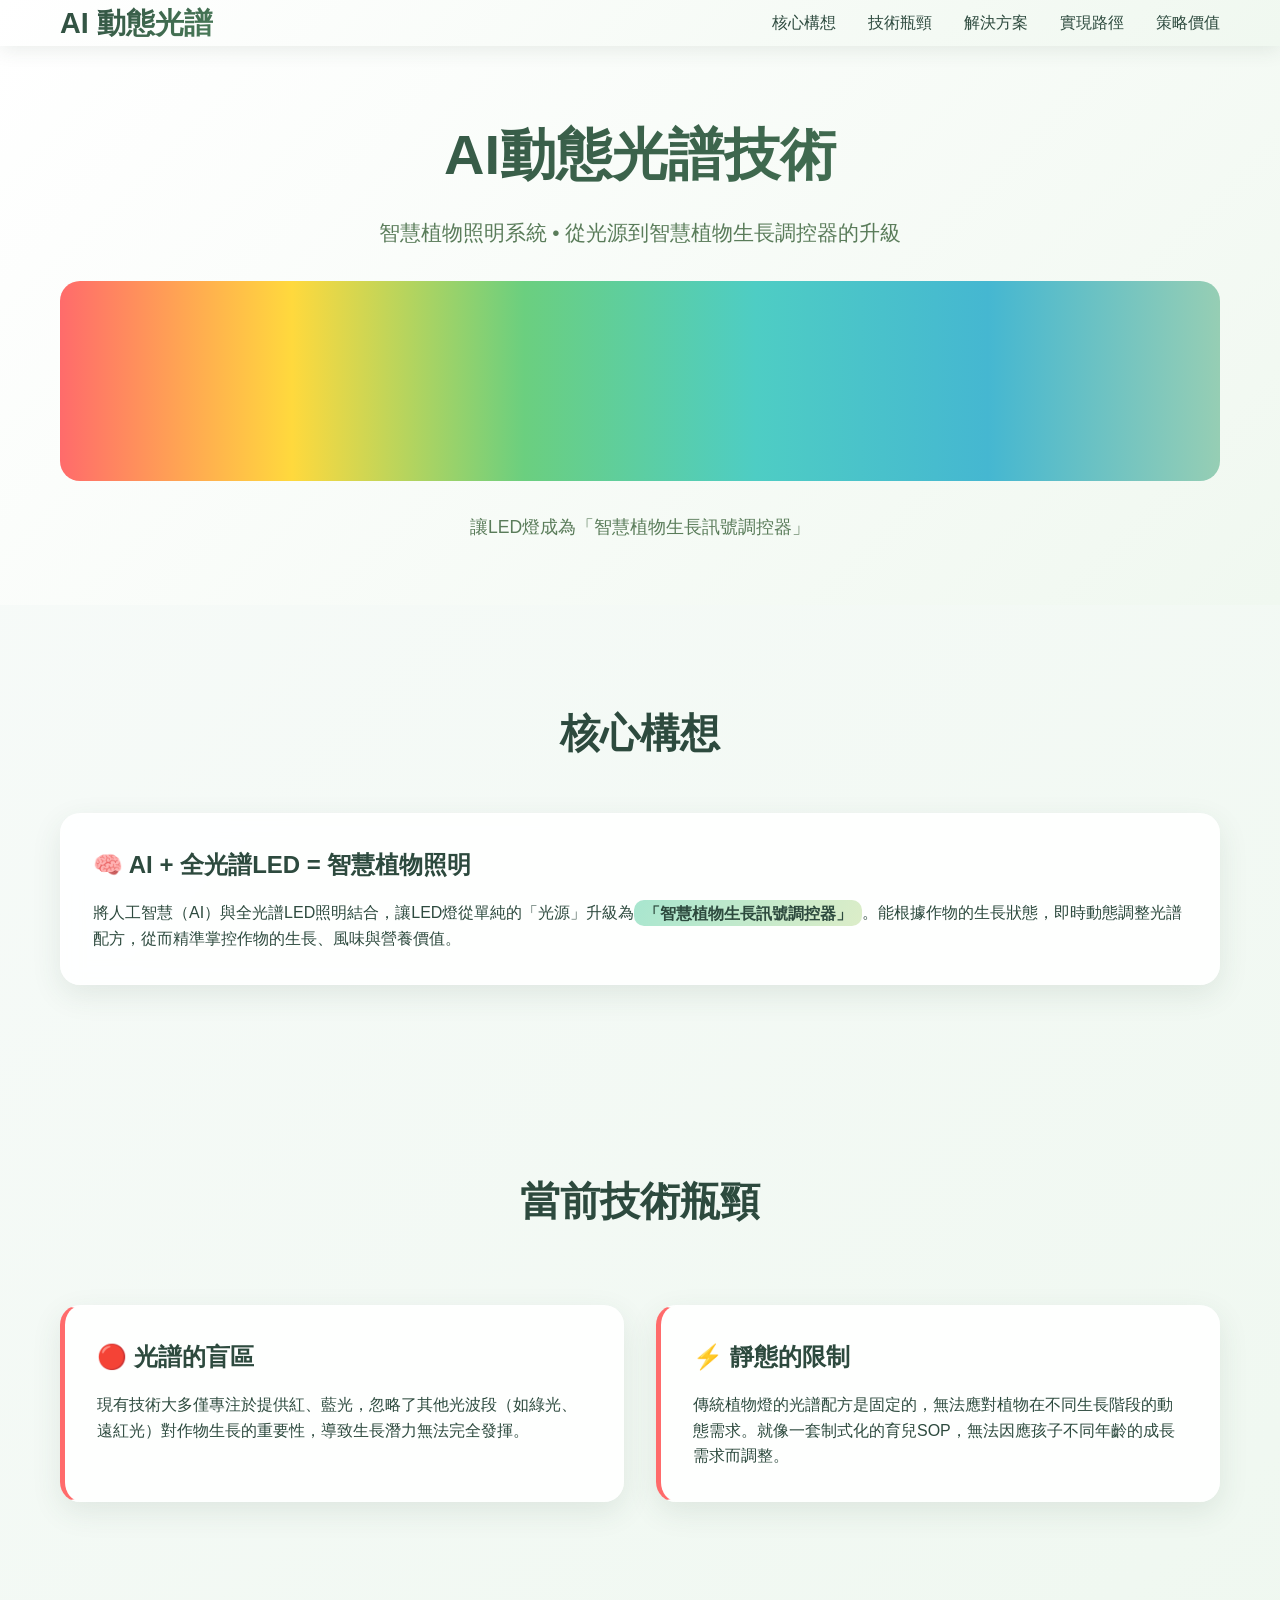
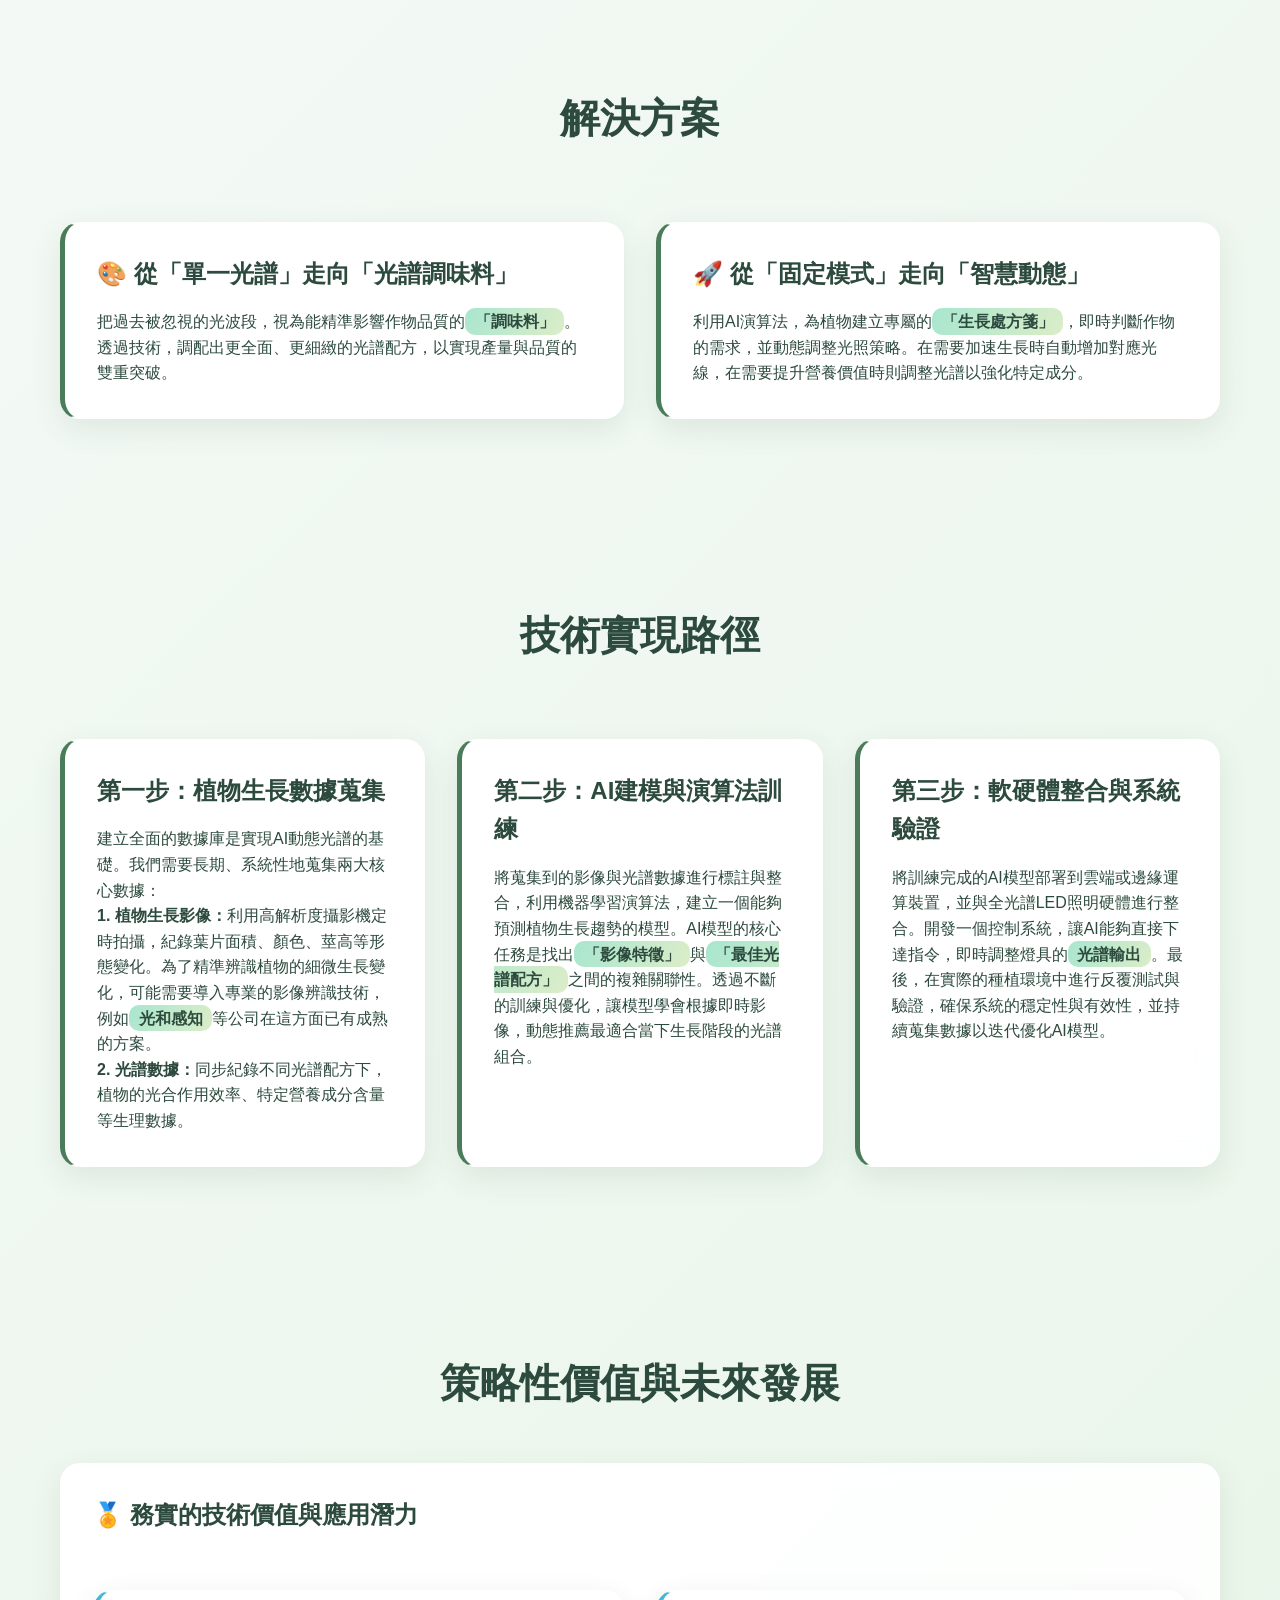
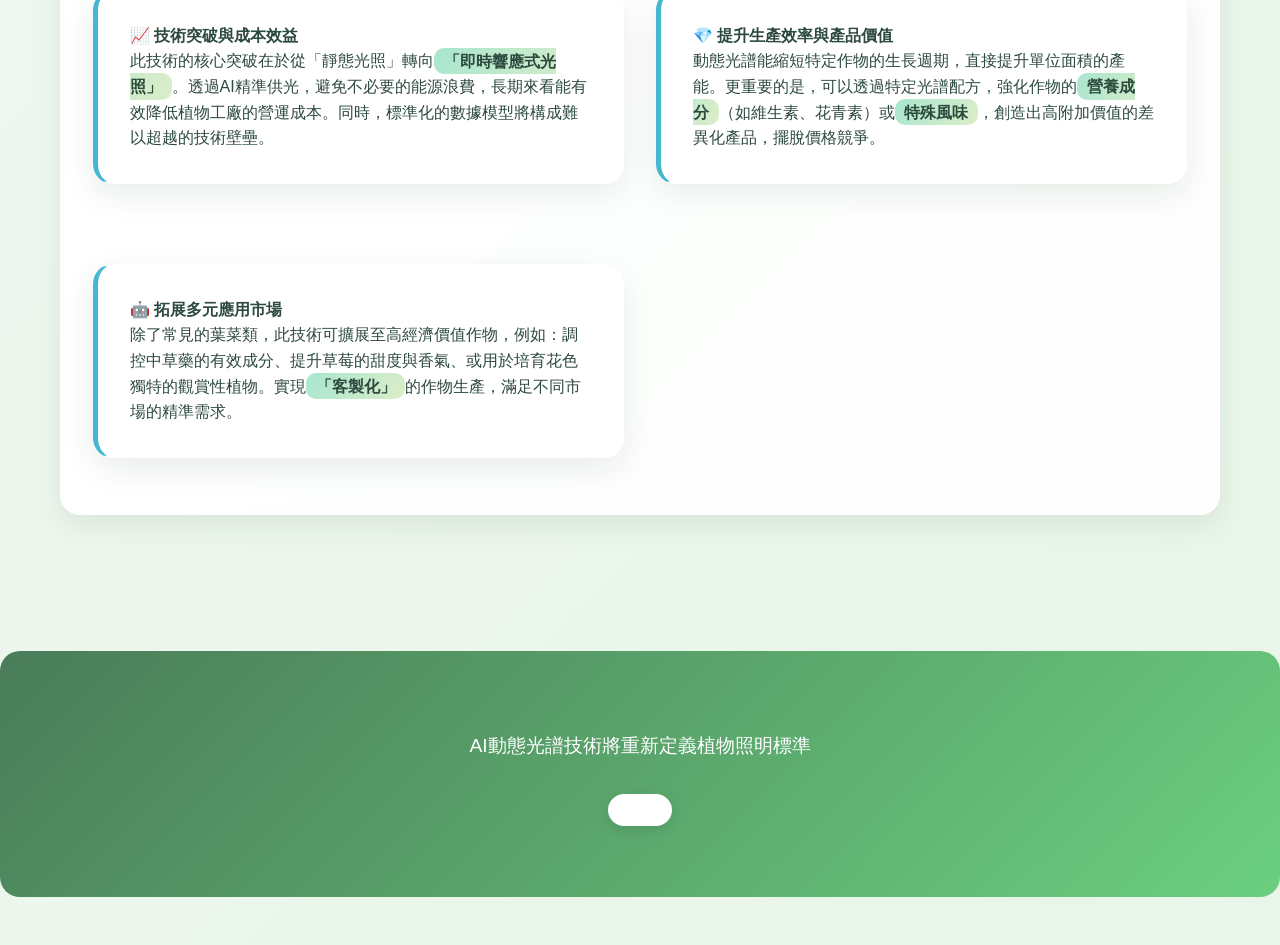
<file: 妍發AI動態光譜.html>
<!DOCTYPE html>
<html lang="zh-TW">
<head>
    <meta charset="UTF-8">
    <meta name="viewport" content="width=device-width, initial-scale=1.0">
    <title>AI動態光譜技術 | 智慧植物照明系統</title>
    <style>
        * {
            margin: 0;
            padding: 0;
            box-sizing: border-box;
        }

        body {
            font-family: 'Arial', 'Microsoft JhengHei', sans-serif;
            line-height: 1.6;
            color: #2d4a3e;
            background: linear-gradient(135deg, #f8fbfa 0%, #e8f5e8 100%);
        }

        .container {
            max-width: 1200px;
            margin: 0 auto;
            padding: 0 20px;
        }

        /* Header */
        header {
            background: linear-gradient(135deg, #ffffff 0%, #f0f8f0 100%);
            box-shadow: 0 4px 20px rgba(45, 74, 62, 0.1);
            position: sticky;
            top: 0;
            z-index: 100;
        }

        nav {
            display: flex;
            justify-content: space-between;
            align-items: center;
            padding: 1rem 0;
        }

        .logo {
            font-size: 1.8rem;
            font-weight: bold;
            background: linear-gradient(135deg, #2d4a3e, #4a7c59);
            -webkit-background-clip: text;
            -webkit-text-fill-color: transparent;
            background-clip: text;
        }

        .nav-links {
            display: flex;
            list-style: none;
            gap: 2rem;
        }

        .nav-links a {
            text-decoration: none;
            color: #2d4a3e;
            font-weight: 500;
            transition: color 0.3s ease;
        }

        .nav-links a:hover {
            color: #4a7c59;
        }

        /* Hero Section */
        .hero {
            padding: 4rem 0;
            text-align: center;
            background: linear-gradient(135deg, #ffffff 0%, #f0f8f0 100%);
        }

        .hero h1 {
            font-size: 3.5rem;
            margin-bottom: 1rem;
            background: linear-gradient(135deg, #2d4a3e, #4a7c59);
            -webkit-background-clip: text;
            -webkit-text-fill-color: transparent;
            background-clip: text;
        }

        .hero-subtitle {
            font-size: 1.3rem;
            color: #5a7c5a;
            margin-bottom: 2rem;
            max-width: 800px;
            margin-left: auto;
            margin-right: auto;
        }

        .spectrum-visual {
            width: 100%;
            height: 200px;
            background: linear-gradient(90deg, 
                #ff6b6b 0%, 
                #ffd93d 20%, 
                #6bcf7f 40%, 
                #4ecdc4 60%, 
                #45b7d1 80%, 
                #96ceb4 100%);
            border-radius: 20px;
            margin: 2rem 0;
            animation: pulse 2s ease-in-out infinite alternate;
            position: relative;
            overflow: hidden;
        }

        .spectrum-visual::before {
            content: '';
            position: absolute;
            top: 0;
            left: -100%;
            width: 100%;
            height: 100%;
            background: linear-gradient(90deg, transparent, rgba(255,255,255,0.4), transparent);
            animation: shimmer 3s infinite;
        }

        @keyframes pulse {
            from { opacity: 0.8; transform: scale(0.98); }
            to { opacity: 1; transform: scale(1); }
        }

        @keyframes shimmer {
            0% { left: -100%; }
            100% { left: 100%; }
        }

        /* Sections */
        .section {
            padding: 4rem 0;
            margin: 2rem 0;
        }

        .section-title {
            font-size: 2.5rem;
            text-align: center;
            margin-bottom: 3rem;
            color: #2d4a3e;
        }

        .card {
            background: rgba(255, 255, 255, 0.9);
            border-radius: 20px;
            padding: 2rem;
            margin: 1.5rem 0;
            box-shadow: 0 10px 30px rgba(45, 74, 62, 0.1);
            backdrop-filter: blur(10px);
            border: 1px solid rgba(255, 255, 255, 0.2);
            transition: transform 0.3s ease, box-shadow 0.3s ease;
        }

        .card:hover {
            transform: translateY(-5px);
            box-shadow: 0 15px 40px rgba(45, 74, 62, 0.15);
        }

        .card h3 {
            color: #2d4a3e;
            margin-bottom: 1rem;
            font-size: 1.5rem;
        }

        .grid {
            display: grid;
            grid-template-columns: repeat(auto-fit, minmax(350px, 1fr));
            gap: 2rem;
            margin-top: 2rem;
        }

        .problem-card {
            border-left: 5px solid #ff6b6b;
        }

        .solution-card {
            border-left: 5px solid #4a7c59;
        }

        .value-card {
            border-left: 5px solid #45b7d1;
        }

        .highlight {
            background: linear-gradient(120deg, #a8e6cf 0%, #dcedc8 100%);
            padding: 0.3rem 0.6rem;
            border-radius: 10px;
            font-weight: bold;
            color: #2d4a3e;
        }

        .tech-diagram {
            display: flex;
            align-items: center;
            justify-content: space-around;
            margin: 2rem 0;
            padding: 2rem;
            background: linear-gradient(135deg, #f8fbfa, #e8f5e8);
            border-radius: 20px;
            flex-wrap: wrap;
        }

        .tech-item {
            text-align: center;
            padding: 1rem;
            flex: 1;
            min-width: 200px;
        }

        .tech-icon {
            width: 80px;
            height: 80px;
            background: linear-gradient(135deg, #4a7c59, #6bcf7f);
            border-radius: 50%;
            margin: 0 auto 1rem;
            display: flex;
            align-items: center;
            justify-content: center;
            font-size: 2rem;
            color: white;
        }

        .arrow {
            font-size: 2rem;
            color: #4a7c59;
            margin: 0 1rem;
        }

        .cta {
            text-align: center;
            padding: 4rem 0;
            background: linear-gradient(135deg, #4a7c59, #6bcf7f);
            color: white;
            border-radius: 20px;
            margin: 3rem 0;
        }

        .cta h2 {
            font-size: 2.5rem;
            margin-bottom: 1rem;
        }

        .cta p {
            font-size: 1.2rem;
            margin-bottom: 2rem;
        }

        .btn {
            display: inline-block;
            padding: 1rem 2rem;
            background: white;
            color: #2d4a3e;
            text-decoration: none;
            border-radius: 50px;
            font-weight: bold;
            transition: all 0.3s ease;
            box-shadow: 0 4px 15px rgba(0,0,0,0.1);
        }

        .btn:hover {
            transform: translateY(-2px);
            box-shadow: 0 6px 20px rgba(0,0,0,0.15);
        }

        /* Responsive */
        @media (max-width: 768px) {
            .hero h1 {
                font-size: 2.5rem;
            }
            
            .nav-links {
                display: none;
            }
            
            .tech-diagram {
                flex-direction: column;
            }
            
            .arrow {
                transform: rotate(90deg);
                margin: 1rem 0;
            }
        }

        /* Animation for scroll reveal */
        .fade-in {
            opacity: 0;
            transform: translateY(30px);
            transition: all 0.8s ease;
        }

        .fade-in.visible {
            opacity: 1;
            transform: translateY(0);
        }
    </style>
</head>
<body>
    <header>
        <nav class="container">
            <div class="logo">AI 動態光譜</div>
            <ul class="nav-links">
                <li><a href="#core">核心構想</a></li>
                <li><a href="#problems">技術瓶頸</a></li>
                <li><a href="#solutions">解決方案</a></li>
                <li><a href="#path">實現路徑</a></li>
                <li><a href="#value">策略價值</a></li>
            </ul>
        </nav>
    </header>

    <section class="hero">
        <div class="container">
            <h1 class="fade-in">AI動態光譜技術</h1>
            <p class="hero-subtitle fade-in">智慧植物照明系統 • 從光源到智慧植物生長調控器的升級</p>
            <div class="spectrum-visual fade-in"></div>
            <p style="color: #5a7c5a; font-size: 1.1rem;">讓LED燈成為「智慧植物生長訊號調控器」</p>
        </div>
    </section>

    <section id="core" class="section">
        <div class="container">
            <h2 class="section-title fade-in">核心構想</h2>
            <div class="card fade-in">
                <h3>🧠 AI + 全光譜LED = 智慧植物照明</h3>
                <p>將人工智慧（AI）與全光譜LED照明結合，讓LED燈從單純的「光源」升級為<span class="highlight">「智慧植物生長訊號調控器」</span>。能根據作物的生長狀態，即時動態調整光譜配方，從而精準掌控作物的生長、風味與營養價值。</p>
            </div>
        </div>
    </section>

    <section id="problems" class="section">
        <div class="container">
            <h2 class="section-title fade-in">當前技術瓶頸</h2>
            <div class="grid">
                <div class="card problem-card fade-in">
                    <h3>🔴 光譜的盲區</h3>
                    <p>現有技術大多僅專注於提供紅、藍光，忽略了其他光波段（如綠光、遠紅光）對作物生長的重要性，導致生長潛力無法完全發揮。</p>
                </div>
                <div class="card problem-card fade-in">
                    <h3>⚡ 靜態的限制</h3>
                    <p>傳統植物燈的光譜配方是固定的，無法應對植物在不同生長階段的動態需求。就像一套制式化的育兒SOP，無法因應孩子不同年齡的成長需求而調整。</p>
                </div>
            </div>
        </div>
    </section>

    <section id="solutions" class="section">
        <div class="container">
            <h2 class="section-title fade-in">解決方案</h2>
            <div class="grid">
                <div class="card solution-card fade-in">
                    <h3>🎨 從「單一光譜」走向「光譜調味料」</h3>
                    <p>把過去被忽視的光波段，視為能精準影響作物品質的<span class="highlight">「調味料」</span>。透過技術，調配出更全面、更細緻的光譜配方，以實現產量與品質的雙重突破。</p>
                </div>
                <div class="card solution-card fade-in">
                    <h3>🚀 從「固定模式」走向「智慧動態」</h3>
                    <p>利用AI演算法，為植物建立專屬的<span class="highlight">「生長處方箋」</span>，即時判斷作物的需求，並動態調整光照策略。在需要加速生長時自動增加對應光線，在需要提升營養價值時則調整光譜以強化特定成分。</p>
                </div>
            </div>
        </div>
    </section>

    <section id="path" class="section">
        <div class="container">
            <h2 class="section-title fade-in">技術實現路徑</h2>
            <div class="grid">
                <div class="card solution-card fade-in">
                    <h3>第一步：植物生長數據蒐集</h3>
                    <p>建立全面的數據庫是實現AI動態光譜的基礎。我們需要長期、系統性地蒐集兩大核心數據：<br>
                    <strong>1. 植物生長影像：</strong>利用高解析度攝影機定時拍攝，紀錄葉片面積、顏色、莖高等形態變化。為了精準辨識植物的細微生長變化，可能需要導入專業的影像辨識技術，例如<span class="highlight">光和感知</span>等公司在這方面已有成熟的方案。<br>
                    <strong>2. 光譜數據：</strong>同步紀錄不同光譜配方下，植物的光合作用效率、特定營養成分含量等生理數據。</p>
                </div>
                <div class="card solution-card fade-in">
                    <h3>第二步：AI建模與演算法訓練</h3>
                    <p>將蒐集到的影像與光譜數據進行標註與整合，利用機器學習演算法，建立一個能夠預測植物生長趨勢的模型。AI模型的核心任務是找出<span class="highlight">「影像特徵」</span>與<span class="highlight">「最佳光譜配方」</span>之間的複雜關聯性。透過不斷的訓練與優化，讓模型學會根據即時影像，動態推薦最適合當下生長階段的光譜組合。</p>
                </div>
                <div class="card solution-card fade-in">
                    <h3>第三步：軟硬體整合與系統驗證</h3>
                    <p>將訓練完成的AI模型部署到雲端或邊緣運算裝置，並與全光譜LED照明硬體進行整合。開發一個控制系統，讓AI能夠直接下達指令，即時調整燈具的<span class="highlight">光譜輸出</span>。最後，在實際的種植環境中進行反覆測試與驗證，確保系統的穩定性與有效性，並持續蒐集數據以迭代優化AI模型。</p>
                </div>
            </div>
        </div>
    </section>

    <section id="value" class="section">
        <div class="container">
            <h2 class="section-title fade-in">策略性價值與未來發展</h2>
             <div class="card fade-in">
                <h3>🏅 務實的技術價值與應用潛力</h3>
                <div class="grid" style="margin-top: 2rem;">
                    <div class="card value-card">
                        <h4>📈 技術突破與成本效益</h4>
                        <p>此技術的核心突破在於從「靜態光照」轉向<span class="highlight">「即時響應式光照」</span>。透過AI精準供光，避免不必要的能源浪費，長期來看能有效降低植物工廠的營運成本。同時，標準化的數據模型將構成難以超越的技術壁壘。</p>
                    </div>
                    <div class="card value-card">
                        <h4>💎 提升生產效率與產品價值</h4>
                        <p>動態光譜能縮短特定作物的生長週期，直接提升單位面積的產能。更重要的是，可以透過特定光譜配方，強化作物的<span class="highlight">營養成分</span>（如維生素、花青素）或<span class="highlight">特殊風味</span>，創造出高附加價值的差異化產品，擺脫價格競爭。</p>
                    </div>
                    <div class="card value-card">
                        <h4>🤖 拓展多元應用市場</h4>
                        <p>除了常見的葉菜類，此技術可擴展至高經濟價值作物，例如：調控中草藥的有效成分、提升草莓的甜度與香氣、或用於培育花色獨特的觀賞性植物。實現<span class="highlight">「客製化」</span>的作物生產，滿足不同市場的精準需求。</p>
                    </div>
                </div>
            </div>
        </div>
    </section>

    <section class="cta">
        <div class="container">
            <h2></h2>
            <p>AI動態光譜技術將重新定義植物照明標準</p>
            <a href="#" class="btn"></a>
        </div>
    </section>

    <script>
        // Scroll animation
        const observerOptions = {
            threshold: 0.1,
            rootMargin: '0px 0px -50px 0px'
        };

        const observer = new IntersectionObserver((entries) => {
            entries.forEach(entry => {
                if (entry.isIntersecting) {
                    entry.target.classList.add('visible');
                }
            });
        }, observerOptions);

        document.querySelectorAll('.fade-in').forEach(el => {
            observer.observe(el);
        });

        // Smooth scrolling for navigation links
        document.querySelectorAll('a[href^="#"]').forEach(anchor => {
            anchor.addEventListener('click', function (e) {
                e.preventDefault();
                const target = document.querySelector(this.getAttribute('href'));
                if (target) {
                    target.scrollIntoView({
                        behavior: 'smooth',
                        block: 'start'
                    });
                }
            });
        });

        // Add some interactive effects
        document.querySelectorAll('.card').forEach(card => {
            card.addEventListener('mouseenter', function() {
                this.style.transform = 'translateY(-5px) scale(1.02)';
            });
            
            card.addEventListener('mouseleave', function() {
                this.style.transform = 'translateY(0) scale(1)';
            });
        });
    </script>
</body>
</html>
</file>
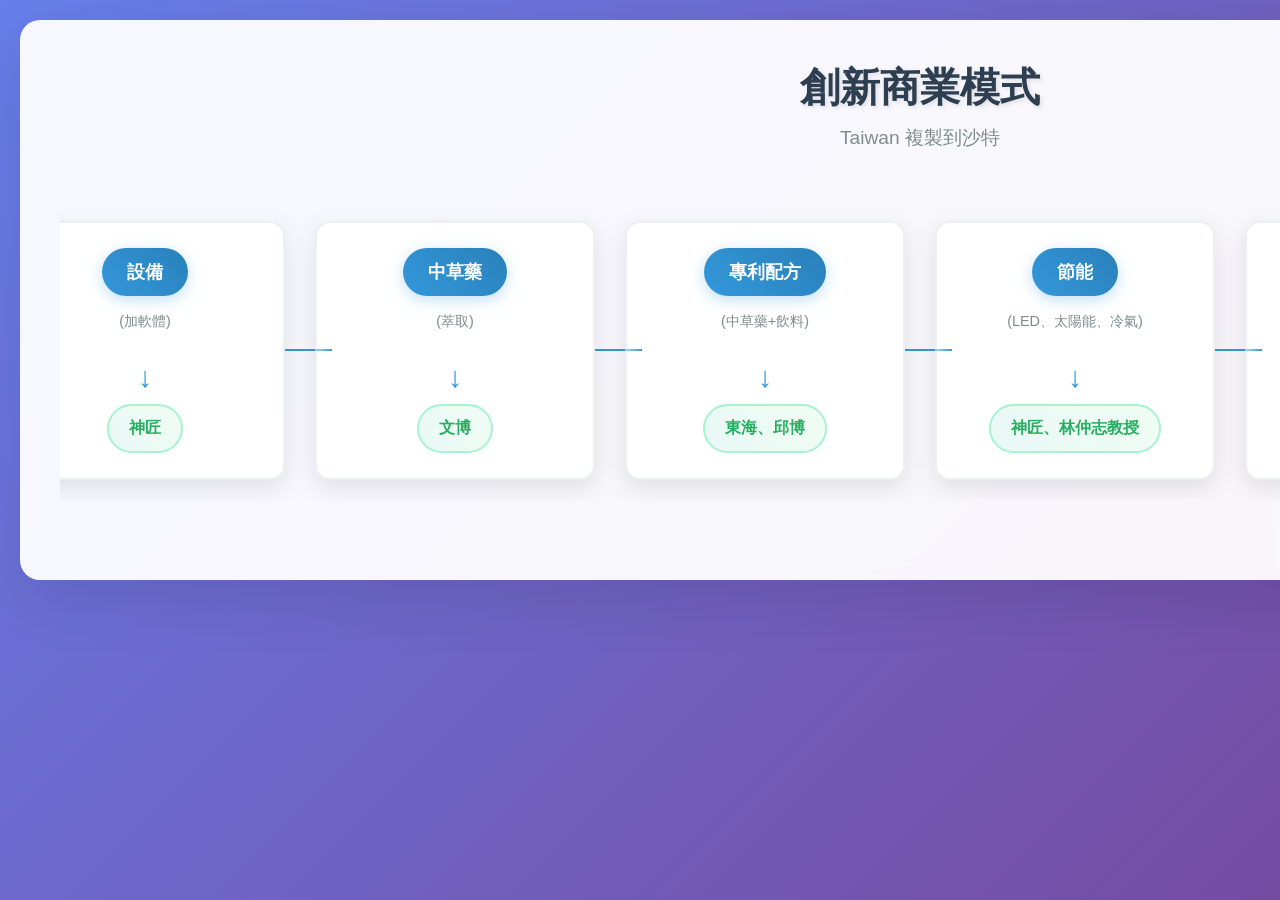
<file: 妍發科技business_model_tree.html>
<!DOCTYPE html>
<html lang="zh-TW">
<head>
    <meta charset="UTF-8">
    <meta name="viewport" content="width=device-width, initial-scale=1.0">
    <title>創新商業模式</title>
    <style>
        * {
            margin: 0;
            padding: 0;
            box-sizing: border-box;
        }
        
        body {
            font-family: 'Arial', 'Microsoft JhengHei', sans-serif;
            background: linear-gradient(135deg, #667eea 0%, #764ba2 100%);
            min-height: 100vh;
            padding: 20px;
            color: #333;
            overflow-x: auto;
        }
        
        .container {
            min-width: 1800px;
            margin: 0 auto;
            background: rgba(255, 255, 255, 0.95);
            border-radius: 20px;
            padding: 40px;
            box-shadow: 0 20px 60px rgba(0, 0, 0, 0.1);
            backdrop-filter: blur(10px);
        }
        
        .header {
            text-align: center;
            margin-bottom: 50px;
        }
        
        .main-title {
            font-size: 2.5em;
            font-weight: bold;
            color: #2c3e50;
            margin-bottom: 10px;
            text-shadow: 2px 2px 4px rgba(0, 0, 0, 0.1);
        }
        
        .subtitle {
            font-size: 1.2em;
            color: #7f8c8d;
            font-weight: 300;
        }
        
        .tree-horizontal {
            display: flex;
            align-items: flex-start;
            justify-content: center;
            gap: 30px;
            margin: 40px 0;
            padding: 20px;
            flex-wrap: nowrap;
            overflow-x: auto;
        }
        
        .branch-card {
            display: flex;
            flex-direction: column;
            align-items: center;
            background: white;
            padding: 25px 20px;
            border-radius: 15px;
            box-shadow: 0 8px 25px rgba(0, 0, 0, 0.1);
            border: 2px solid #ecf0f1;
            transition: all 0.3s ease;
            min-width: 280px;
            max-width: 280px;
            height: auto;
            min-height: 200px;
        }
        
        .branch-card:hover {
            transform: translateY(-10px);
            box-shadow: 0 15px 35px rgba(0, 0, 0, 0.15);
            border-color: #3498db;
        }
        
        .branch-title {
            background: linear-gradient(45deg, #3498db, #2980b9);
            color: white;
            padding: 12px 25px;
            border-radius: 25px;
            font-weight: bold;
            font-size: 1.1em;
            text-align: center;
            margin-bottom: 15px;
            box-shadow: 0 4px 15px rgba(52, 152, 219, 0.3);
            min-height: 45px;
            display: flex;
            align-items: center;
            justify-content: center;
        }
        
        .branch-details {
            color: #7f8c8d;
            font-size: 0.9em;
            text-align: center;
            margin-bottom: 20px;
            line-height: 1.4;
            flex-grow: 1;
            display: flex;
            align-items: center;
            justify-content: center;
        }
        
        .branch-arrow {
            color: #3498db;
            font-size: 1.8em;
            font-weight: bold;
            margin: 10px 0;
        }
        
        .branch-result {
            background: linear-gradient(45deg, #e8f8f5, #f0fdf4);
            color: #27ae60;
            padding: 12px 20px;
            border-radius: 25px;
            font-weight: 600;
            border: 2px solid #a7f3d0;
            transition: all 0.2s ease;
            text-align: center;
            min-height: 45px;
            display: flex;
            align-items: center;
            justify-content: center;
            line-height: 1.3;
        }
        
        .branch-result:hover {
            background: linear-gradient(45deg, #d1fae5, #ecfdf5);
            transform: scale(1.05);
        }
        
        .special-section {
            margin-top: 40px;
            background: linear-gradient(45deg, #fff3cd, #fefce8);
            padding: 25px;
            border-radius: 20px;
            border-left: 6px solid #f59e0b;
            box-shadow: 0 8px 25px rgba(245, 158, 11, 0.1);
        }
        
        .special-section h3 {
            color: #d97706;
            margin-bottom: 15px;
            font-size: 1.3em;
            text-align: center;
        }
        
        .special-content {
            color: #92400e;
            font-size: 1.1em;
            line-height: 1.6;
            text-align: center;
        }
        
        /* 連接線效果 */
        .branch-card::before {
            content: '';
            position: absolute;
            top: 50%;
            left: -15px;
            width: 30px;
            height: 2px;
            background: linear-gradient(to right, transparent, #3498db);
            transform: translateY(-50%);
        }
        
        .branch-card:first-child::before {
            display: none;
        }
        
        .tree-horizontal {
            position: relative;
        }
        
        .tree-horizontal::before {
            content: '';
            position: absolute;
            top: 50%;
            left: 0;
            right: 0;
            height: 2px;
            background: linear-gradient(to right, #3498db, #3498db);
            transform: translateY(-50%);
            z-index: 0;
        }
        
        .branch-card {
            position: relative;
            z-index: 1;
        }
        
        @keyframes slideInUp {
            from {
                opacity: 0;
                transform: translateY(30px);
            }
            to {
                opacity: 1;
                transform: translateY(0);
            }
        }
        
        .branch-card {
            animation: slideInUp 0.6s ease forwards;
        }
        
        .branch-card:nth-child(1) { animation-delay: 0.1s; }
        .branch-card:nth-child(2) { animation-delay: 0.2s; }
        .branch-card:nth-child(3) { animation-delay: 0.3s; }
        .branch-card:nth-child(4) { animation-delay: 0.4s; }
        .branch-card:nth-child(5) { animation-delay: 0.5s; }
        .branch-card:nth-child(6) { animation-delay: 0.6s; }
        
        @media (max-width: 1200px) {
            body {
                overflow-x: scroll;
            }
            
            .container {
                min-width: 1400px;
                padding: 20px;
            }
            
            .main-title {
                font-size: 2em;
            }
            
            .tree-horizontal {
                gap: 20px;
                padding-bottom: 20px;
            }
        }
        
        @media (max-width: 768px) {
            .container {
                min-width: 1200px;
                padding: 15px;
            }
            
            .branch-card {
                min-width: 220px;
                max-width: 220px;
            }
        }
    </style>
</head>
<body>
    <div class="container">
        <div class="header">
            <h1 class="main-title">創新商業模式</h1>
            <p class="subtitle">Taiwan 複製到沙特</p>
        </div>
        
        <div class="tree-horizontal">
            <div class="branch-card">
                <div class="branch-title">設備</div>
                <div class="branch-details">(加軟體)</div>
                <div class="branch-arrow">↓</div>
                <div class="branch-result">神匠</div>
            </div>
            
            <div class="branch-card">
                <div class="branch-title">中草藥</div>
                <div class="branch-details">(萃取)</div>
                <div class="branch-arrow">↓</div>
                <div class="branch-result">文博</div>
            </div>
            
            <div class="branch-card">
                <div class="branch-title">專利配方</div>
                <div class="branch-details">(中草藥+飲料)</div>
                <div class="branch-arrow">↓</div>
                <div class="branch-result">東海、邱博</div>
            </div>
            
            <div class="branch-card">
                <div class="branch-title">節能</div>
                <div class="branch-details">(LED、太陽能、冷氣)</div>
                <div class="branch-arrow">↓</div>
                <div class="branch-result">神匠、林仲志教授</div>
            </div>
            
            <div class="branch-card">
                <div class="branch-title">專利軟體</div>
                <div class="branch-details">(智能升級)</div>
                <div class="branch-arrow">↓</div>
                <div class="branch-result">台科大或交大</div>
            </div>
            
            <div class="branch-card">
                <div class="branch-title">合作模式</div>
                <div class="branch-details">輕食早午餐</div>
                <div class="branch-arrow">↓</div>
                <div class="branch-result">旗艦、現場一條龍、拼加盟</div>
            </div>
        </div>
    </div>
</body>
</html>
</file>
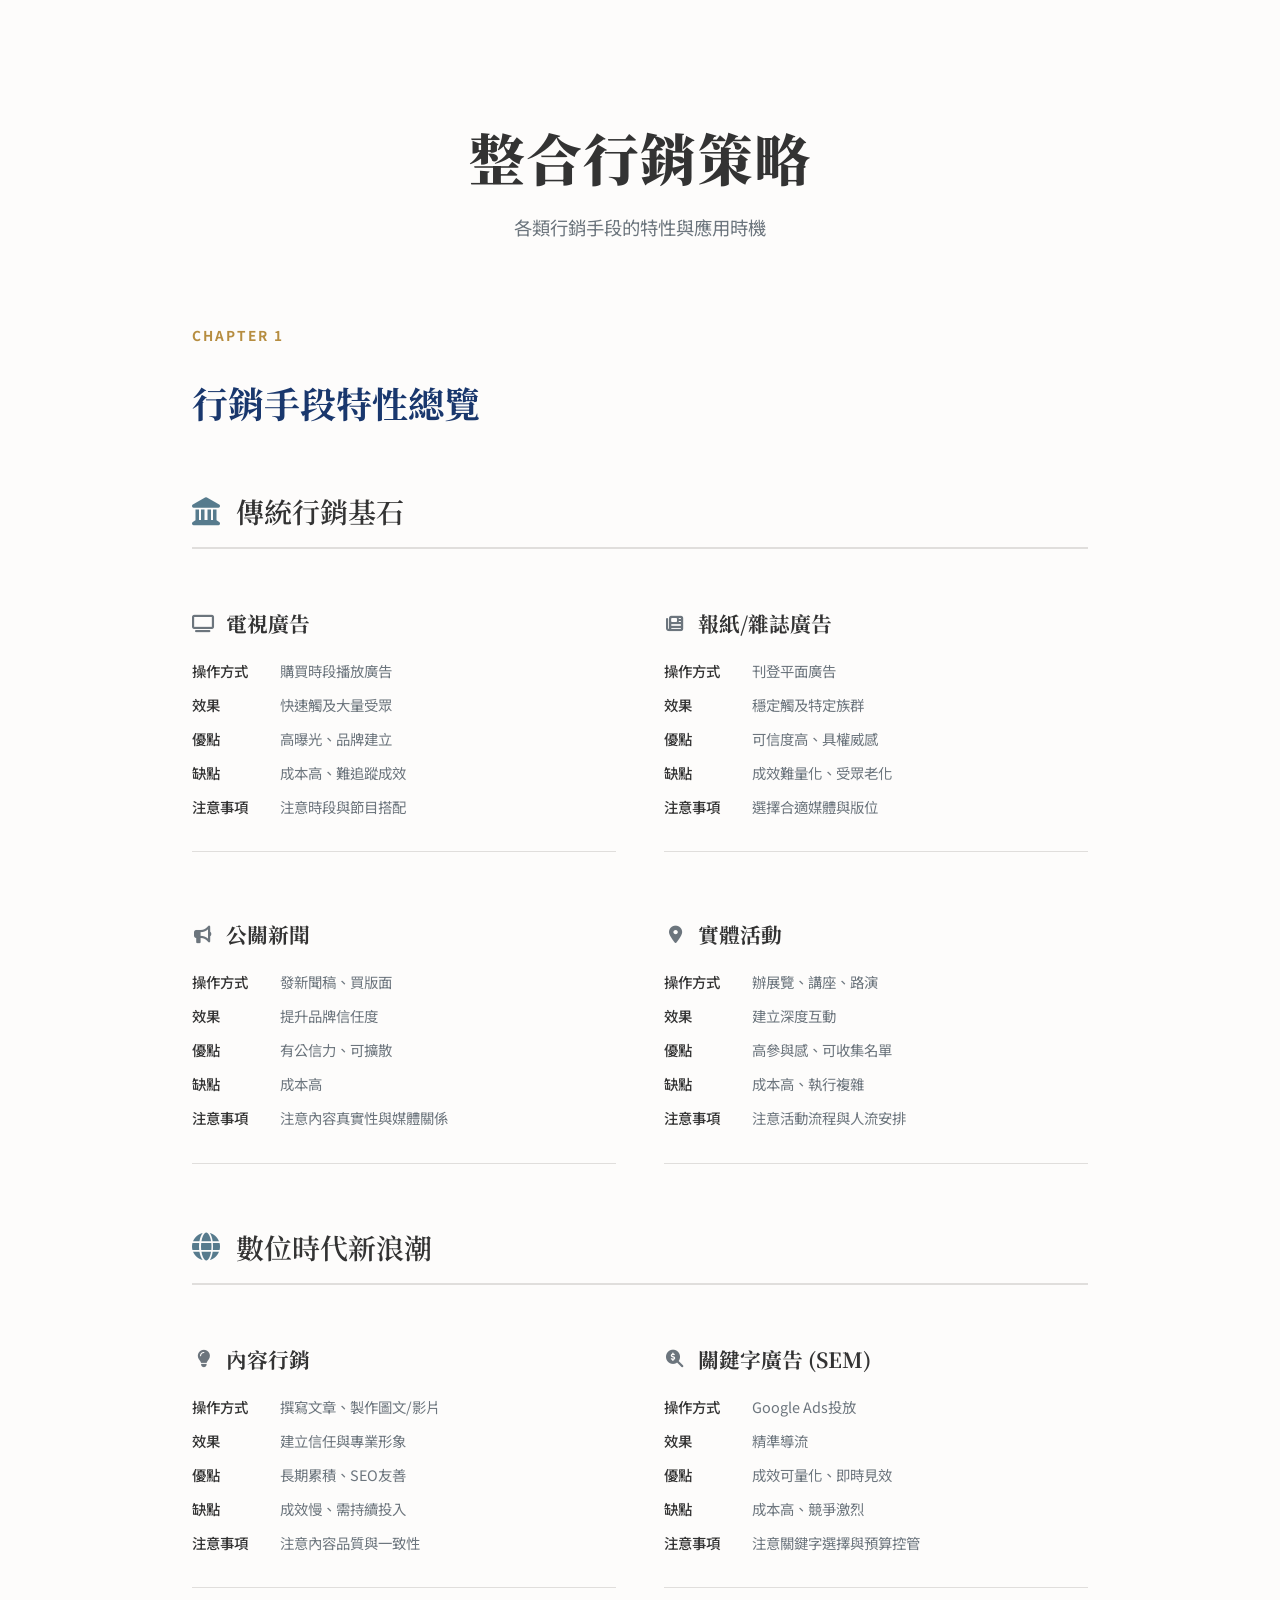
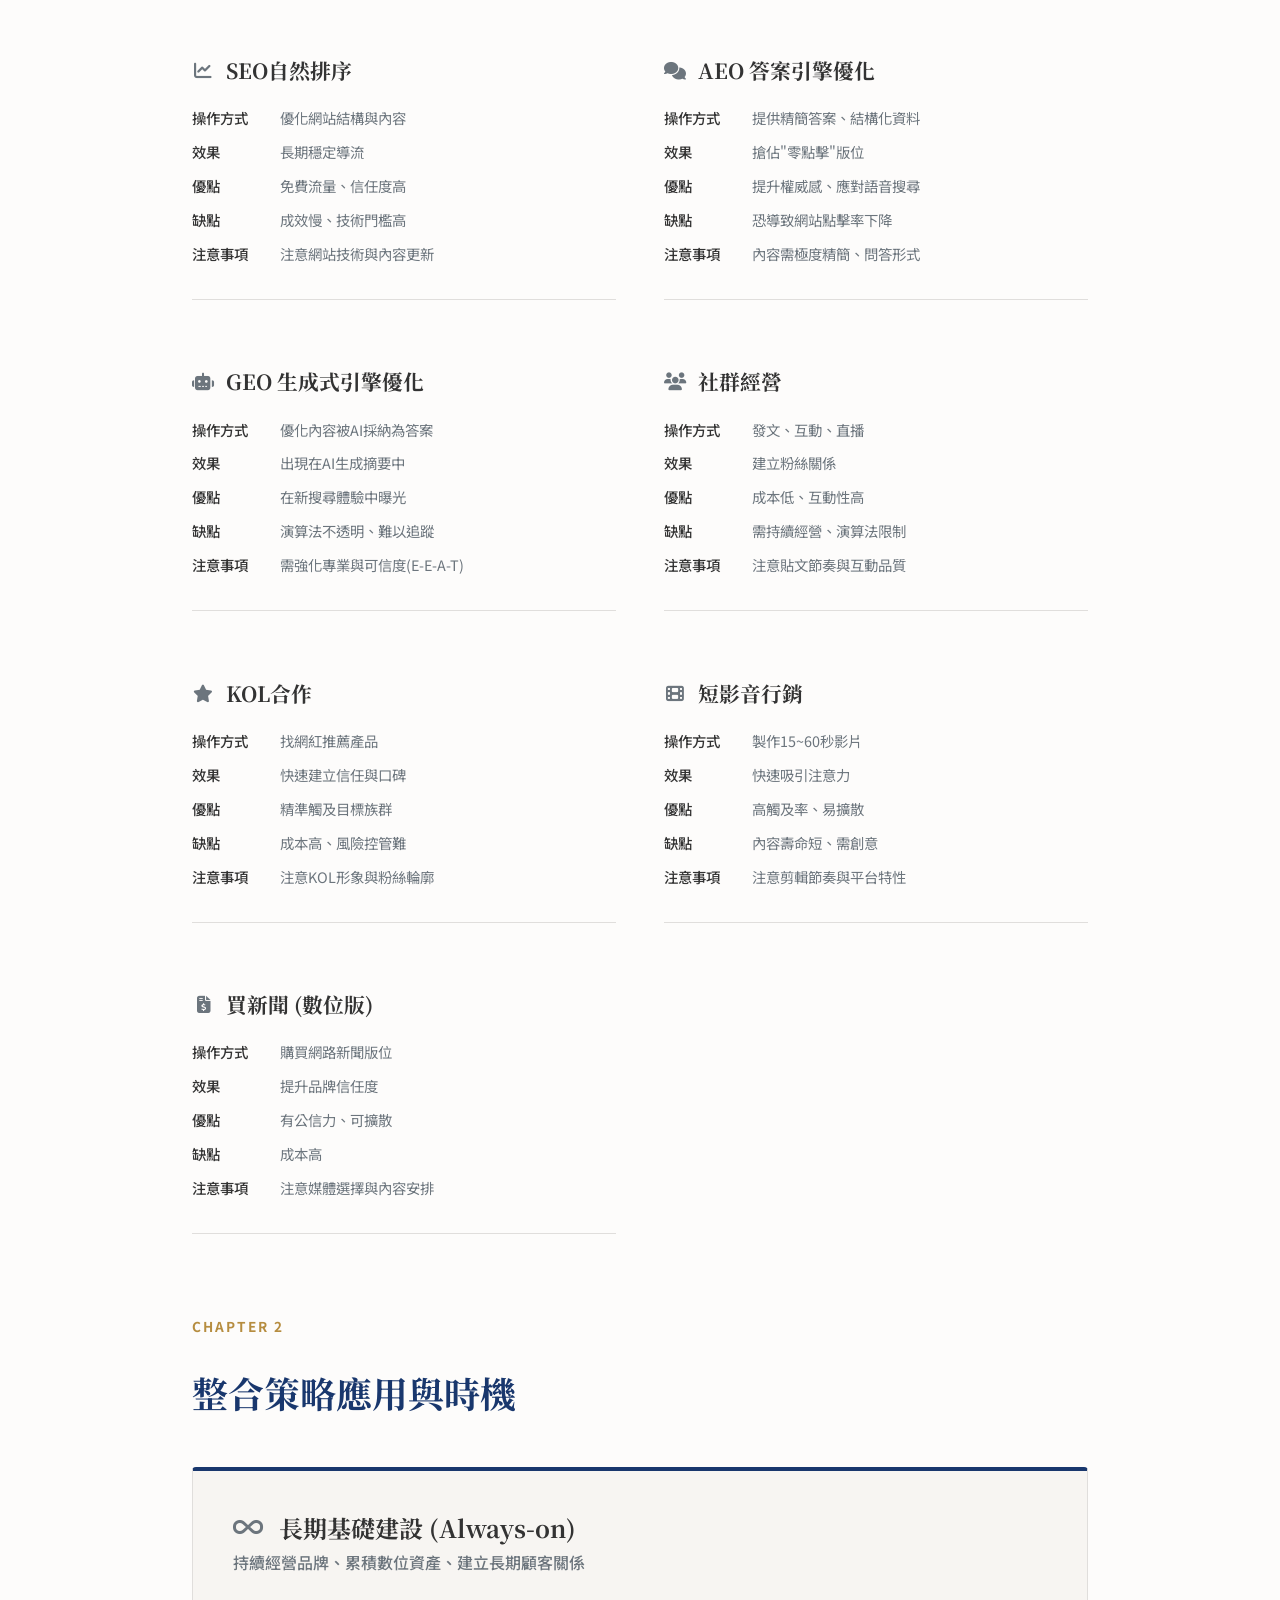
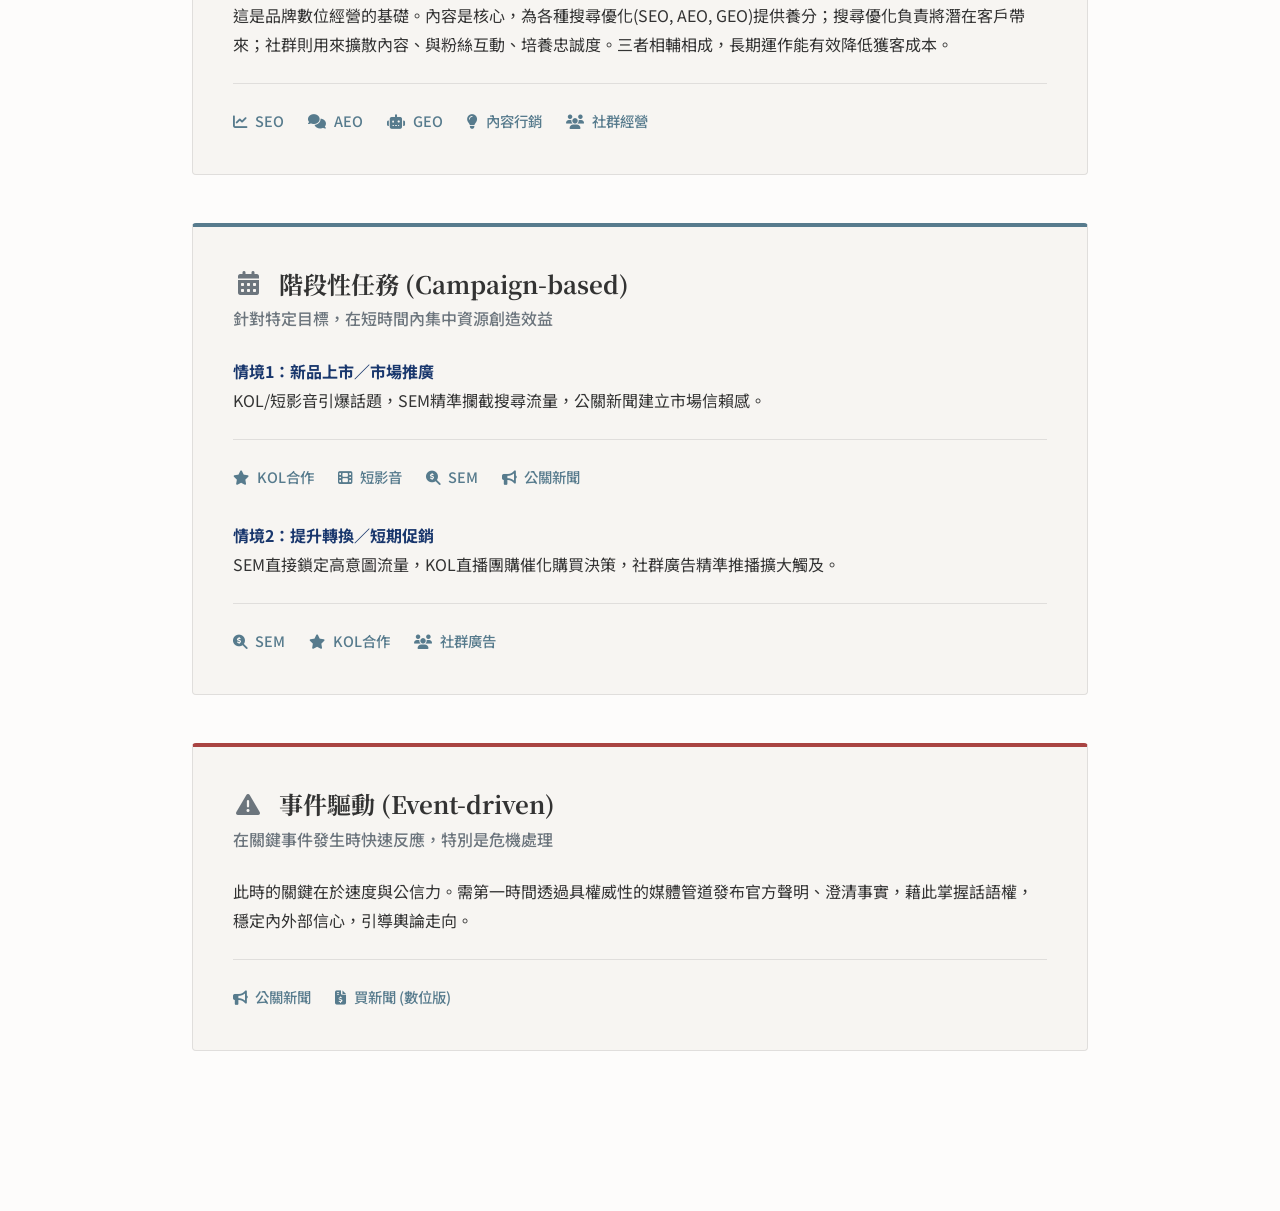
<file: 行銷手段的操作、效果、優缺點與注意事項.html>
<!DOCTYPE html>
<html lang="zh-Hant">
<head>
    <meta charset="UTF-8">
    <meta name="viewport" content="width=device-width, initial-scale=1.0">
    <title>整合行銷策略深度剖析</title>
    
    <!-- Google Fonts: Noto Sans TC (for body) & Noto Serif TC (for headings) -->
    <link rel="preconnect" href="https://fonts.googleapis.com">
    <link rel="preconnect" href="https://fonts.gstatic.com" crossorigin>
    <link href="https://fonts.googleapis.com/css2?family=Noto+Sans+TC:wght@300;400;500;700&family=Noto+Serif+TC:wght@600;700;900&display=swap" rel="stylesheet">
    
    <!-- Font Awesome CDN -->
    <link rel="stylesheet" href="https://cdnjs.cloudflare.com/ajax/libs/font-awesome/6.5.1/css/all.min.css">

    <style>
        /* --- 1. Global & Variables: Management Magazine Style --- */
        :root {
            --font-family-serif: 'Noto Serif TC', serif;
            --font-family-sans: 'Noto Sans TC', sans-serif;

            --color-bg: #FDFCFB; /* Off-white, paper-like background */
            --color-bg-alt: #F7F5F2; /* Subtle accent background */
            --color-text: #333333; /* Dark charcoal for text */
            --color-text-light: #6c757d;
            --color-border: #E0DEDC; /* Soft, warm gray border */
            
            --color-accent-navy: #19376D;
            --color-accent-blue: #577B8D;
            --color-accent-amber: #B68D40;
            --color-accent-red: #A94442;

            --border-radius: 4px; /* Reduced for a sharper look */
            --transition-speed: 0.3s;
        }

        *, *::before, *::after {
            box-sizing: border-box;
        }

        body {
            font-family: var(--font-family-sans);
            background-color: var(--color-bg);
            color: var(--color-text);
            margin: 0;
            line-height: 1.8; /* Increased for readability */
            -webkit-font-smoothing: antialiased;
            -moz-osx-font-smoothing: grayscale;
        }

        /* --- 2. Layout & Container --- */
        .container {
            max-width: 960px; /* A more traditional content width */
            margin: 0 auto;
            padding: 5rem 2rem;
        }

        section {
            margin-bottom: 5rem;
        }
        
        /* --- 3. Typography: Serif Headers, Sans-serif Body --- */
        h1, h2, h3, h4 {
            font-family: var(--font-family-serif);
            font-weight: 700;
            line-height: 1.4;
        }

        .main-header h1 {
            font-size: clamp(2.5rem, 6vw, 3.5rem);
            font-weight: 900;
            text-align: center;
            letter-spacing: 1px;
            margin-bottom: 1rem;
            color: var(--color-text);
        }
        
        .deck { /* The subtitle in magazine terms */
            font-family: var(--font-family-sans);
            font-size: 1.15rem;
            text-align: center;
            color: var(--color-text-light);
            max-width: 600px;
            margin: 0 auto 5rem auto;
            line-height: 1.7;
        }
        
        .section-header {
            margin-bottom: 3rem;
            text-align: left;
        }

        .section-header h2 {
            font-size: 2.25rem;
            margin-bottom: 0.5rem;
            color: var(--color-accent-navy);
        }

        .section-header .kicker { /* A small title above the main heading */
            font-family: var(--font-family-sans);
            font-weight: 700;
            color: var(--color-accent-amber);
            letter-spacing: 2px;
            font-size: 0.85rem;
            text-transform: uppercase;
        }
        
        .subsection-title {
            font-family: var(--font-family-serif);
            font-size: 1.75rem;
            font-weight: 600;
            display: flex;
            align-items: center;
            gap: 1rem;
            margin-top: 4rem;
            margin-bottom: 2rem;
            border-bottom: 2px solid var(--color-border);
            padding-bottom: 1rem;
        }
        .subsection-title i {
            color: var(--color-accent-blue);
        }

        /* --- 4. Content Block Design (Replaces Cards) --- */
        .analysis-grid {
            display: grid;
            grid-template-columns: repeat(auto-fit, minmax(300px, 1fr));
            gap: 2.5rem 3rem;
        }

        .analysis-item {
            padding-bottom: 1.5rem;
            border-bottom: 1px solid var(--color-border);
        }

        .analysis-item h4 {
            font-size: 1.3rem;
            font-weight: 700;
            margin-bottom: 1.25rem;
            display: flex;
            align-items: center;
            gap: 0.75rem;
        }
        .analysis-item h4 i {
            color: var(--color-text-light);
            font-size: 1.1rem;
        }

        .analysis-item ul {
            list-style: none;
            padding-left: 0;
            margin: 0;
            font-size: 0.9rem;
            color: var(--color-text-light);
        }
        .analysis-item li {
            margin-bottom: 0.5rem;
            display: flex;
        }
        .analysis-item strong {
            color: var(--color-text);
            font-weight: 500;
            min-width: 80px;
            display: inline-block;
            margin-right: 0.5rem;
        }
        
        /* --- 5. Strategy Callout Box Design --- */
        .strategy-container {
            display: flex;
            flex-direction: column;
            gap: 3rem;
        }

        .strategy-box {
            background-color: var(--color-bg-alt);
            border: 1px solid var(--color-border);
            border-top: 4px solid var(--color-accent-navy);
            border-radius: var(--border-radius);
            padding: 2.5rem;
        }
        
        #strategy-campaign { border-top-color: var(--color-accent-blue); }
        #strategy-event { border-top-color: var(--color-accent-red); }

        .strategy-header h3 {
            font-size: 1.5rem;
            margin-top: 0;
            margin-bottom: 0.25rem;
            display: flex;
            align-items: center;
            gap: 1rem;
        }
        .strategy-header i {
             color: var(--color-text-light);
        }
        
        .strategy-header .subtitle {
            font-family: var(--font-family-sans);
            font-size: 1rem;
            color: var(--color-text-light);
            margin: 0 0 1.5rem 0;
            font-weight: 500;
        }

        .strategy-body p {
            font-size: 1rem;
            margin-bottom: 1.5rem;
        }
        .strategy-body strong {
            color: var(--color-accent-navy);
        }
        
        .tools-list {
            display: flex;
            flex-wrap: wrap;
            gap: 0.5rem 1.5rem;
            margin-top: 1.5rem;
            padding-top: 1.5rem;
            border-top: 1px solid var(--color-border);
            font-size: 0.9rem;
            color: var(--color-accent-blue);
            font-weight: 500;
        }
        .tools-list i {
            margin-right: 0.5rem;
        }

    </style>
</head>
<body>

    <main class="container">
        
        <header class="main-header">
            <h1>整合行銷策略</h1>
            <p class="deck">各類行銷手段的特性與應用時機</p>
        </header>

        <!-- =================================================================== -->
        <!-- PART 1: MARKETING TOOLS ANALYSIS                                  -->
        <!-- =================================================================== -->
        <section id="tools-analysis">
            <div class="section-header">
                <div class="kicker">Chapter 1</div>
                <h2>行銷手段特性總覽</h2>
            </div>
            
            <h3 class="subsection-title"><i class="fas fa-landmark"></i> 傳統行銷基石</h3>
            <div class="analysis-grid">
                <div class="analysis-item">
                    <h4><i class="fas fa-tv fa-fw"></i>電視廣告</h4>
                    <ul>
                        <li><strong>操作方式</strong>購買時段播放廣告</li>
                        <li><strong>效果</strong>快速觸及大量受眾</li>
                        <li><strong>優點</strong>高曝光、品牌建立</li>
                        <li><strong>缺點</strong>成本高、難追蹤成效</li>
                        <li><strong>注意事項</strong>注意時段與節目搭配</li>
                    </ul>
                </div>
                <div class="analysis-item">
                    <h4><i class="fas fa-newspaper fa-fw"></i>報紙/雜誌廣告</h4>
                     <ul>
                        <li><strong>操作方式</strong>刊登平面廣告</li>
                        <li><strong>效果</strong>穩定觸及特定族群</li>
                        <li><strong>優點</strong>可信度高、具權威感</li>
                        <li><strong>缺點</strong>成效難量化、受眾老化</li>
                        <li><strong>注意事項</strong>選擇合適媒體與版位</li>
                    </ul>
                </div>
                <div class="analysis-item">
                    <h4><i class="fas fa-bullhorn fa-fw"></i>公關新聞</h4>
                    <ul>
                        <li><strong>操作方式</strong>發新聞稿、買版面</li>
                        <li><strong>效果</strong>提升品牌信任度</li>
                        <li><strong>優點</strong>有公信力、可擴散</li>
                        <li><strong>缺點</strong>成本高</li>
                        <li><strong>注意事項</strong>注意內容真實性與媒體關係</li>
                    </ul>
                </div>
                <div class="analysis-item">
                    <h4><i class="fas fa-map-marker-alt fa-fw"></i>實體活動</h4>
                    <ul>
                        <li><strong>操作方式</strong>辦展覽、講座、路演</li>
                        <li><strong>效果</strong>建立深度互動</li>
                        <li><strong>優點</strong>高參與感、可收集名單</li>
                        <li><strong>缺點</strong>成本高、執行複雜</li>
                        <li><strong>注意事項</strong>注意活動流程與人流安排</li>
                    </ul>
                </div>
            </div>

            <h3 class="subsection-title"><i class="fas fa-globe"></i> 數位時代新浪潮</h3>
            <div class="analysis-grid">
                <div class="analysis-item">
                    <h4><i class="fas fa-lightbulb fa-fw"></i>內容行銷</h4>
                     <ul>
                        <li><strong>操作方式</strong>撰寫文章、製作圖文/影片</li>
                        <li><strong>效果</strong>建立信任與專業形象</li>
                        <li><strong>優點</strong>長期累積、SEO友善</li>
                        <li><strong>缺點</strong>成效慢、需持續投入</li>
                        <li><strong>注意事項</strong>注意內容品質與一致性</li>
                    </ul>
                </div>
                <div class="analysis-item">
                    <h4><i class="fas fa-search-dollar fa-fw"></i>關鍵字廣告 (SEM)</h4>
                    <ul>
                        <li><strong>操作方式</strong>Google Ads投放</li>
                        <li><strong>效果</strong>精準導流</li>
                        <li><strong>優點</strong>成效可量化、即時見效</li>
                        <li><strong>缺點</strong>成本高、競爭激烈</li>
                        <li><strong>注意事項</strong>注意關鍵字選擇與預算控管</li>
                    </ul>
                </div>
                <div class="analysis-item">
                    <h4><i class="fas fa-chart-line fa-fw"></i>SEO自然排序</h4>
                    <ul>
                        <li><strong>操作方式</strong>優化網站結構與內容</li>
                        <li><strong>效果</strong>長期穩定導流</li>
                        <li><strong>優點</strong>免費流量、信任度高</li>
                        <li><strong>缺點</strong>成效慢、技術門檻高</li>
                        <li><strong>注意事項</strong>注意網站技術與內容更新</li>
                    </ul>
                </div>
                <div class="analysis-item">
                    <h4><i class="fas fa-comments fa-fw"></i>AEO 答案引擎優化</h4>
                    <ul>
                        <li><strong>操作方式</strong>提供精簡答案、結構化資料</li>
                        <li><strong>效果</strong>搶佔"零點擊"版位</li>
                        <li><strong>優點</strong>提升權威感、應對語音搜尋</li>
                        <li><strong>缺點</strong>恐導致網站點擊率下降</li>
                        <li><strong>注意事項</strong>內容需極度精簡、問答形式</li>
                    </ul>
                </div>
                <div class="analysis-item">
                    <h4><i class="fas fa-robot fa-fw"></i>GEO 生成式引擎優化</h4>
                    <ul>
                        <li><strong>操作方式</strong>優化內容被AI採納為答案</li>
                        <li><strong>效果</strong>出現在AI生成摘要中</li>
                        <li><strong>優點</strong>在新搜尋體驗中曝光</li>
                        <li><strong>缺點</strong>演算法不透明、難以追蹤</li>
                        <li><strong>注意事項</strong>需強化專業與可信度(E-E-A-T)</li>
                    </ul>
                </div>
                <div class="analysis-item">
                    <h4><i class="fas fa-users fa-fw"></i>社群經營</h4>
                    <ul>
                        <li><strong>操作方式</strong>發文、互動、直播</li>
                        <li><strong>效果</strong>建立粉絲關係</li>
                        <li><strong>優點</strong>成本低、互動性高</li>
                        <li><strong>缺點</strong>需持續經營、演算法限制</li>
                        <li><strong>注意事項</strong>注意貼文節奏與互動品質</li>
                    </ul>
                </div>
                <div class="analysis-item">
                    <h4><i class="fas fa-star fa-fw"></i>KOL合作</h4>
                    <ul>
                        <li><strong>操作方式</strong>找網紅推薦產品</li>
                        <li><strong>效果</strong>快速建立信任與口碑</li>
                        <li><strong>優點</strong>精準觸及目標族群</li>
                        <li><strong>缺點</strong>成本高、風險控管難</li>
                        <li><strong>注意事項</strong>注意KOL形象與粉絲輪廓</li>
                    </ul>
                </div>
                <div class="analysis-item">
                    <h4><i class="fas fa-film fa-fw"></i>短影音行銷</h4>
                    <ul>
                        <li><strong>操作方式</strong>製作15~60秒影片</li>
                        <li><strong>效果</strong>快速吸引注意力</li>
                        <li><strong>優點</strong>高觸及率、易擴散</li>
                        <li><strong>缺點</strong>內容壽命短、需創意</li>
                        <li><strong>注意事項</strong>注意剪輯節奏與平台特性</li>
                    </ul>
                </div>
                <div class="analysis-item">
                    <h4><i class="fas fa-file-invoice-dollar fa-fw"></i>買新聞 (數位版)</h4>
                    <ul>
                        <li><strong>操作方式</strong>購買網路新聞版位</li>
                        <li><strong>效果</strong>提升品牌信任度</li>
                        <li><strong>優點</strong>有公信力、可擴散</li>
                        <li><strong>缺點</strong>成本高</li>
                        <li><strong>注意事項</strong>注意媒體選擇與內容安排</li>
                    </ul>
                </div>
            </div>
        </section>

        <!-- =================================================================== -->
        <!-- PART 2: STRATEGIC APPLICATION & TIMING                            -->
        <!-- =================================================================== -->
        <section id="strategy-application">
            <div class="section-header">
                <div class="kicker">Chapter 2</div>
                <h2>整合策略應用與時機</h2>
            </div>
            
            <div class="strategy-container">
                
                <div class="strategy-box" id="strategy-always-on">
                    <div class="strategy-header">
                        <h3><i class="fas fa-infinity fa-fw"></i>長期基礎建設 (Always-on)</h3>
                        <p class="subtitle">持續經營品牌、累積數位資產、建立長期顧客關係</p>
                    </div>
                    <div class="strategy-body">
                        <p>這是品牌數位經營的基礎。內容是核心，為各種搜尋優化(SEO, AEO, GEO)提供養分；搜尋優化負責將潛在客戶帶來；社群則用來擴散內容、與粉絲互動、培養忠誠度。三者相輔相成，長期運作能有效降低獲客成本。</p>
                        <div class="tools-list">
                            <span><i class="fas fa-chart-line"></i>SEO</span>
                            <span><i class="fas fa-comments"></i>AEO</span>
                            <span><i class="fas fa-robot"></i>GEO</span>
                            <span><i class="fas fa-lightbulb"></i>內容行銷</span>
                            <span><i class="fas fa-users"></i>社群經營</span>
                        </div>
                    </div>
                </div>

                <div class="strategy-box" id="strategy-campaign">
                    <div class="strategy-header">
                        <h3><i class="fas fa-calendar-alt fa-fw"></i>階段性任務 (Campaign-based)</h3>
                        <p class="subtitle">針對特定目標，在短時間內集中資源創造效益</p>
                    </div>
                    <div class="strategy-body">
                        <p><strong>情境1：新品上市／市場推廣</strong><br>
                            KOL/短影音引爆話題，SEM精準攔截搜尋流量，公關新聞建立市場信賴感。
                        </p>
                         <div class="tools-list">
                            <span><i class="fas fa-star"></i>KOL合作</span>
                            <span><i class="fas fa-film"></i>短影音</span>
                            <span><i class="fas fa-search-dollar"></i>SEM</span>
                            <span><i class="fas fa-bullhorn"></i>公關新聞</span>
                        </div>
                        <p style="margin-top: 2rem;"><strong>情境2：提升轉換／短期促銷</strong><br>
                            SEM直接鎖定高意圖流量，KOL直播團購催化購買決策，社群廣告精準推播擴大觸及。
                        </p>
                        <div class="tools-list">
                             <span><i class="fas fa-search-dollar"></i>SEM</span>
                             <span><i class="fas fa-star"></i>KOL合作</span>
                             <span><i class="fas fa-users"></i>社群廣告</span>
                        </div>
                    </div>
                </div>

                <div class="strategy-box" id="strategy-event">
                    <div class="strategy-header">
                        <h3><i class="fas fa-exclamation-triangle fa-fw"></i>事件驅動 (Event-driven)</h3>
                        <p class="subtitle">在關鍵事件發生時快速反應，特別是危機處理</p>
                    </div>
                    <div class="strategy-body">
                        <p>此時的關鍵在於速度與公信力。需第一時間透過具權威性的媒體管道發布官方聲明、澄清事實，藉此掌握話語權，穩定內外部信心，引導輿論走向。</p>
                        <div class="tools-list">
                             <span><i class="fas fa-bullhorn"></i>公關新聞</span>
                             <span><i class="fas fa-file-invoice-dollar"></i>買新聞 (數位版)</span>
                        </div>
                    </div>
                </div>

            </div>
        </section>

    </main>
</body>
</html>
</file>
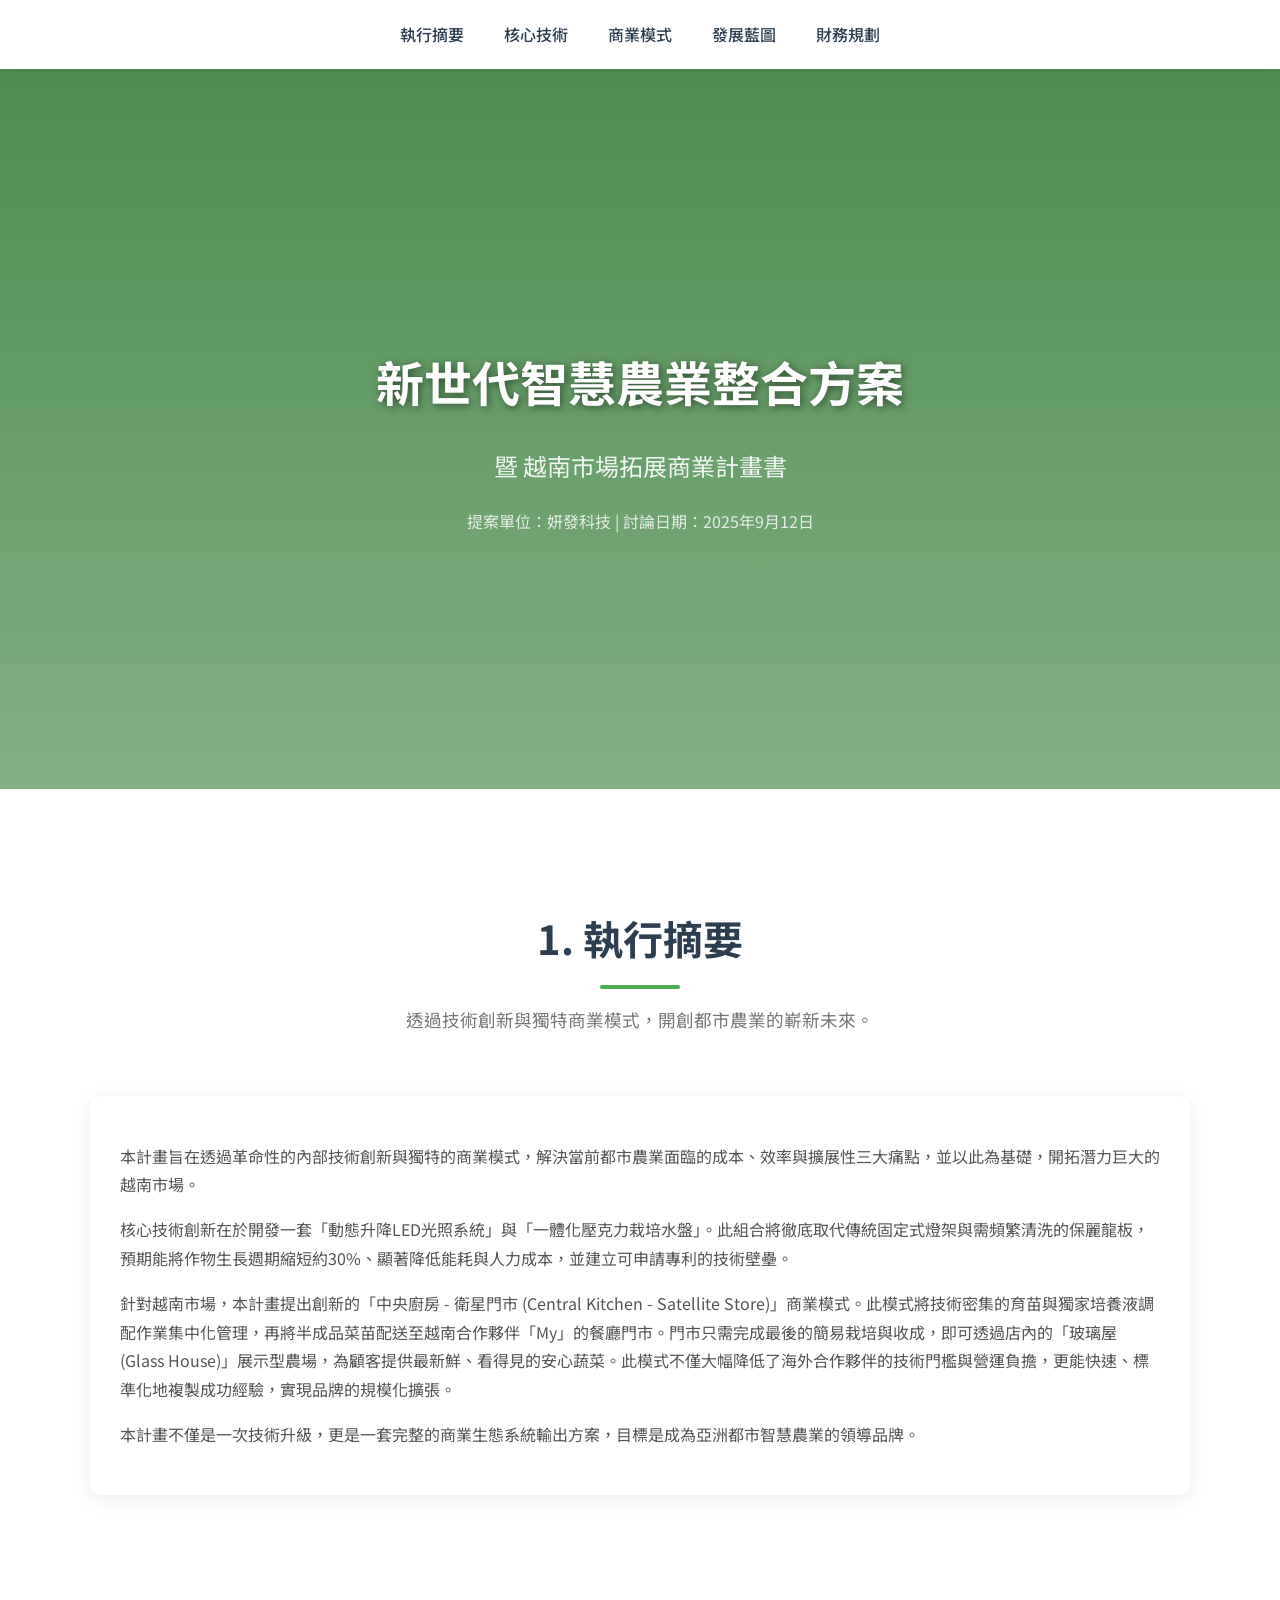
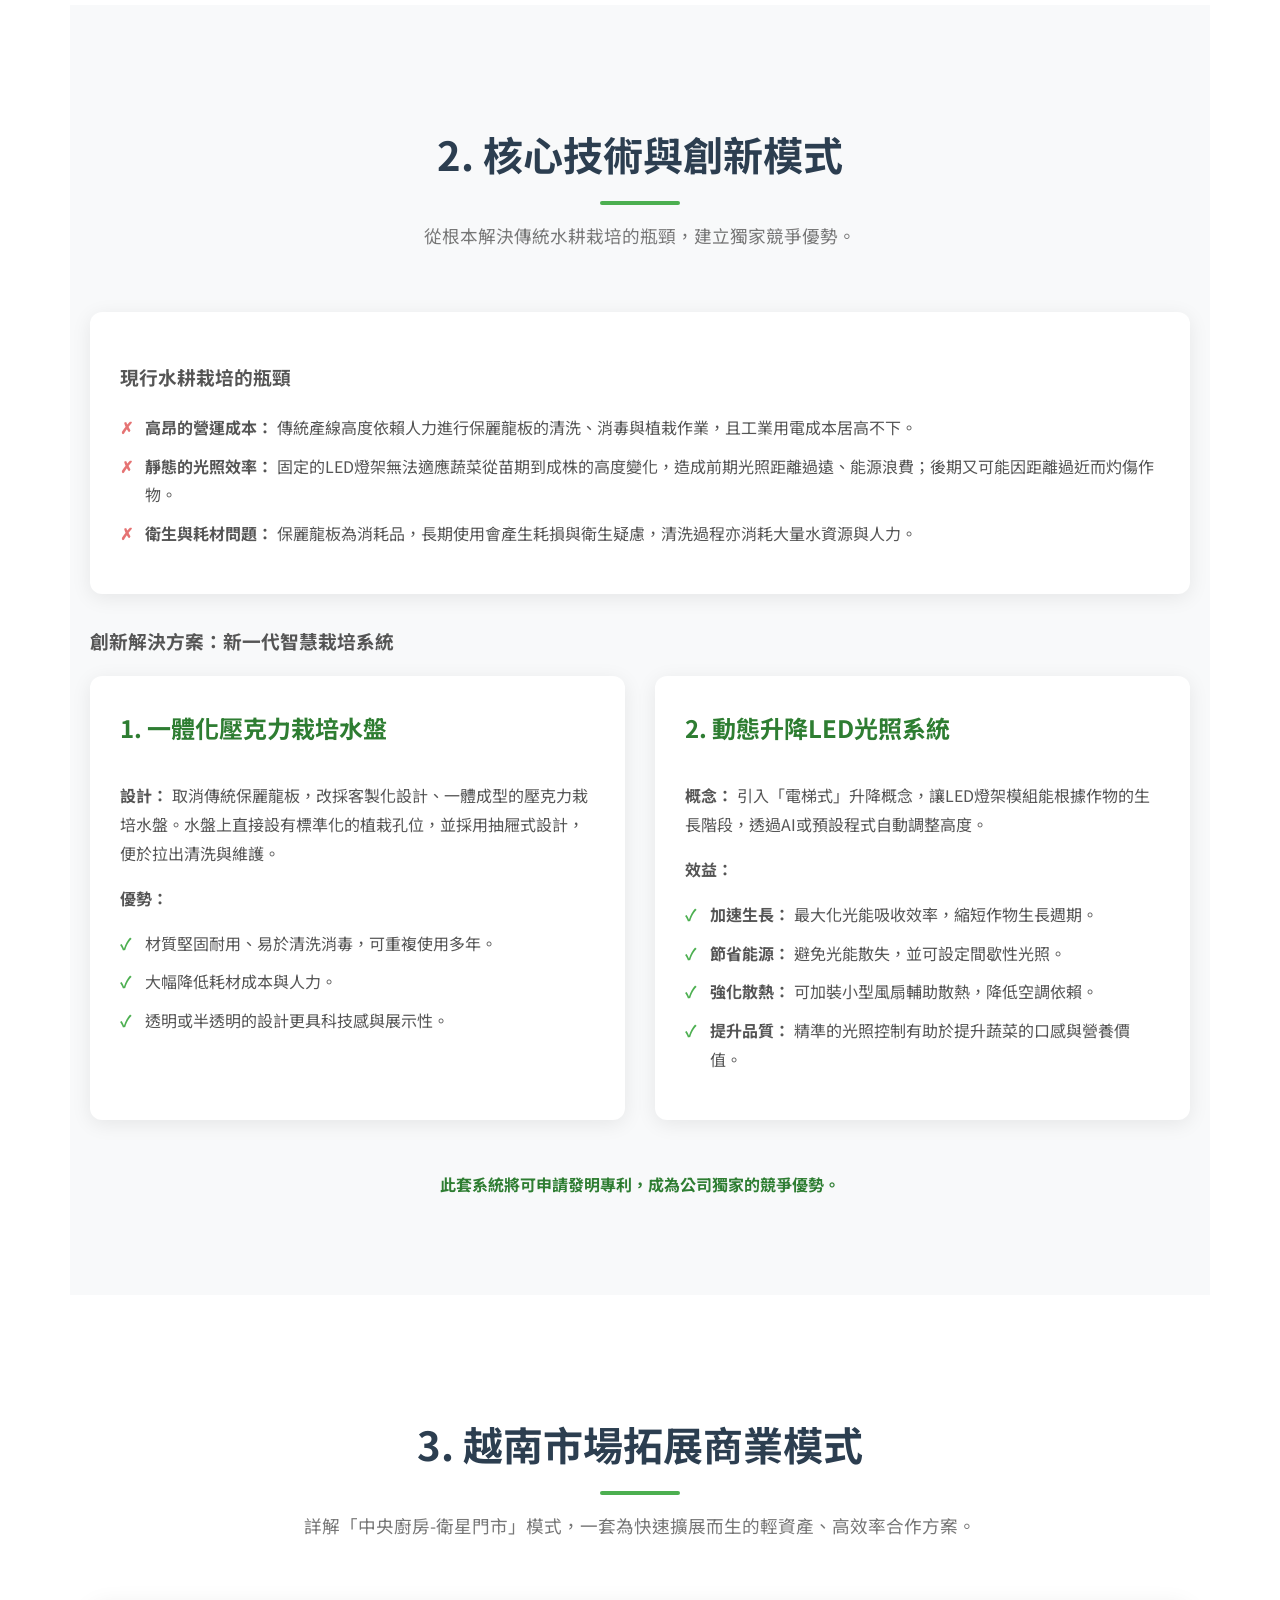
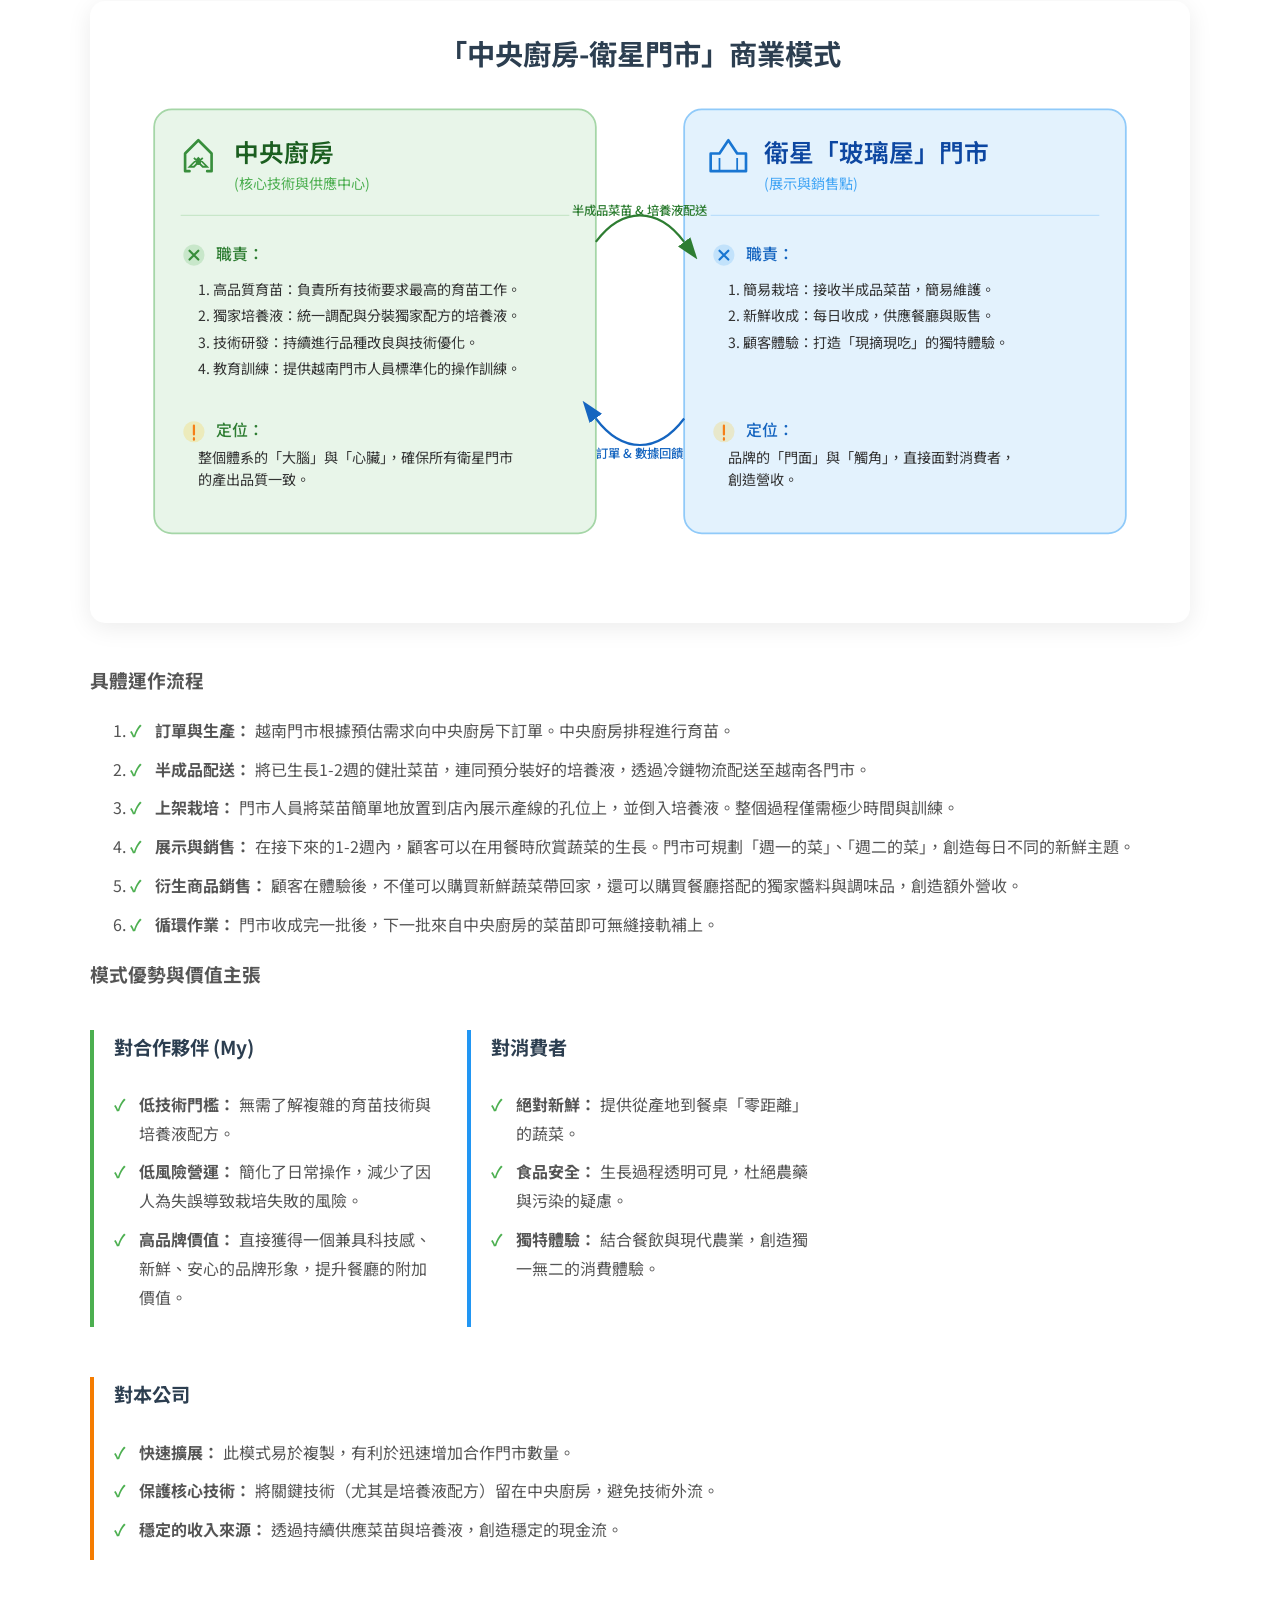
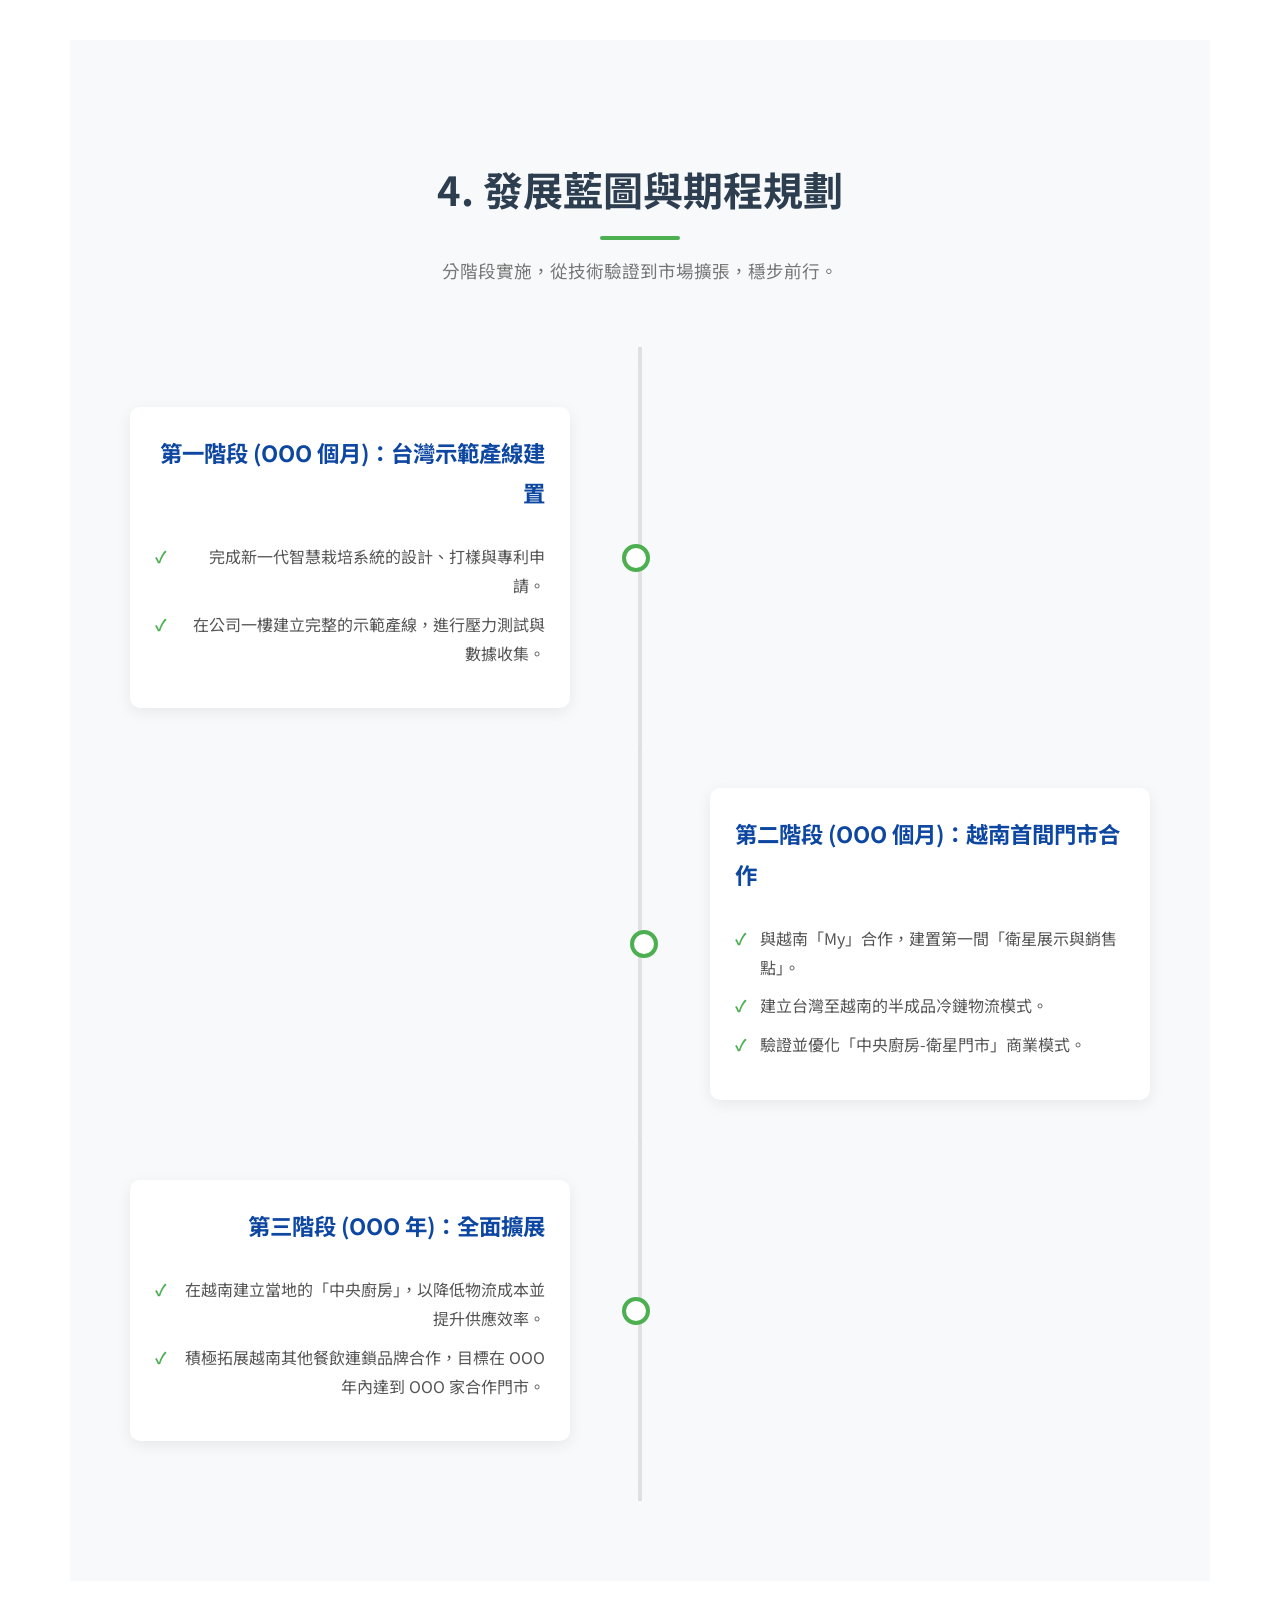
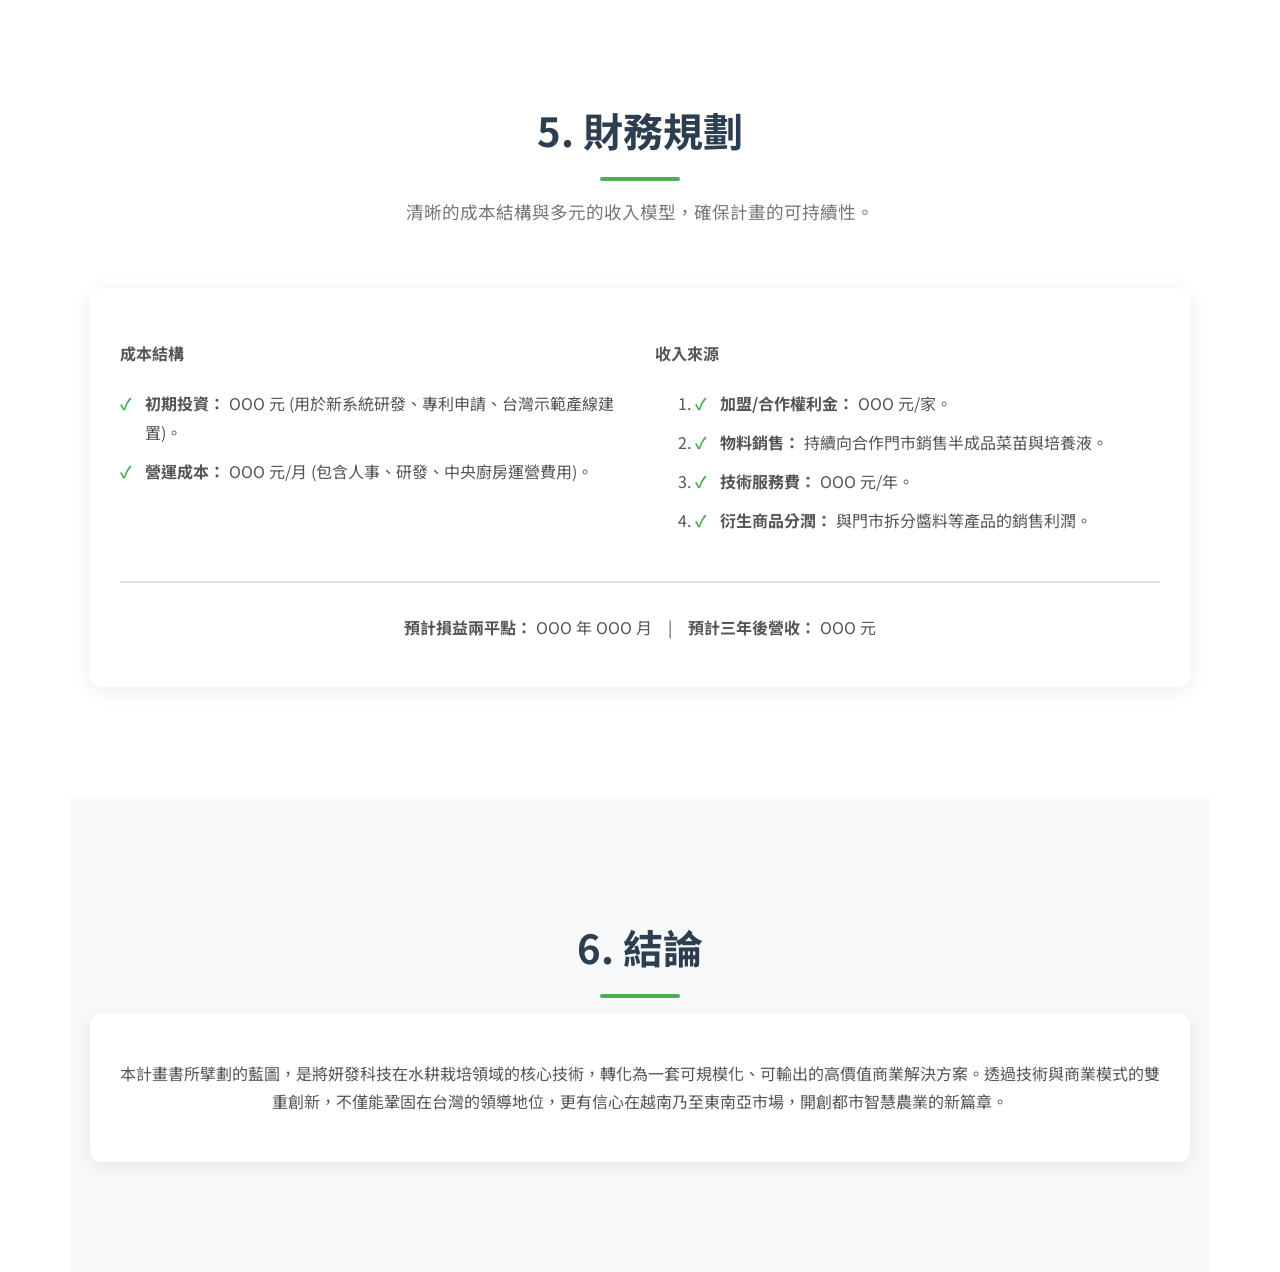
<file: 越南市場拓展商業計畫20250912.html>
<!DOCTYPE html>
<html lang="zh-Hant">
<head>
    <meta charset="UTF-8">
    <meta name="viewport" content="width=device-width, initial-scale=1.0">
    <title>新世代智慧農業整合方案 商業計畫書</title>
    <style>
        @import url('https://fonts.googleapis.com/css2?family=Noto+Sans+TC:wght@400;500;700&display=swap');

        :root {
            --primary-green: #4CAF50;
            --dark-green: #2E7D32;
            --light-green: #E8F5E9;
            --primary-blue: #2196F3;
            --dark-blue: #0D47A1;
            --text-dark: #2c3e50;
            --text-light: #555;
            --bg-light: #f8f9fa;
            --border-color: #e0e0e0;
        }

        html {
            scroll-behavior: smooth;
        }

        body {
            font-family: 'Noto Sans TC', sans-serif;
            margin: 0;
            line-height: 1.8;
            color: var(--text-light);
            background-color: #fff;
        }

        header {
            background: rgba(255, 255, 255, 0.9);
            backdrop-filter: blur(10px);
            position: sticky;
            top: 0;
            width: 100%;
            z-index: 1000;
            box-shadow: 0 2px 10px rgba(0,0,0,0.05);
            padding: 10px 0;
        }

        nav {
            max-width: 1200px;
            margin: 0 auto;
            display: flex;
            justify-content: center;
            align-items: center;
            padding: 0 20px;
        }
        
        nav a {
            color: var(--text-dark);
            text-decoration: none;
            padding: 10px 20px;
            font-weight: 500;
            position: relative;
            transition: color 0.3s;
        }

        nav a:hover {
            color: var(--primary-green);
        }

        nav a::after {
            content: '';
            position: absolute;
            width: 0;
            height: 2px;
            bottom: 0;
            left: 50%;
            transform: translateX(-50%);
            background-color: var(--primary-green);
            transition: width 0.3s ease-in-out;
        }

        nav a:hover::after {
            width: 80%;
        }

        .hero {
            height: 80vh;
            display: flex;
            align-items: center;
            justify-content: center;
            text-align: center;
            color: white;
            background: linear-gradient(rgba(1, 91, 3, 0.7), rgba(46, 125, 50, 0.6)), url('https://images.unsplash.com/photo-1597825368383-490c681ad8c8?ixlib=rb-4.0.3&q=85&fm=jpg&crop=entropy&cs=srgb&w=3600') no-repeat center center/cover;
            padding: 0 20px;
            animation: fadeIn 1s ease-in-out;
        }
        
        .hero-content {
            max-width: 900px;
        }

        .hero h1 {
            font-size: 3rem;
            margin-bottom: 10px;
            font-weight: 700;
            text-shadow: 2px 2px 8px rgba(0,0,0,0.5);
        }

        .hero h2 {
            font-size: 1.5rem;
            margin-bottom: 20px;
            font-weight: 400;
            color: rgba(255,255,255,0.9);
        }
        
        .hero p {
            font-size: 1rem;
            color: rgba(255,255,255,0.8);
        }

        .container {
            max-width: 1100px;
            margin: 0 auto;
            padding: 80px 20px;
        }
        
        section {
            opacity: 0;
            transform: translateY(30px);
            transition: opacity 0.8s ease-out, transform 0.8s ease-out;
        }

        section.visible {
            opacity: 1;
            transform: translateY(0);
        }
        
        h2.section-title {
            text-align: center;
            font-size: 2.5rem;
            font-weight: 700;
            color: var(--text-dark);
            margin-bottom: 15px;
            position: relative;
            padding-bottom: 15px;
        }

        h2.section-title::after {
            content: '';
            width: 80px;
            height: 4px;
            background: var(--primary-green);
            position: absolute;
            bottom: 0;
            left: 50%;
            transform: translateX(-50%);
            border-radius: 2px;
        }
        
        .section-subtitle {
            text-align: center;
            max-width: 700px;
            margin: 0 auto 60px auto;
            color: #777;
            font-size: 1.1rem;
        }

        .card {
            background: #fff;
            padding: 30px;
            border-radius: 12px;
            box-shadow: 0 4px 20px rgba(0,0,0,0.08);
            margin-bottom: 30px;
        }

        .grid-2 {
            display: grid;
            grid-template-columns: repeat(auto-fit, minmax(300px, 1fr));
            gap: 30px;
        }

        .tech-card h4 {
            font-size: 1.5rem;
            color: var(--dark-green);
            margin-top: 0;
        }

        ul {
            list-style: none;
            padding-left: 0;
        }
        
        li {
            padding-left: 25px;
            position: relative;
            margin-bottom: 10px;
        }
        
        li::before {
            content: '✓';
            color: var(--primary-green);
            font-weight: bold;
            position: absolute;
            left: 0;
        }
        
        .problem-section ul li::before {
            content: '✗';
            color: #e57373;
        }
        
        .roadmap {
            position: relative;
            padding: 20px 0;
        }

        .roadmap::before {
            content: '';
            position: absolute;
            left: 50%;
            top: 0;
            bottom: 0;
            width: 4px;
            background: #e0e0e0;
            transform: translateX(-50%);
        }

        .roadmap-item {
            padding: 40px;
            position: relative;
            width: 50%;
            box-sizing: border-box;
            background: rgba(255, 255, 255, 0.05); /* Transparent to show line */
        }

        .roadmap-item:nth-child(odd) {
            left: 0;
            padding-right: 70px;
            text-align: right;
        }

        .roadmap-item:nth-child(even) {
            left: 50%;
            padding-left: 70px;
        }
        
        .roadmap-item::after {
            content: '';
            position: absolute;
            top: 50%;
            width: 20px;
            height: 20px;
            border-radius: 50%;
            background: white;
            border: 4px solid var(--primary-green);
            transform: translateY(-50%);
        }

        .roadmap-item:nth-child(odd)::after {
            right: -10px;
        }

        .roadmap-item:nth-child(even)::after {
            left: -10px;
        }
        
        .roadmap-content {
            background: #fff;
            padding: 25px;
            border-radius: 10px;
            box-shadow: 0 4px 15px rgba(0,0,0,0.07);
        }
        
        .roadmap-content h4 {
            margin-top: 0;
            color: var(--dark-blue);
            font-size: 1.4rem;
        }

        .svg-container {
            text-align: center;
            margin: 40px 0;
            background: #fff;
            padding: 20px;
            border-radius: 15px;
            box-shadow: 0 5px 25px rgba(0,0,0,0.08);
        }
        
        .value-prop {
            border-left: 4px solid var(--border-color);
            padding-left: 20px;
            margin-top: 20px;
        }
        
        .value-prop h4 {
            margin-top: 0;
            font-size: 1.2rem;
            color: var(--text-dark);
        }
        
        .value-prop.partner { border-color: var(--primary-green); }
        .value-prop.consumer { border-color: var(--primary-blue); }
        .value-prop.company { border-color: #f57c00; }
        
        @keyframes fadeIn {
            from { opacity: 0; }
            to { opacity: 1; }
        }
        
    </style>
</head>
<body>

    <header>
        <nav>
            <a href="#summary">執行摘要</a>
            <a href="#technology">核心技術</a>
            <a href="#model">商業模式</a>
            <a href="#roadmap">發展藍圖</a>
            <a href="#financials">財務規劃</a>
        </nav>
    </header>

    <div class="hero">
        <div class="hero-content">
            <h1>新世代智慧農業整合方案</h1>
            <h2>暨 越南市場拓展商業計畫書</h2>
            <p>提案單位：妍發科技 | 討論日期：2025年9月12日</p>
        </div>
    </div>

    <main>
        <section id="summary" class="container">
            <h2 class="section-title">1. 執行摘要</h2>
            <p class="section-subtitle">透過技術創新與獨特商業模式，開創都市農業的嶄新未來。</p>
            <div class="card">
                <p>本計畫旨在透過革命性的內部技術創新與獨特的商業模式，解決當前都市農業面臨的成本、效率與擴展性三大痛點，並以此為基礎，開拓潛力巨大的越南市場。</p>
                <p>核心技術創新在於開發一套「動態升降LED光照系統」與「一體化壓克力栽培水盤」。此組合將徹底取代傳統固定式燈架與需頻繁清洗的保麗龍板，預期能將作物生長週期縮短約30%、顯著降低能耗與人力成本，並建立可申請專利的技術壁壘。</p>
                <p>針對越南市場，本計畫提出創新的「中央廚房 - 衛星門市 (Central Kitchen - Satellite Store)」商業模式。此模式將技術密集的育苗與獨家培養液調配作業集中化管理，再將半成品菜苗配送至越南合作夥伴「My」的餐廳門市。門市只需完成最後的簡易栽培與收成，即可透過店內的「玻璃屋 (Glass House)」展示型農場，為顧客提供最新鮮、看得見的安心蔬菜。此模式不僅大幅降低了海外合作夥伴的技術門檻與營運負擔，更能快速、標準化地複製成功經驗，實現品牌的規模化擴張。</p>
                <p>本計畫不僅是一次技術升級，更是一套完整的商業生態系統輸出方案，目標是成為亞洲都市智慧農業的領導品牌。</p>
            </div>
        </section>

        <section id="technology" class="container" style="background-color: var(--bg-light);">
            <h2 class="section-title">2. 核心技術與創新模式</h2>
            <p class="section-subtitle">從根本解決傳統水耕栽培的瓶頸，建立獨家競爭優勢。</p>
            
            <div class="card problem-section">
                <h3>現行水耕栽培的瓶頸</h3>
                <ul>
                    <li><strong>高昂的營運成本：</strong> 傳統產線高度依賴人力進行保麗龍板的清洗、消毒與植栽作業，且工業用電成本居高不下。</li>
                    <li><strong>靜態的光照效率：</strong> 固定的LED燈架無法適應蔬菜從苗期到成株的高度變化，造成前期光照距離過遠、能源浪費；後期又可能因距離過近而灼傷作物。</li>
                    <li><strong>衛生與耗材問題：</strong> 保麗龍板為消耗品，長期使用會產生耗損與衛生疑慮，清洗過程亦消耗大量水資源與人力。</li>
                </ul>
            </div>

            <h3>創新解決方案：新一代智慧栽培系統</h3>
            <div class="grid-2">
                <div class="card tech-card">
                    <h4>1. 一體化壓克力栽培水盤</h4>
                    <p><strong>設計：</strong> 取消傳統保麗龍板，改採客製化設計、一體成型的壓克力栽培水盤。水盤上直接設有標準化的植栽孔位，並採用抽屜式設計，便於拉出清洗與維護。</p>
                    <p><strong>優勢：</strong></p>
                    <ul>
                        <li>材質堅固耐用、易於清洗消毒，可重複使用多年。</li>
                        <li>大幅降低耗材成本與人力。</li>
                        <li>透明或半透明的設計更具科技感與展示性。</li>
                    </ul>
                </div>
                <div class="card tech-card">
                    <h4>2. 動態升降LED光照系統</h4>
                    <p><strong>概念：</strong> 引入「電梯式」升降概念，讓LED燈架模組能根據作物的生長階段，透過AI或預設程式自動調整高度。</p>
                    <p><strong>效益：</strong></p>
                    <ul>
                        <li><strong>加速生長：</strong> 最大化光能吸收效率，縮短作物生長週期。</li>
                        <li><strong>節省能源：</strong> 避免光能散失，並可設定間歇性光照。</li>
                        <li><strong>強化散熱：</strong> 可加裝小型風扇輔助散熱，降低空調依賴。</li>
                        <li><strong>提升品質：</strong> 精準的光照控制有助於提升蔬菜的口感與營養價值。</li>
                    </ul>
                </div>
            </div>
            <p style="text-align: center; font-weight: bold; color: var(--dark-green); margin-top: 20px;">此套系統將可申請發明專利，成為公司獨家的競爭優勢。</p>
        </section>

        <section id="model" class="container">
            <h2 class="section-title">3. 越南市場拓展商業模式</h2>
            <p class="section-subtitle">詳解「中央廚房-衛星門市」模式，一套為快速擴展而生的輕資產、高效率合作方案。</p>
            
            <div class="svg-container">
                <svg width="100%" viewBox="0 0 1200 650" xmlns="http://www.w3.org/2000/svg" font-family="'Noto Sans TC', sans-serif"><text x="600" y="50" font-size="32" font-weight="bold" text-anchor="middle" fill="#2c3e50">「中央廚房-衛星門市」商業模式</text><rect x="50" y="100" width="500" height="480" rx="20" ry="20" fill="#e8f5e9" stroke="#a5d6a7" stroke-width="2"/><g transform="translate(80, 130)"><path d="M10,40 h-5 v-20 l15,-15 l15,15 v20 h-5" fill="none" stroke="#388e3c" stroke-width="3" stroke-linejoin="round" stroke-linecap="round"/><path d="M25,25 l-10,10 h-5 l10,-10 l10,10 h-5 l-10,-10" fill="none" stroke="#388e3c" stroke-width="2"/><circle cx="20" cy="30" r="3" fill="#388e3c"/></g><text x="140" y="160" font-size="28" font-weight="600" fill="#1b5e20">中央廚房</text><text x="140" y="190" font-size="16" fill="#4caf50">(核心技術與供應中心)</text><line x1="80" y1="220" x2="520" y2="220" stroke="#c8e6c9" stroke-width="1.5"/><g transform="translate(80, 250)"><circle cx="15" cy="15" r="12" fill="#4caf50" opacity="0.2"/><path d="M10 10 L 20 20 M 10 20 L 20 10" stroke="#388e3c" stroke-width="2.5" stroke-linecap="round"/><text x="40" y="20" font-size="18" font-weight="500" fill="#2e7d32">職責：</text></g><g font-size="16" fill="#333"><text x="100" y="310">1. 高品質育苗：負責所有技術要求最高的育苗工作。</text><text x="100" y="340">2. 獨家培養液：統一調配與分裝獨家配方的培養液。</text><text x="100" y="370">3. 技術研發：持續進行品種改良與技術優化。</text><text x="100" y="400">4. 教育訓練：提供越南門市人員標準化的操作訓練。</text></g><g transform="translate(80, 450)"><circle cx="15" cy="15" r="12" fill="#ffc107" opacity="0.2"/><path d="M15,8 v10 M15 24 v-1" stroke="#f57f17" stroke-width="2.5" stroke-linecap="round"/><circle cx="15" cy="22" r="1" fill="#f57f17"/><text x="40" y="20" font-size="18" font-weight="500" fill="#2e7d32">定位：</text></g><g font-size="16" fill="#333"><text x="100" y="500">整個體系的「大腦」與「心臟」，確保所有衛星門市</text><text x="100" y="525">的產出品質一致。</text></g><rect x="650" y="100" width="500" height="480" rx="20" ry="20" fill="#e3f2fd" stroke="#90caf9" stroke-width="2"/><g transform="translate(680, 130)"><path d="M0,40 h40 v-20 h-10 l-10,-15 l-10,15 h-10 z" fill="none" stroke="#1976d2" stroke-width="3" stroke-linejoin="round"/><path d="M10,40 v-15 M30,40 v-15" stroke="#1976d2" stroke-width="2"/></g><text x="740" y="160" font-size="28" font-weight="600" fill="#0d47a1">衛星「玻璃屋」門市</text><text x="740" y="190" font-size="16" fill="#42a5f5">(展示與銷售點)</text><line x1="680" y1="220" x2="1120" y2="220" stroke="#bbdefb" stroke-width="1.5"/><g transform="translate(680, 250)"><circle cx="15" cy="15" r="12" fill="#42a5f5" opacity="0.2"/><path d="M10 10 L 20 20 M 10 20 L 20 10" stroke="#1976d2" stroke-width="2.5" stroke-linecap="round"/><text x="40" y="20" font-size="18" font-weight="500" fill="#1565c0">職責：</text></g><g font-size="16" fill="#333"><text x="700" y="310">1. 簡易栽培：接收半成品菜苗，簡易維護。</text><text x="700" y="340">2. 新鮮收成：每日收成，供應餐廳與販售。</text><text x="700" y="370">3. 顧客體驗：打造「現摘現吃」的獨特體驗。</text></g><g transform="translate(680, 450)"><circle cx="15" cy="15" r="12" fill="#ffc107" opacity="0.2"/><path d="M15,8 v10 M15 24 v-1" stroke="#f57f17" stroke-width="2.5" stroke-linecap="round"/><circle cx="15" cy="22" r="1" fill="#f57f17"/><text x="40" y="20" font-size="18" font-weight="500" fill="#1565c0">定位：</text></g><g font-size="16" fill="#333"><text x="700" y="500">品牌的「門面」與「觸角」，直接面對消費者，</text><text x="700" y="525">創造營收。</text></g><defs><marker id="arrowhead-green" markerWidth="10" markerHeight="7" refX="0" refY="3.5" orient="auto"><polygon points="0 0, 10 3.5, 0 7" fill="#2e7d32"/></marker><marker id="arrowhead-blue" markerWidth="10" markerHeight="7" refX="0" refY="3.5" orient="auto"><polygon points="0 0, 10 3.5, 0 7" fill="#1565c0"/></marker></defs><path d="M 550,250 C 580,210 620,210 650,250" stroke="#2e7d32" stroke-width="2.5" fill="none" marker-end="url(#arrowhead-green)"/><text x="600" y="220" font-size="14" font-weight="500" text-anchor="middle" fill="#2e7d32">半成品菜苗 &amp; 培養液配送</text><path d="M 650,450 C 620,490 580,490 550,450" stroke="#1565c0" stroke-width="2.5" fill="none" marker-end="url(#arrowhead-blue)"/><text x="600" y="495" font-size="14" font-weight="500" text-anchor="middle" fill="#1565c0">訂單 &amp; 數據回饋</text></svg>
            </div>
            
            <h3>具體運作流程</h3>
            <ol>
                <li><strong>訂單與生產：</strong> 越南門市根據預估需求向中央廚房下訂單。中央廚房排程進行育苗。</li>
                <li><strong>半成品配送：</strong> 將已生長1-2週的健壯菜苗，連同預分裝好的培養液，透過冷鏈物流配送至越南各門市。</li>
                <li><strong>上架栽培：</strong> 門市人員將菜苗簡單地放置到店內展示產線的孔位上，並倒入培養液。整個過程僅需極少時間與訓練。</li>
                <li><strong>展示與銷售：</strong> 在接下來的1-2週內，顧客可以在用餐時欣賞蔬菜的生長。門市可規劃「週一的菜」、「週二的菜」，創造每日不同的新鮮主題。</li>
                <li><strong>衍生商品銷售：</strong> 顧客在體驗後，不僅可以購買新鮮蔬菜帶回家，還可以購買餐廳搭配的獨家醬料與調味品，創造額外營收。</li>
                <li><strong>循環作業：</strong> 門市收成完一批後，下一批來自中央廚房的菜苗即可無縫接軌補上。</li>
            </ol>
            
            <h3>模式優勢與價值主張</h3>
            <div class="grid-2">
                <div class="value-prop partner">
                    <h4>對合作夥伴 (My)</h4>
                    <ul>
                        <li><strong>低技術門檻：</strong> 無需了解複雜的育苗技術與培養液配方。</li>
                        <li><strong>低風險營運：</strong> 簡化了日常操作，減少了因人為失誤導致栽培失敗的風險。</li>
                        <li><strong>高品牌價值：</strong> 直接獲得一個兼具科技感、新鮮、安心的品牌形象，提升餐廳的附加價值。</li>
                    </ul>
                </div>
                <div class="value-prop consumer">
                    <h4>對消費者</h4>
                    <ul>
                        <li><strong>絕對新鮮：</strong> 提供從產地到餐桌「零距離」的蔬菜。</li>
                        <li><strong>食品安全：</strong> 生長過程透明可見，杜絕農藥與污染的疑慮。</li>
                        <li><strong>獨特體驗：</strong> 結合餐飲與現代農業，創造獨一無二的消費體驗。</li>
                    </ul>
                </div>
                <div class="value-prop company" style="grid-column: 1 / -1;">
                     <h4>對本公司</h4>
                    <ul>
                        <li><strong>快速擴展：</strong> 此模式易於複製，有利於迅速增加合作門市數量。</li>
                        <li><strong>保護核心技術：</strong> 將關鍵技術（尤其是培養液配方）留在中央廚房，避免技術外流。</li>
                        <li><strong>穩定的收入來源：</strong> 透過持續供應菜苗與培養液，創造穩定的現金流。</li>
                    </ul>
                </div>
            </div>
        </section>

        <section id="roadmap" class="container" style="background-color: var(--bg-light);">
            <h2 class="section-title">4. 發展藍圖與期程規劃</h2>
            <p class="section-subtitle">分階段實施，從技術驗證到市場擴張，穩步前行。</p>
            <div class="roadmap">
                <div class="roadmap-item">
                    <div class="roadmap-content">
                        <h4>第一階段 (OOO 個月)：台灣示範產線建置</h4>
                        <ul>
                            <li>完成新一代智慧栽培系統的設計、打樣與專利申請。</li>
                            <li>在公司一樓建立完整的示範產線，進行壓力測試與數據收集。</li>
                        </ul>
                    </div>
                </div>
                <div class="roadmap-item">
                    <div class="roadmap-content">
                        <h4>第二階段 (OOO 個月)：越南首間門市合作</h4>
                        <ul>
                            <li>與越南「My」合作，建置第一間「衛星展示與銷售點」。</li>
                            <li>建立台灣至越南的半成品冷鏈物流模式。</li>
                            <li>驗證並優化「中央廚房-衛星門市」商業模式。</li>
                        </ul>
                    </div>
                </div>
                 <div class="roadmap-item">
                    <div class="roadmap-content">
                        <h4>第三階段 (OOO 年)：全面擴展</h4>
                        <ul>
                            <li>在越南建立當地的「中央廚房」，以降低物流成本並提升供應效率。</li>
                            <li>積極拓展越南其他餐飲連鎖品牌合作，目標在 OOO 年內達到 OOO 家合作門市。</li>
                        </ul>
                    </div>
                </div>
            </div>
        </section>

        <section id="financials" class="container">
            <h2 class="section-title">5. 財務規劃</h2>
            <p class="section-subtitle">清晰的成本結構與多元的收入模型，確保計畫的可持續性。</p>
            <div class="card">
                <div class="grid-2">
                    <div>
                        <h4>成本結構</h4>
                        <ul>
                            <li><strong>初期投資：</strong> OOO 元 (用於新系統研發、專利申請、台灣示範產線建置)。</li>
                            <li><strong>營運成本：</strong> OOO 元/月 (包含人事、研發、中央廚房運營費用)。</li>
                        </ul>
                    </div>
                    <div>
                        <h4>收入來源</h4>
                        <ol>
                            <li><strong>加盟/合作權利金：</strong> OOO 元/家。</li>
                            <li><strong>物料銷售：</strong> 持續向合作門市銷售半成品菜苗與培養液。</li>
                            <li><strong>技術服務費：</strong> OOO 元/年。</li>
                            <li><strong>衍生商品分潤：</strong> 與門市拆分醬料等產品的銷售利潤。</li>
                        </ol>
                    </div>
                </div>
                 <hr style="border: 1px solid var(--border-color); margin: 30px 0;">
                <p style="text-align: center;"><strong>預計損益兩平點：</strong> OOO 年 OOO 月 &nbsp;&nbsp;&nbsp;|&nbsp;&nbsp;&nbsp; <strong>預計三年後營收：</strong> OOO 元</p>
            </div>
        </section>

        <section id="conclusion" class="container" style="background-color: var(--bg-light);">
            <h2 class="section-title">6. 結論</h2>
            <div class="card" style="text-align: center;">
                <p>本計畫書所擘劃的藍圖，是將妍發科技在水耕栽培領域的核心技術，轉化為一套可規模化、可輸出的高價值商業解決方案。透過技術與商業模式的雙重創新，不僅能鞏固在台灣的領導地位，更有信心在越南乃至東南亞市場，開創都市智慧農業的新篇章。</p>
            </div>
        </section>
    </main>

    <script>
        const sections = document.querySelectorAll('section');
        const options = {
            root: null,
            threshold: 0.1,
            rootMargin: "0px"
        };
        const observer = new IntersectionObserver(function(entries, observer) {
            entries.forEach(entry => {
                if (!entry.isIntersecting) {
                    return;
                }
                entry.target.classList.add('visible');
                observer.unobserve(entry.target);
            });
        }, options);
        sections.forEach(section => {
            observer.observe(section);
        });
    </script>
</body>
</html>
</file>
<file: purple-magic-cube/style.css>
:root{
  --bg:#09050f;--panel:rgba(25,14,40,.88);--line:rgba(232,210,255,.16);
  --txt:#fbf7ff;--muted:#cdbbdf;--accent:#9b4dee;--shadow:0 24px 70px rgba(0,0,0,.42)
}
*{box-sizing:border-box}
html,body{margin:0;min-height:100%;font-family:-apple-system,BlinkMacSystemFont,"Segoe UI","Noto Sans TC",sans-serif;color:var(--txt);background:radial-gradient(circle at 72% 8%,#38135c 0,#12081f 38%,#040308 82%)}
body{overflow:auto}
button,input{font:inherit}
.app{min-height:100dvh;display:grid;grid-template-columns:minmax(0,1fr) 320px;gap:14px;padding:14px;align-items:start}
.main{min-width:0;display:flex;flex-direction:column;gap:10px}
.stage{height:clamp(440px,calc(100dvh - 190px),760px);min-height:440px;position:relative;border:1px solid var(--line);border-radius:24px;overflow:hidden;background:radial-gradient(circle at 65% 22%,rgba(168,85,247,.20),transparent 38%),linear-gradient(145deg,rgba(58,30,86,.34),rgba(9,6,15,.92));box-shadow:var(--shadow)}
.stage:before{content:"";position:absolute;inset:0;background:radial-gradient(circle at 52% 42%,rgba(255,255,255,.04),transparent 28%);pointer-events:none}
#cubeCanvas{width:100%;height:100%;display:block;touch-action:none;cursor:grab}
#cubeCanvas.dragging{cursor:grabbing}
.brand{position:absolute;left:20px;top:16px;pointer-events:none;text-shadow:0 2px 14px rgba(0,0,0,.45)}
.brand h1{margin:0;font-size:21px;letter-spacing:.04em}.brand p{margin:4px 0 0;color:var(--muted);font-size:11px}
.hint{position:absolute;left:50%;bottom:12px;transform:translateX(-50%);max-width:calc(100% - 20px);padding:7px 11px;border:1px solid var(--line);border-radius:999px;background:rgba(12,7,20,.72);backdrop-filter:blur(10px);color:#eadff6;font-size:10px;text-align:center;white-space:nowrap;pointer-events:none}
.card{background:var(--panel);border:1px solid var(--line);border-radius:18px;padding:13px;backdrop-filter:blur(16px);box-shadow:0 12px 34px rgba(0,0,0,.18)}
.card h2{font-size:13px;margin:0 0 10px;color:#f2e8ff;letter-spacing:.04em}
.move-card{position:relative;z-index:2}
.move-head{display:flex;justify-content:space-between;align-items:center;gap:8px;margin-bottom:10px}.move-head h2{margin:0}.move-head small{color:var(--muted);font-size:10px}
.moves{display:grid;grid-template-columns:repeat(6,minmax(0,1fr));gap:7px}
button{appearance:none;border:1px solid rgba(232,213,255,.20);background:linear-gradient(180deg,rgba(135,69,195,.33),rgba(70,34,105,.25));color:#fff;border-radius:12px;padding:10px 8px;font-weight:700;cursor:pointer;touch-action:manipulation;transition:.15s transform,.15s background,.15s border-color}
button:hover{background:linear-gradient(180deg,rgba(173,91,242,.42),rgba(82,39,122,.30));border-color:rgba(232,213,255,.34)}button:active{transform:translateY(1px) scale(.99)}button.primary{background:linear-gradient(135deg,#9b4dee,#6d28d9);border-color:#bc8cf2}
.moves button{font:700 14px ui-monospace,SFMono-Regular,Menlo,monospace;min-height:44px}
.legend{margin-top:8px;color:var(--muted);font-size:10px;line-height:1.55}
.sidebar{display:flex;flex-direction:column;gap:10px}
.status{display:grid;grid-template-columns:1fr 1fr;gap:8px;margin-bottom:10px}.metric{background:rgba(255,255,255,.04);border:1px solid rgba(255,255,255,.06);border-radius:12px;padding:9px}.metric span{display:block;color:var(--muted);font-size:9px;margin-bottom:3px}.metric strong{font-size:14px}
.toolbar{display:grid;grid-template-columns:1fr 1fr;gap:7px}.row{display:flex;align-items:center;gap:9px;margin:10px 0}.row label{min-width:70px;color:var(--muted);font-size:11px}.row input{width:100%;accent-color:#a855f7}.switch{display:flex;align-items:center;justify-content:space-between;gap:12px;color:var(--muted);font-size:11px;margin-top:10px}.switch input{accent-color:#8b5cf6}.note{color:var(--muted);font-size:10px;line-height:1.65}
.child-toggle{margin-top:10px;padding-top:10px;border-top:1px solid rgba(255,255,255,.08)}
.child-copy{margin-top:6px;color:var(--muted);font-size:9px;line-height:1.5}
.completion{position:fixed;inset:0;z-index:50;display:grid;place-items:center;background:rgba(8,4,14,.56);backdrop-filter:blur(8px);opacity:0;pointer-events:none;transition:.25s opacity}
.completion.show{opacity:1;pointer-events:auto}
.completion-card{position:relative;width:min(88vw,420px);padding:28px 24px 22px;text-align:center;border-radius:24px;border:1px solid rgba(232,210,255,.28);background:linear-gradient(160deg,rgba(62,29,96,.97),rgba(20,10,33,.97));box-shadow:0 30px 100px rgba(0,0,0,.55);transform:scale(.92);transition:.28s transform;overflow:hidden}
.completion.show .completion-card{transform:scale(1)}
.completion-icon{font-size:54px;line-height:1;margin-bottom:10px;filter:drop-shadow(0 8px 20px rgba(196,125,255,.35))}
.completion-card h3{margin:0 0 7px;font-size:25px}.completion-card p{margin:0 0 16px;color:#e1d2ee;font-size:13px;line-height:1.6}.completion-card button{min-width:140px}
.confetti{position:absolute;inset:0;pointer-events:none;overflow:hidden}.confetti i{position:absolute;top:-20px;width:8px;height:14px;border-radius:2px;opacity:.9;animation:fall var(--d) linear var(--delay) forwards;transform:rotate(var(--r))}.confetti i:nth-child(3n){background:#c084fc}.confetti i:nth-child(3n+1){background:#8b5cf6}.confetti i:nth-child(3n+2){background:#f0abfc}
@keyframes fall{to{transform:translate3d(var(--x),520px,0) rotate(540deg);opacity:.15}}
body.child-mode .moves{grid-template-columns:repeat(4,minmax(0,1fr))}
body.child-mode .moves button{min-height:58px;font-size:19px;border-radius:15px}
body.child-mode .toolbar button{min-height:50px;font-size:15px}
body.child-mode .card h2{font-size:16px}
body.child-mode .legend{font-size:12px}
body.child-mode .metric span{font-size:11px}body.child-mode .metric strong{font-size:17px}
body.child-mode .advanced-card{display:none}
body.child-mode .note-card{display:none}
body.child-mode .stage{height:clamp(390px,60dvh,650px)}
@media(max-width:900px){
 .app{grid-template-columns:1fr;padding:8px;gap:10px}.main{gap:8px}.stage{height:clamp(340px,58dvh,560px);min-height:340px}.sidebar{gap:8px}.brand{left:14px;top:12px}.brand h1{font-size:18px}.moves{grid-template-columns:repeat(6,1fr)}
}
@media(max-width:560px){
 .stage{height:52dvh;min-height:310px;max-height:460px;border-radius:18px}.moves{grid-template-columns:repeat(4,1fr)}.moves button{min-height:46px;font-size:15px}.move-head small{display:none}.hint{bottom:8px;font-size:9px;padding:6px 8px;white-space:normal;width:max-content}.card{border-radius:15px;padding:11px}
}
@media(max-width:390px){.moves{grid-template-columns:repeat(3,1fr)}.stage{height:49dvh;min-height:290px}.brand p{display:none}}
</file>
